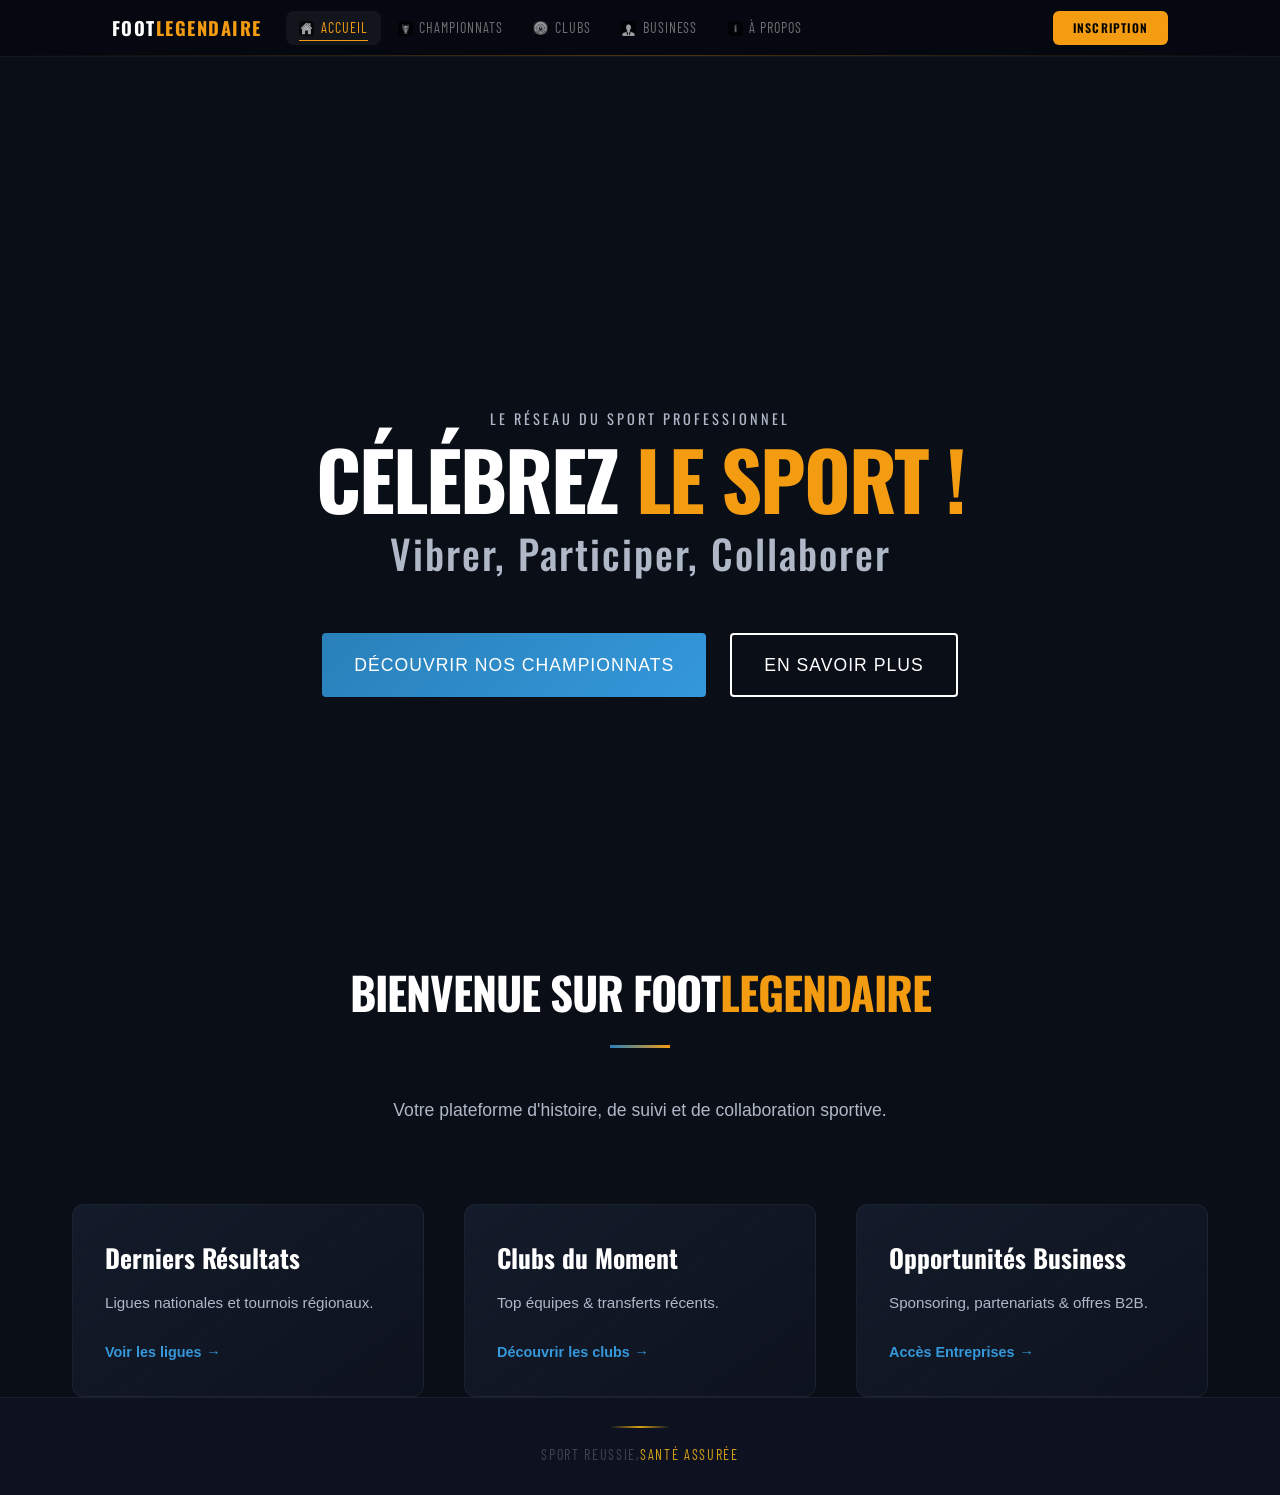
<file: index.html>
<!DOCTYPE html>
<html lang="fr">
<head>
    <meta charset="UTF-8">
    <meta name="viewport" content="width=device-width, initial-scale=1.0">
    <title>Footlegendaire-Passionant</title>
    <link rel="stylesheet" href="style.css">
    <link href="https://fonts.googleapis.com/css2?family=Oswald:wght@600;700&family=Barlow+Condensed:wght@400&display=swap" rel="stylesheet">
   
</head>
<body>
    <header>
        <div class="container">
            <div>

                <div class="logo">
                    FOOT<span class="accent">LEGENDAIRE</span> 
                </div>
                <ul class="nav-links">
                    <li>
                        <a href="index.html" class="active">
                            <img src="image/Home.jpeg" alt="" class="nav-img">
                            Accueil
                        </a>
                    </li>
                    <li>
                        <a href="championat.html">
                            <img src="image/Trophy.jpeg" alt="" class="nav-img">
                            Championnats
                        </a>
                    </li>
                    <li>
                        <a href="club.html">
                            <img src="image/club.jpeg" alt="" class="nav-img">
                            Clubs
                        </a>
                    </li>
                    <li>
                        <a href="business.html">
                            <img src="image/busness.jpeg" alt="" class="nav-img">
                            Business
                        </a>
                    </li>
                    <li>
                        <a href="apropos.html">
                            <img src="image/apropos.jpeg" alt="" class="nav-img">
                            À propos
                        </a>
                    </li>
                </ul>    
                    <a href="form.html" class="inscription">Inscription</a>
                </div>
            </div>    
        </div>
    </header>
    <main class="content-section container">
         <section class="hero-section">
        
        <div class="container hero-container">
            <div class="hero-content">
                <p class="hero-subtitle">Le Réseau du Sport Professionnel</p>
                <h1>CÉLÉBREZ <span class="accent-text">LE SPORT !</span></h1>
                <h2>Vibrer, Participer, Collaborer</h2>
                <div class="hero-btns">
                    <a href="championat.html" class="btn-primary-lg">DÉCOUVRIR NOS CHAMPIONNATS</a>
                    <a href="apropos.html" class="btn-secondary-lg">EN SAVOIR PLUS</a>
                </div>
            </div>
        </div>
    </section>
        <div class="section-title">
            <h2>Bienvenue sur <span class="logo-font">Foot<span class="accent">Legendaire</span></span></h2>
            <div class="divider"></div>
        </div>

        <p class="lead">Votre plateforme d'histoire, de suivi et de collaboration sportive.</p>

        <div class="grid-layout">

            <div class="styled-card">
                <h3>Derniers Résultats</h3>
                <p>Ligues nationales et tournois régionaux.</p>
                <a href="championat.html" class="card-link">Voir les ligues <span class="card-arrow">→</span></a>
            </div>

            <div class="styled-card">
                <h3>Clubs du Moment</h3>
                <p>Top équipes &amp; transferts récents.</p>
                <a href="club.html" class="card-link">Découvrir les clubs <span class="card-arrow">→</span></a>
            </div>

            <div class="styled-card">
                <h3>Opportunités Business</h3>
                <p>Sponsoring, partenariats &amp; offres B2B.</p>
                <a href="business.html" class="card-link">Accès Entreprises <span class="card-arrow">→</span></a>
            </div>

        </div>
    </main>
    <footer>
        <p>Sport reussie,<span>santé assurée</span></p>
    </footer>

</body>
</html>
</file>
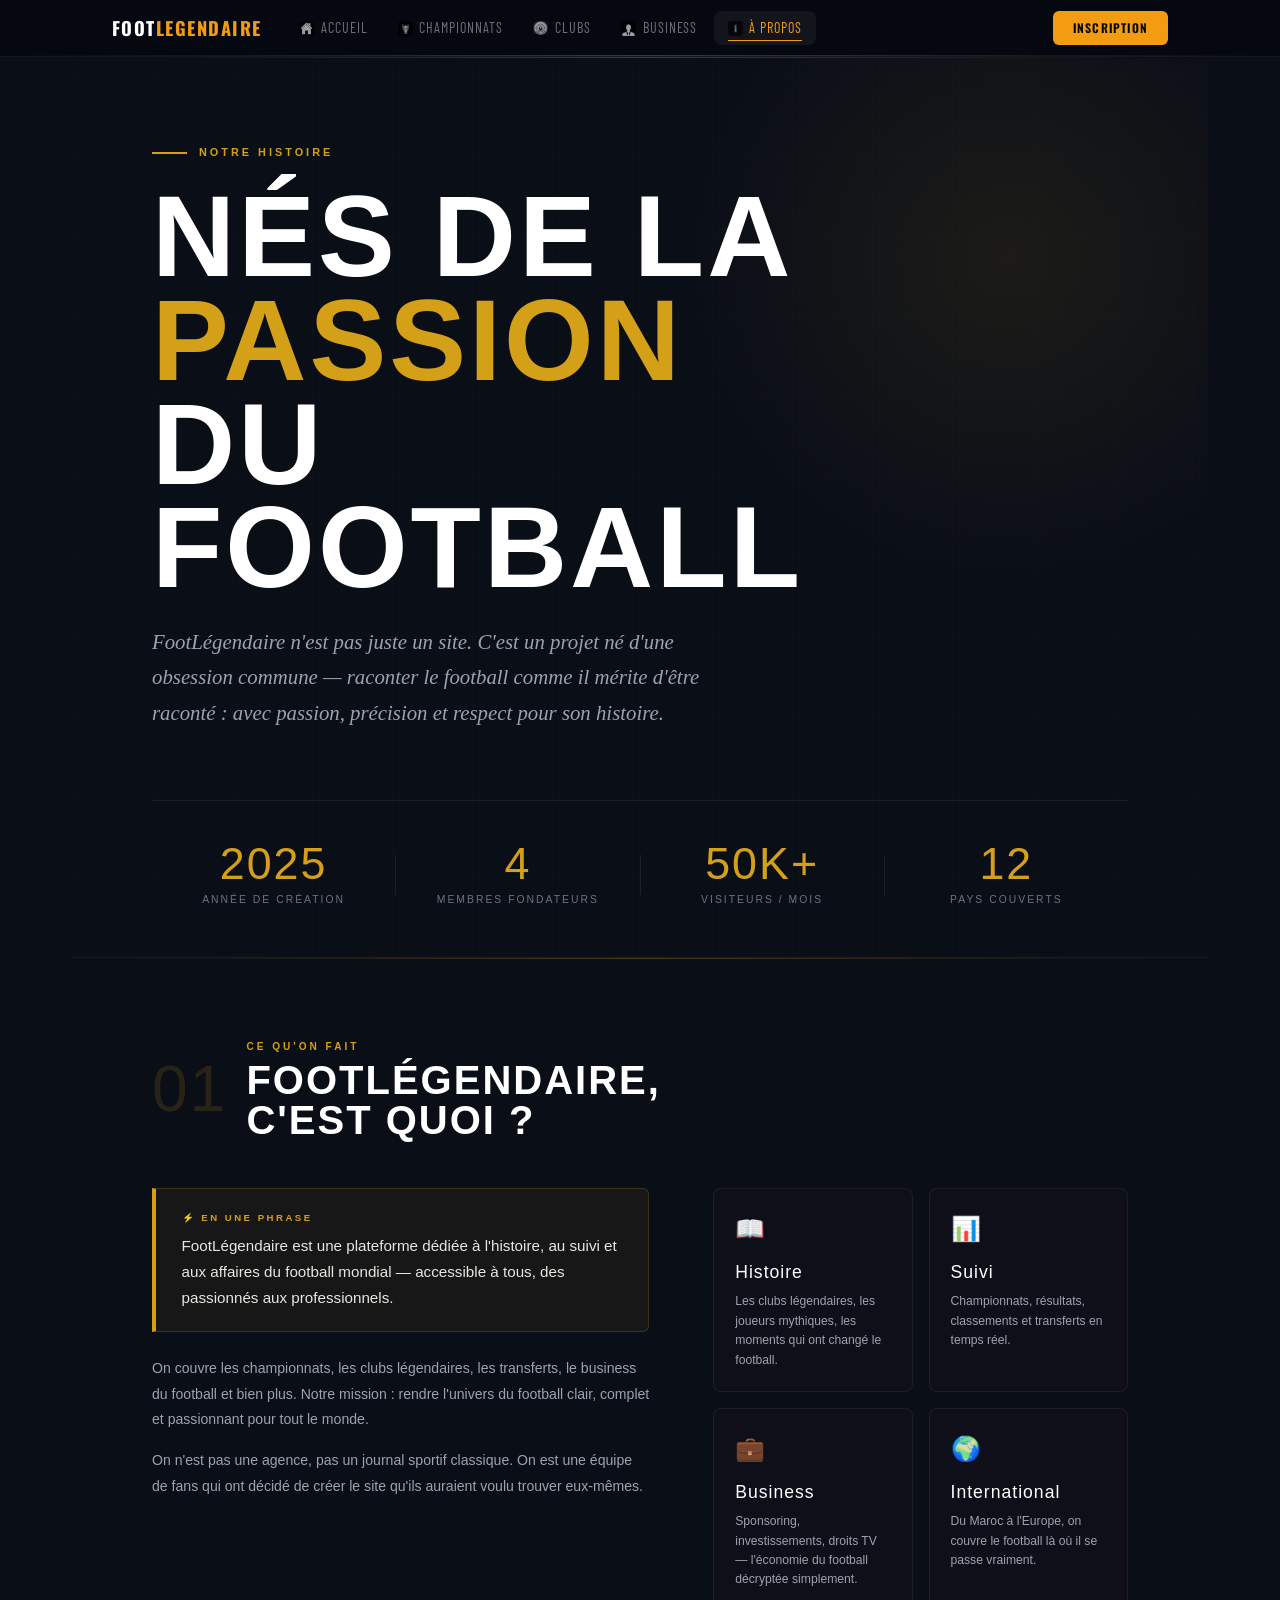
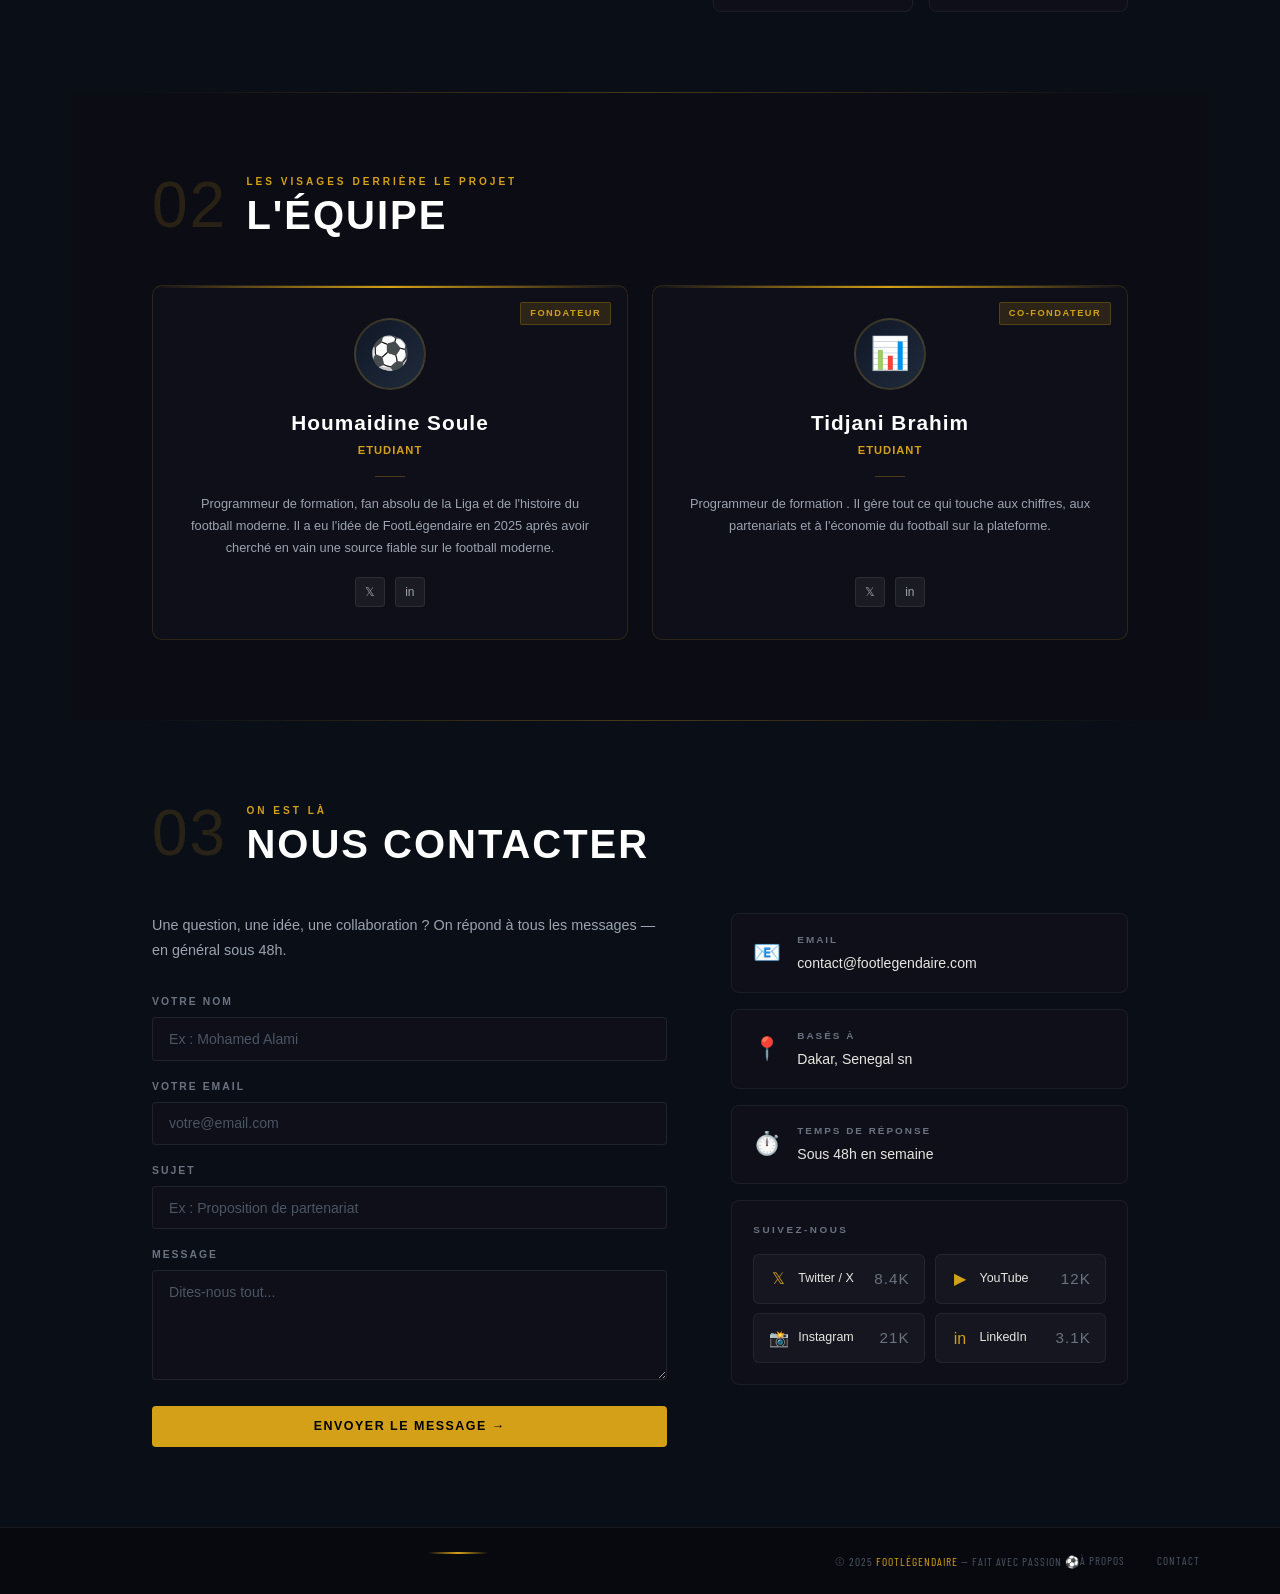
<file: apropos.html>
<!DOCTYPE html>
<html lang="fr">
<head>
    <meta charset="UTF-8">
    <meta name="viewport" content="width=device-width, initial-scale=1.0">
    <title>Footlegendaire-Passionant</title>
    <link rel="stylesheet" href="style.css">
    <link href="https://fonts.googleapis.com/css2?family=Oswald:wght@600;700&family=Barlow+Condensed:wght@400&display=swap" rel="stylesheet">
    <link rel="stylesheet" href="apropos.css">
</head>
<body>
    <header>
        <div class="container">
            <div>

                <div class="logo">
                    FOOT<span class="accent">LEGENDAIRE</span> 
                </div>
                <ul class="nav-links">
                    <li>
                        <a href="index.html">
                            <img src="image/Home.jpeg" alt="" class="nav-img">
                            Accueil
                        </a>
                    </li>
                    <li>
                        <a href="championat.html">
                            <img src="image/Trophy.jpeg" alt="" class="nav-img">
                            Championnats
                        </a>
                    </li>
                    <li>
                        <a href="club.html">
                            <img src="image/club.jpeg" alt="" class="nav-img">
                            Clubs
                        </a>
                    </li>
                    <li>
                        <a href="business.html">
                            <img src="image/busness.jpeg" alt="" class="nav-img">
                            Business
                        </a>
                    </li>
                    <li>
                        <a href="apropos.html" class="active">
                            <img src="image/apropos.jpeg" alt="" class="nav-img">
                            À propos
                        </a>
                    </li>
                </ul>    
                    <a href="form.html" class="inscription">Inscription</a>
                </div>
            </div>    
        </div>
    </header>
    <main class="content-section container">
        <div class="separateur"></div>
       <!-- ══════════════════════════════
       HERO
  ══════════════════════════════ -->
  <section class="section-hero">
    <div class="motif-hero"></div>
    <div class="lueur-hero"></div>

    <div class="contenu-hero">
      <div class="etiquette-hero">
        <div class="barre-etiquette"></div>
        <span>Notre histoire</span>
      </div>
      <h1 class="titre-hero">
        NÉS DE LA<br>
        <span class="accent-or">PASSION</span><br>
        DU FOOTBALL
      </h1>
      <p class="chapeau-hero">
        FootLégendaire n'est pas juste un site. C'est un projet né d'une obsession commune — raconter le football comme il mérite d'être raconté : avec passion, précision et respect pour son histoire.
      </p>
    </div>

    <div class="stat-hero-grille">
      <div class="stat-hero-item">
        <div class="stat-hero-valeur">2025</div>
        <div class="stat-hero-label">Année de création</div>
      </div>
      <div class="stat-hero-separateur"></div>
      <div class="stat-hero-item">
        <div class="stat-hero-valeur">4</div>
        <div class="stat-hero-label">Membres fondateurs</div>
      </div>
      <div class="stat-hero-separateur"></div>
      <div class="stat-hero-item">
        <div class="stat-hero-valeur">50K+</div>
        <div class="stat-hero-label">Visiteurs / mois</div>
      </div>
      <div class="stat-hero-separateur"></div>
      <div class="stat-hero-item">
        <div class="stat-hero-valeur">12</div>
        <div class="stat-hero-label">Pays couverts</div>
      </div>
    </div>
  </section>

  <div class="separateur"></div>

  <!-- ══════════════════════════════
       PRÉSENTATION DU SITE
  ══════════════════════════════ -->
  <section class="section-presentation">

    <div class="en-tete-section">
      <div class="numero-section">01</div>
      <div>
        <div class="sous-titre-section">Ce qu'on fait</div>
        <h2 class="titre-section">FOOTLÉGENDAIRE,<br>C'EST QUOI ?</h2>
      </div>
    </div>

    <div class="mise-en-page-presentation">

      <div class="colonne-texte">
        <div class="boite-resume">
          <div class="label-boite">⚡ En une phrase</div>
          <p class="texte-boite">FootLégendaire est une plateforme dédiée à l'histoire, au suivi et aux affaires du football mondial — accessible à tous, des passionnés aux professionnels.</p>
        </div>
        <p class="paragraphe">On couvre les championnats, les clubs légendaires, les transferts, le business du football et bien plus. Notre mission : rendre l'univers du football clair, complet et passionnant pour tout le monde.</p>
        <p class="paragraphe">On n'est pas une agence, pas un journal sportif classique. On est une équipe de fans qui ont décidé de créer le site qu'ils auraient voulu trouver eux-mêmes.</p>
      </div>

      <div class="colonne-piliers">
        <div class="carte-pilier">
          <div class="icone-pilier">📖</div>
          <div class="nom-pilier">Histoire</div>
          <div class="desc-pilier">Les clubs légendaires, les joueurs mythiques, les moments qui ont changé le football.</div>
        </div>
        <div class="carte-pilier">
          <div class="icone-pilier">📊</div>
          <div class="nom-pilier">Suivi</div>
          <div class="desc-pilier">Championnats, résultats, classements et transferts en temps réel.</div>
        </div>
        <div class="carte-pilier">
          <div class="icone-pilier">💼</div>
          <div class="nom-pilier">Business</div>
          <div class="desc-pilier">Sponsoring, investissements, droits TV — l'économie du football décryptée simplement.</div>
        </div>
        <div class="carte-pilier">
          <div class="icone-pilier">🌍</div>
          <div class="nom-pilier">International</div>
          <div class="desc-pilier">Du Maroc à l'Europe, on couvre le football là où il se passe vraiment.</div>
        </div>
      </div>

    </div>
  </section>

  <div class="separateur"></div>

  <!-- ══════════════════════════════
       ÉQUIPE
  ══════════════════════════════ -->
  <section class="section-equipe">

    <div class="en-tete-section">
      <div class="numero-section">02</div>
      <div>
        <div class="sous-titre-section">Les visages derrière le projet</div>
        <h2 class="titre-section">L'ÉQUIPE</h2>
      </div>
    </div>

    <div class="grille-equipe">

      <div class="carte-membre fondateur">
        <div class="badge-role">Fondateur</div>
        <div class="avatar-membre">⚽</div>
        <h3 class="nom-membre">Houmaidine Soule</h3>
        <p class="poste-membre">Etudiant</p>
        <div class="separateur-membre"></div>
        <p class="bio-membre">Programmeur de formation, fan absolu de la Liga et de l'histoire du football moderne. Il a eu l'idée de FootLégendaire en 2025 après avoir cherché en vain une source fiable sur le football moderne.</p>
        <div class="reseaux-membre">
          <a href="#" class="lien-reseau">𝕏</a>
          <a href="#" class="lien-reseau">in</a>
        </div>
      </div>

      <div class="carte-membre fondateur">
        <div class="badge-role">Co-fondateur</div>
        <div class="avatar-membre">📊</div>
        <h3 class="nom-membre">Tidjani Brahim</h3>
        <p class="poste-membre">Etudiant</p>
        <div class="separateur-membre"></div>
        <p class="bio-membre">Programmeur de formation . Il gère tout ce qui touche aux chiffres, aux partenariats et à l'économie du football sur la plateforme.</p>
        <div class="reseaux-membre">
          <a href="#" class="lien-reseau">𝕏</a>
          <a href="#" class="lien-reseau">in</a>
        </div>
      </div>

      

    </div>
  </section>

  <div class="separateur"></div>

  <!-- ══════════════════════════════
       CONTACT & RÉSEAUX
  ══════════════════════════════ -->
  <section class="section-contact">

    <div class="en-tete-section">
      <div class="numero-section">03</div>
      <div>
        <div class="sous-titre-section">On est là</div>
        <h2 class="titre-section">NOUS CONTACTER</h2>
      </div>
    </div>

    <div class="mise-en-page-contact">

      <!-- Formulaire -->
      <div class="bloc-formulaire">
        <p class="intro-contact">Une question, une idée, une collaboration ? On répond à tous les messages — en général sous 48h.</p>

        <div class="champ-formulaire">
          <label class="label-champ">Votre nom</label>
          <input type="text" class="input-champ" placeholder="Ex : Mohamed Alami">
        </div>
        <div class="champ-formulaire">
          <label class="label-champ">Votre email</label>
          <input type="email" class="input-champ" placeholder="votre@email.com">
        </div>
        <div class="champ-formulaire">
          <label class="label-champ">Sujet</label>
          <input type="text" class="input-champ" placeholder="Ex : Proposition de partenariat">
        </div>
        <div class="champ-formulaire">
          <label class="label-champ">Message</label>
          <textarea class="input-champ textarea-champ" placeholder="Dites-nous tout..."></textarea>
        </div>
        <button class="bouton-envoyer">Envoyer le message →</button>
      </div>

      <!-- Infos contact + réseaux -->
      <div class="bloc-infos-contact">

        <div class="carte-info-contact">
          <div class="icone-contact">📧</div>
          <div>
            <div class="titre-info-contact">Email</div>
            <div class="valeur-info-contact">contact@footlegendaire.com</div>
          </div>
        </div>

        <div class="carte-info-contact">
          <div class="icone-contact">📍</div>
          <div>
            <div class="titre-info-contact">Basés à</div>
            <div class="valeur-info-contact">Dakar, Senegal sn</div>
          </div>
        </div>

        <div class="carte-info-contact">
          <div class="icone-contact">⏱️</div>
          <div>
            <div class="titre-info-contact">Temps de réponse</div>
            <div class="valeur-info-contact">Sous 48h en semaine</div>
          </div>
        </div>

        <div class="bloc-reseaux">
          <p class="titre-reseaux">Suivez-nous</p>
          <div class="grille-reseaux">
            <a href="#" class="carte-reseau">
              <span class="icone-reseau">𝕏</span>
              <span class="nom-reseau">Twitter / X</span>
              <span class="abonnes-reseau">8.4K</span>
            </a>
            <a href="" class="carte-reseau">
              <span class="icone-reseau">▶</span>
              <span class="nom-reseau">YouTube</span>
              <span class="abonnes-reseau">12K</span>
            </a>
            <a href="#" class="carte-reseau">
              <span class="icone-reseau">📸</span>
              <span class="nom-reseau">Instagram</span>
              <span class="abonnes-reseau">21K</span>
            </a>
            <a href="#" class="carte-reseau">
              <span class="icone-reseau">in</span>
              <span class="nom-reseau">LinkedIn</span>
              <span class="abonnes-reseau">3.1K</span>
            </a>
          </div>
        </div>

      </div>
    </div>
  </section>
    </main>
  <footer class="pied-de-page">
    <p class="copyright-pied">© 2025 <span class="texte-or">FootLégendaire</span> — Fait avec passion ⚽</p>
    <div class="liens-pied">
      <a href="#">À propos</a>
      <a href="tel:+227 84 77 81 00">Contact</a>
    </div>
  </footer>

</html>
</file>
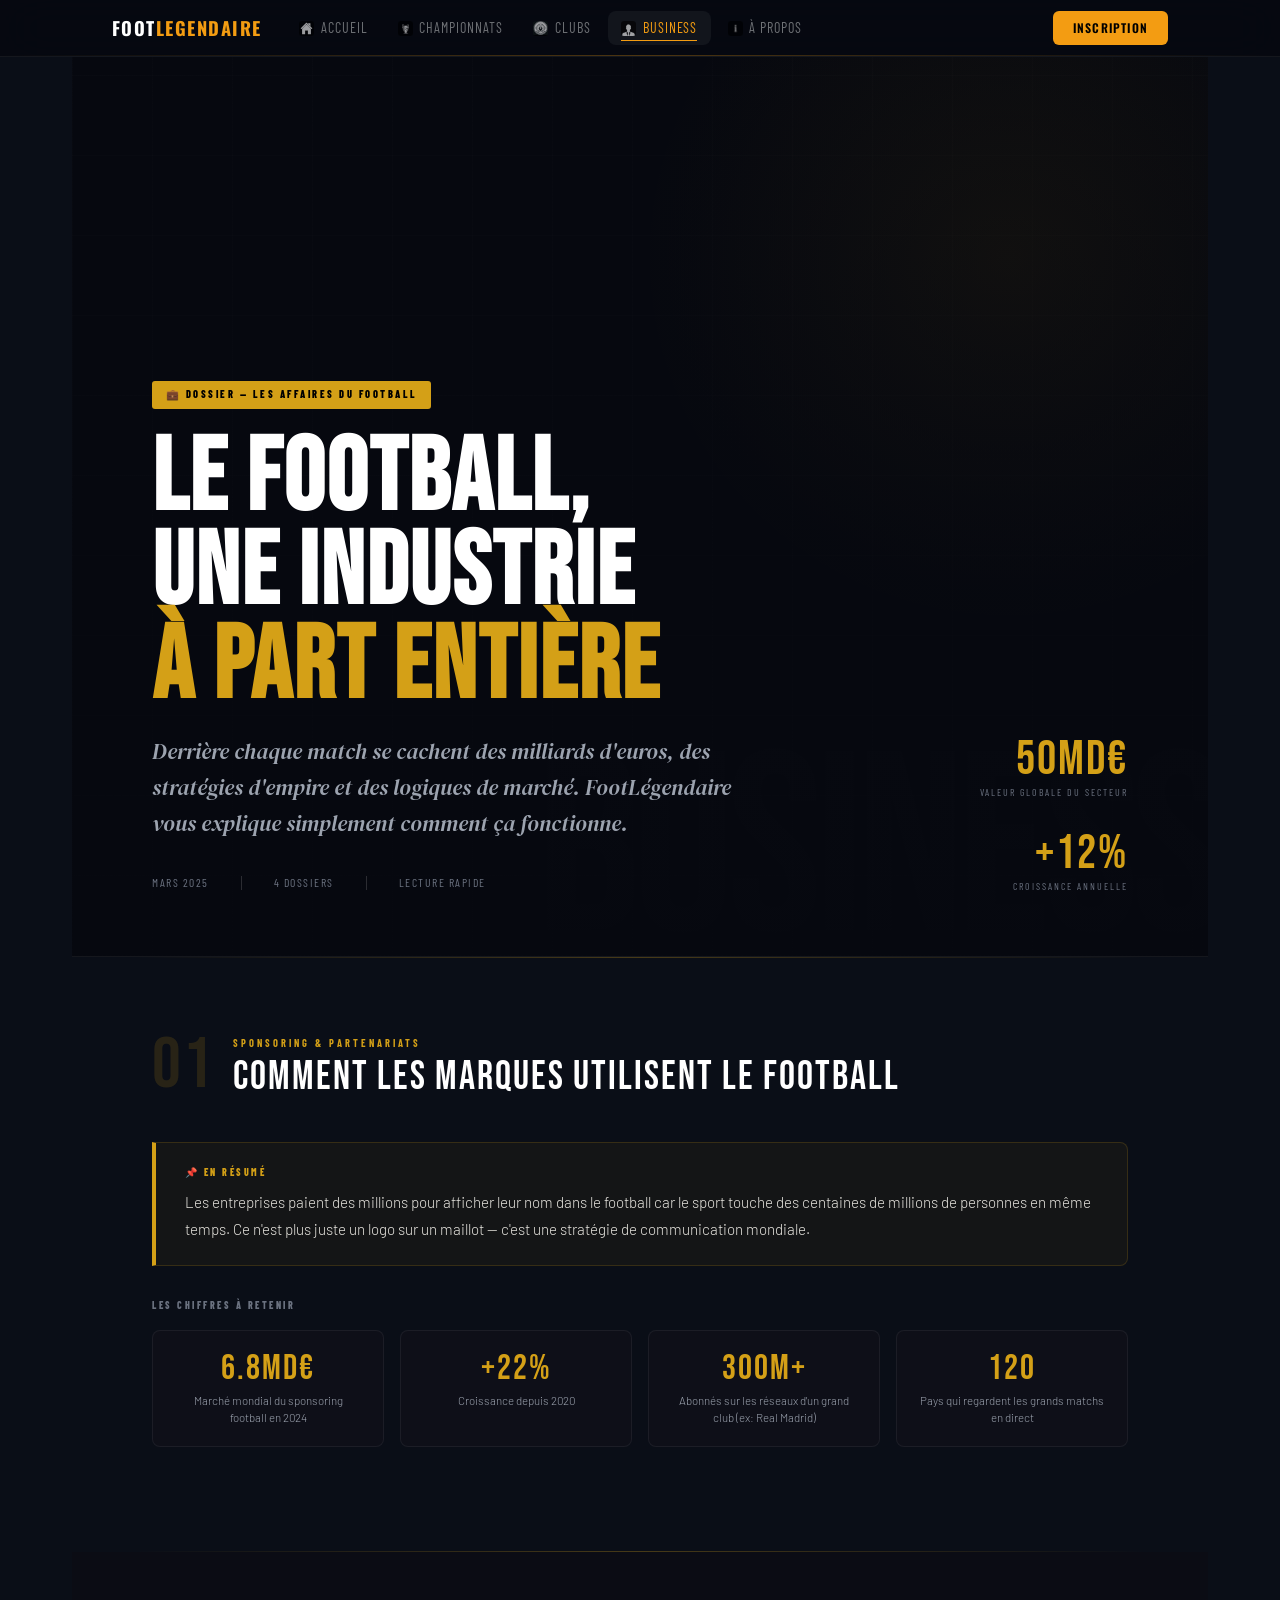
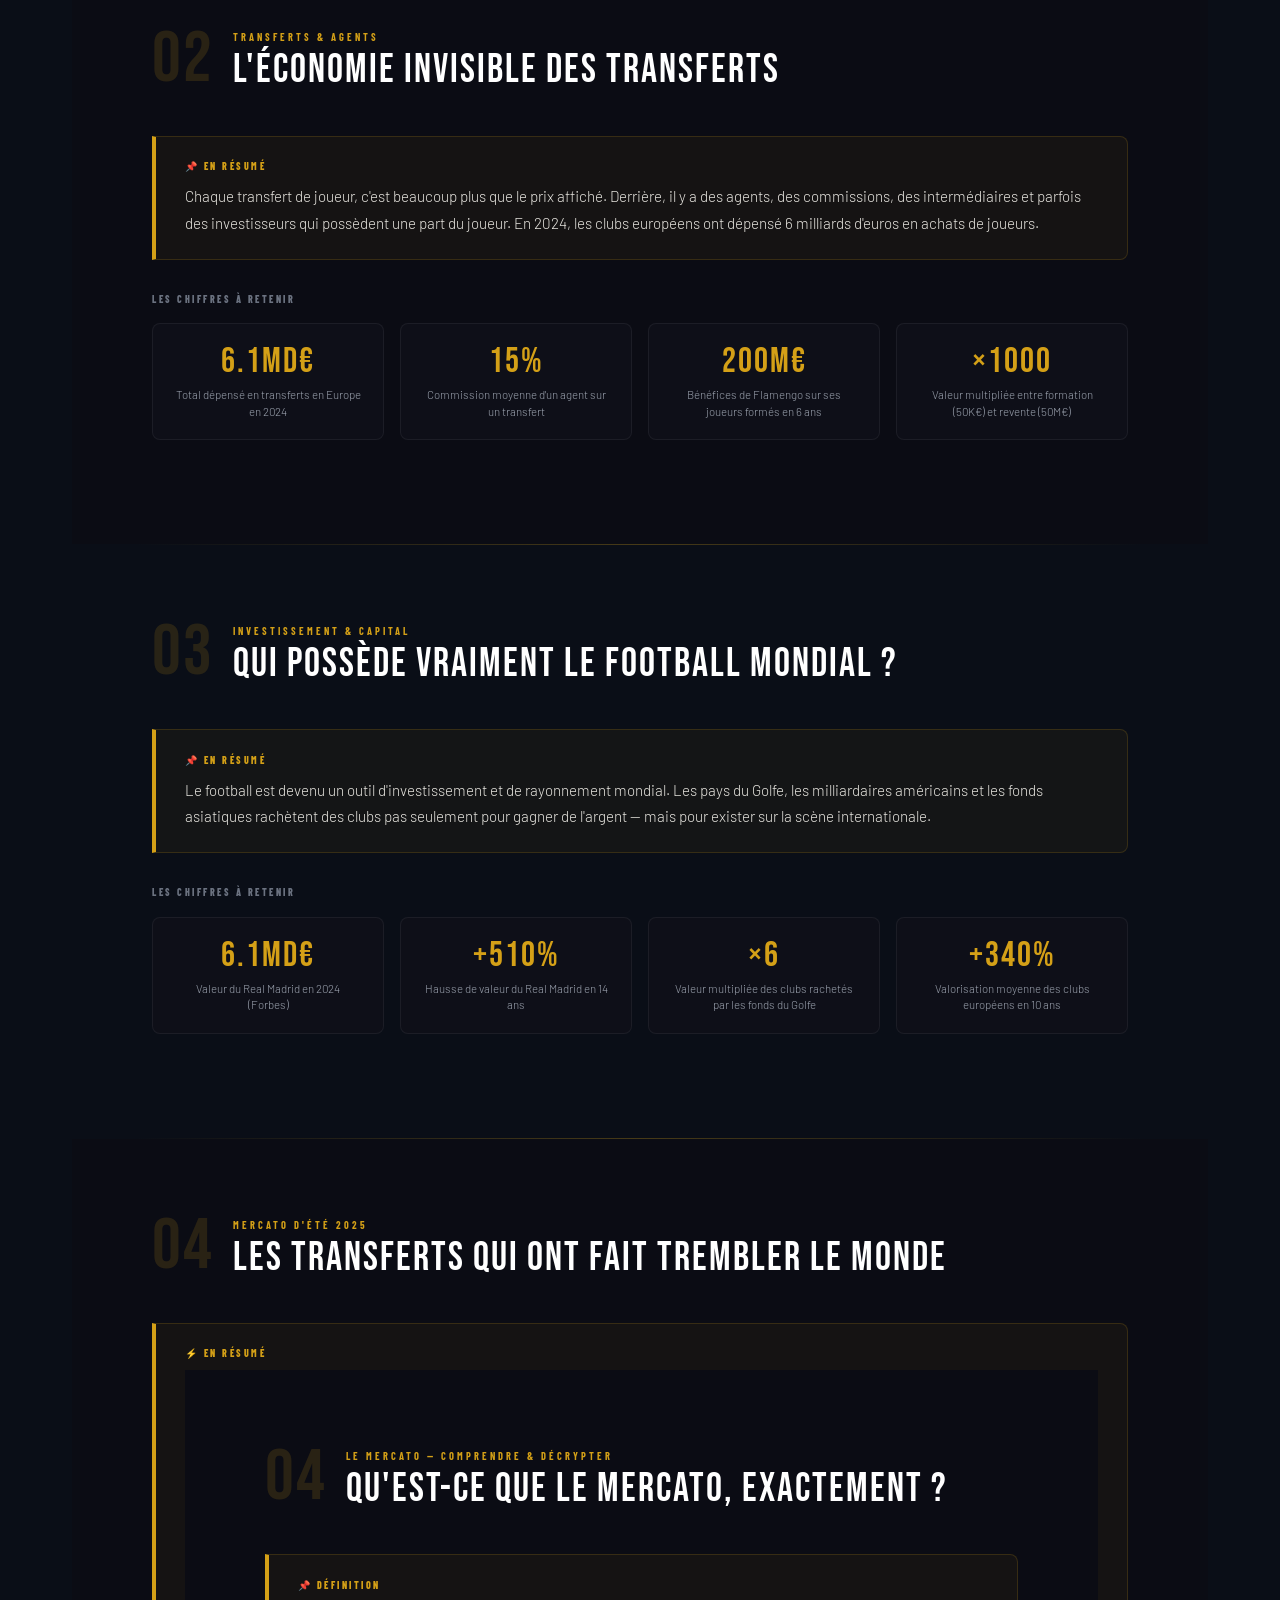
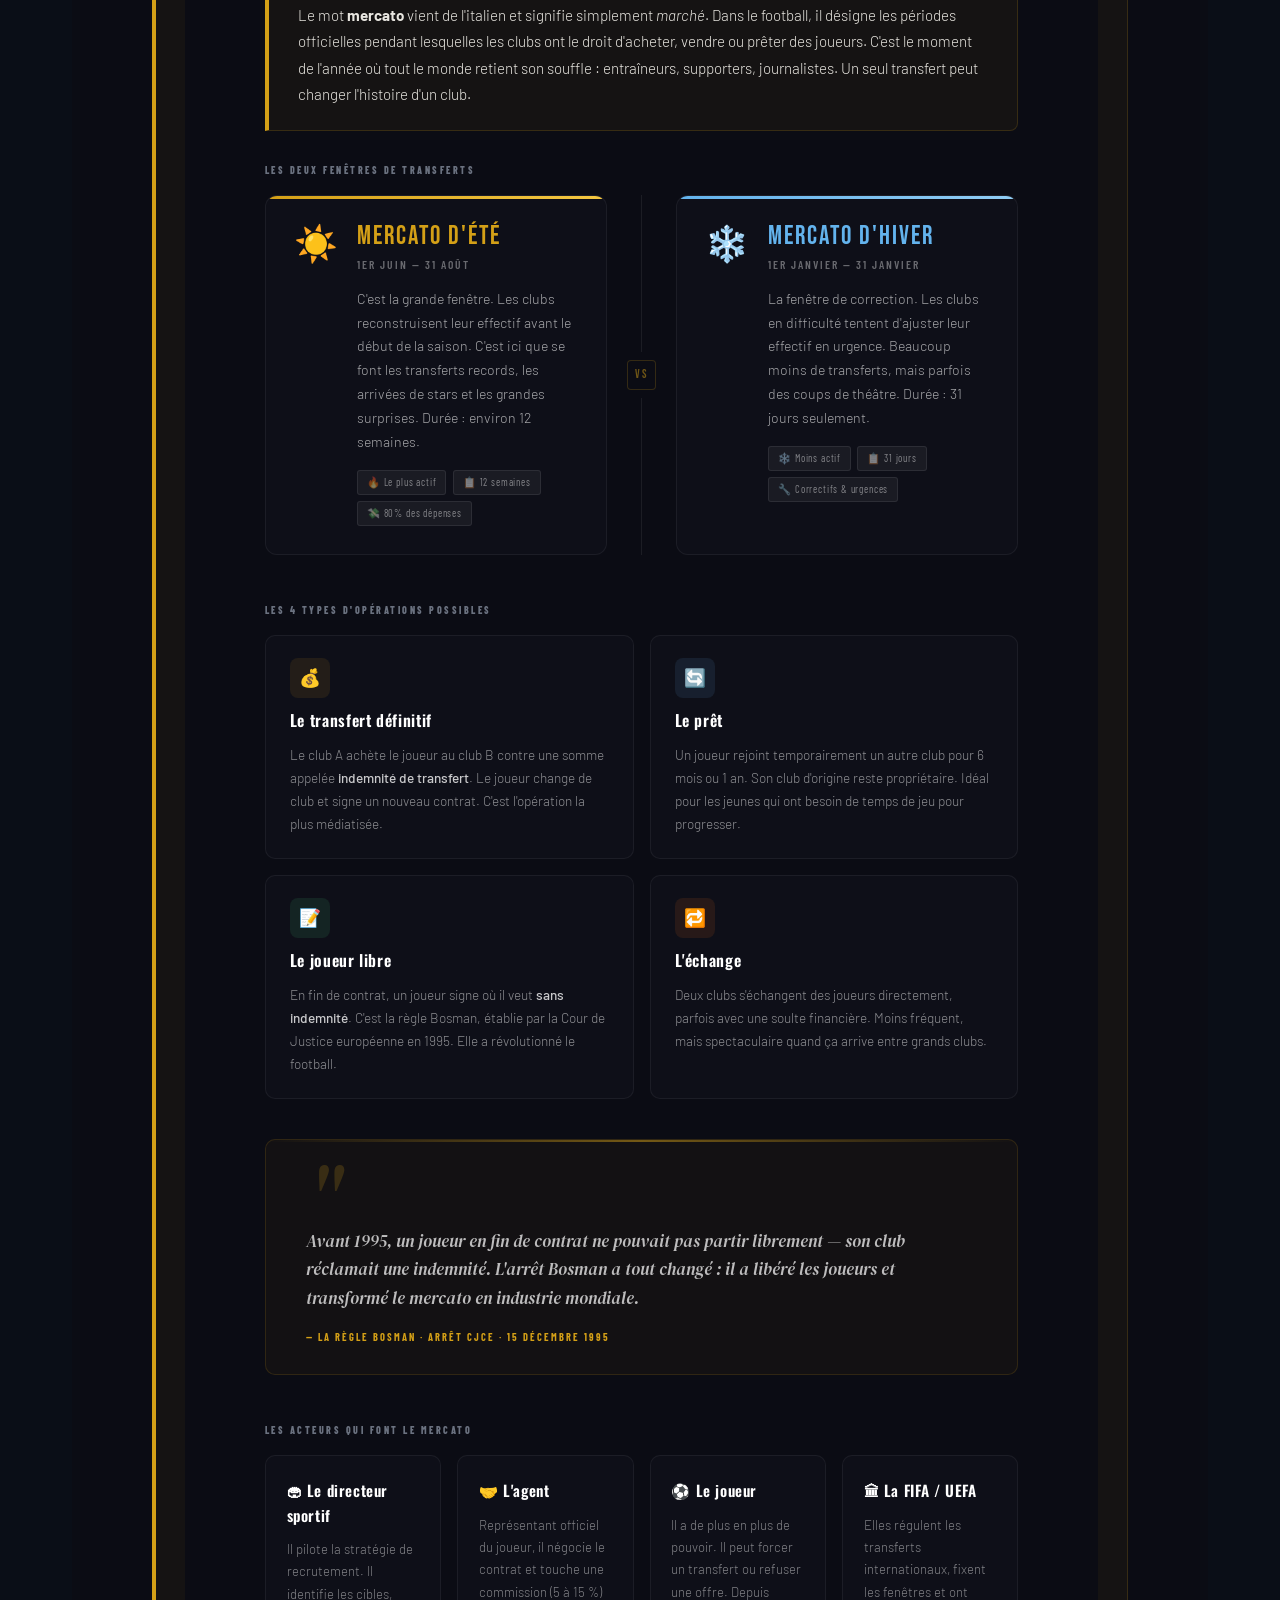
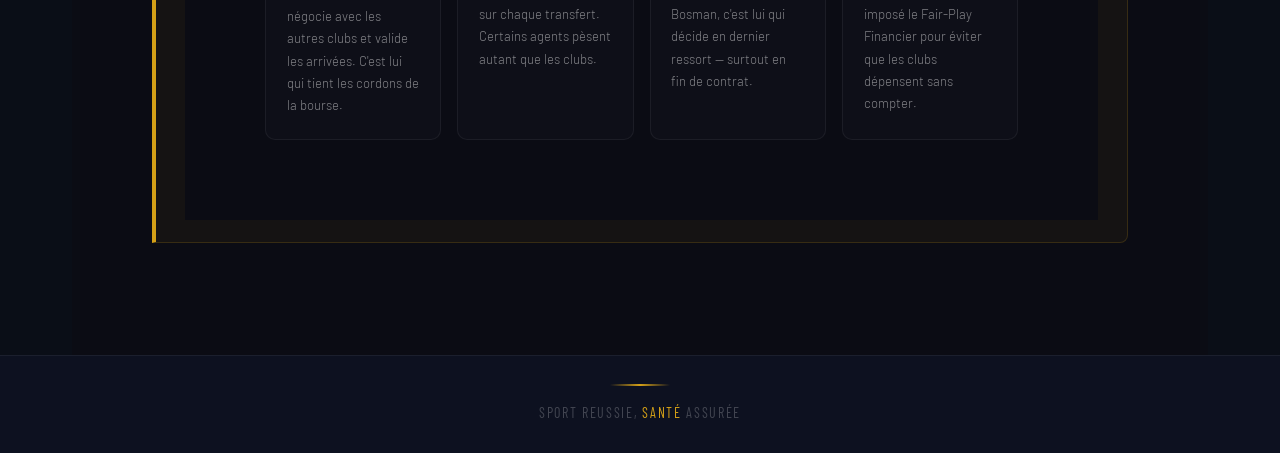
<file: business.html>
<!DOCTYPE html>
<html lang="fr">
<head>
    <meta charset="UTF-8">
    <meta name="viewport" content="width=device-width, initial-scale=1.0">
    <title>FootLégendaire – Business</title>
    <link rel="preconnect" href="https://fonts.googleapis.com">
    <link rel="preconnect" href="https://fonts.gstatic.com" crossorigin>
    <link href="https://fonts.googleapis.com/css2?family=Oswald:wght@300;400;500;600;700&family=Barlow+Condensed:ital,wght@0,300;0,400;0,600;1,300&family=Barlow:wght@300;400&family=Bebas+Neue&family=DM+Serif+Display:ital@1&display=swap" rel="stylesheet">
    <link rel="stylesheet" href="style.css">
    <link rel="stylesheet" href="business.css">
</head>
<body>

    <!-- ══ HEADER ══ -->
    <header>
        <div class="container">
            <div>
                <div class="logo">FOOT<span class="accent">LEGENDAIRE</span></div>
                <ul class="nav-links">
                    <li><a href="index.html"><img src="image/Home.jpeg" alt="" class="nav-img">Accueil</a></li>
                    <li><a href="championat.html"><img src="image/Trophy.jpeg" alt="" class="nav-img">Championnats</a></li>
                    <li><a href="club.html"><img src="image/club.jpeg" alt="" class="nav-img">Clubs</a></li>
                    <li><a href="business.html" class="active"><img src="image/busness.jpeg" alt="" class="nav-img">Business</a></li>
                    <li><a href="apropos.html"><img src="image/apropos.jpeg" alt="" class="nav-img">À propos</a></li>
                </ul>
                <a href="form.html" class="inscription">Inscription</a>
            </div>
        </div>
    </header>

    <main  class="content-section container">

        <!-- ══════════════════════
             HÉRO
        ══════════════════════ -->
        <section class="section-heros">
            <div class="heros-grille-fond"></div>
            <div class="heros-lueur-ronde"></div>
            <div class="heros-contenu">
                <div class="heros-etiquette">💼 Dossier — Les affaires du Football</div>
                <h1 class="heros-titre">
                    LE FOOTBALL,<br>
                    UNE INDUSTRIE<br>
                    <span class="heros-titre-or">À PART ENTIÈRE</span>
                </h1>
                <p class="heros-chapeau">Derrière chaque match se cachent des milliards d'euros, des stratégies d'empire et des logiques de marché. FootLégendaire vous explique simplement comment ça fonctionne.</p>
                <div class="heros-meta">
                    <span>Mars 2025</span>
                    <div class="heros-meta-trait"></div>
                    <span>4 dossiers</span>
                    <div class="heros-meta-trait"></div>
                    <span>Lecture rapide</span>
                </div>
            </div>
            <div class="heros-chiffres">
                <div class="heros-chiffre-bloc">
                    <div class="heros-chiffre-valeur">50Md€</div>
                    <div class="heros-chiffre-libelle">Valeur globale du secteur</div>
                </div>
                <div class="heros-chiffre-bloc">
                    <div class="heros-chiffre-valeur">+12%</div>
                    <div class="heros-chiffre-libelle">Croissance annuelle</div>
                </div>
            </div>
        </section>

        <div class="ligne-separation"></div>

        <!-- ══════════════════════
             DOSSIER 01 — SPONSORING
        ══════════════════════ -->
        <section class="section-dossier">
            <div class="dossier-entete">
                <div class="dossier-numero">01</div>
                <div>
                    <div class="dossier-categorie">Sponsoring & Partenariats</div>
                    <div class="dossier-titre">Comment les marques utilisent le football</div>
                </div>
            </div>
            <div class="dossier-encadre">
                <div class="dossier-encadre-label">📌 En résumé</div>
                <div class="dossier-encadre-texte">Les entreprises paient des millions pour afficher leur nom dans le football car le sport touche des centaines de millions de personnes en même temps. Ce n'est plus juste un logo sur un maillot — c'est une stratégie de communication mondiale.</div>
            </div>
            <p class="dossier-sous-titre">Les chiffres à retenir</p>
            <div class="dossier-chiffres">
                <div class="chiffre-vignette">
                    <div class="chiffre-vignette-valeur">6.8Md€</div>
                    <div class="chiffre-vignette-libelle">Marché mondial du sponsoring football en 2024</div>
                </div>
                <div class="chiffre-vignette">
                    <div class="chiffre-vignette-valeur">+22%</div>
                    <div class="chiffre-vignette-libelle">Croissance depuis 2020</div>
                </div>
                <div class="chiffre-vignette">
                    <div class="chiffre-vignette-valeur">300M+</div>
                    <div class="chiffre-vignette-libelle">Abonnés sur les réseaux d'un grand club (ex: Real Madrid)</div>
                </div>
                <div class="chiffre-vignette">
                    <div class="chiffre-vignette-valeur">120</div>
                    <div class="chiffre-vignette-libelle">Pays qui regardent les grands matchs en direct</div>
                </div>
            </div>
        </section>

        <div class="ligne-separation"></div>

        <!-- ══════════════════════
             DOSSIER 02 — TRANSFERTS
        ══════════════════════ -->
        <section class="section-dossier section-fond-fonce">
            <div class="dossier-entete">
                <div class="dossier-numero">02</div>
                <div>
                    <div class="dossier-categorie">Transferts & Agents</div>
                    <div class="dossier-titre">L'économie invisible des transferts</div>
                </div>
            </div>
            <div class="dossier-encadre">
                <div class="dossier-encadre-label">📌 En résumé</div>
                <div class="dossier-encadre-texte">Chaque transfert de joueur, c'est beaucoup plus que le prix affiché. Derrière, il y a des agents, des commissions, des intermédiaires et parfois des investisseurs qui possèdent une part du joueur. En 2024, les clubs européens ont dépensé 6 milliards d'euros en achats de joueurs.</div>
            </div>
            <p class="dossier-sous-titre">Les chiffres à retenir</p>
            <div class="dossier-chiffres">
                <div class="chiffre-vignette">
                    <div class="chiffre-vignette-valeur">6.1Md€</div>
                    <div class="chiffre-vignette-libelle">Total dépensé en transferts en Europe en 2024</div>
                </div>
                <div class="chiffre-vignette">
                    <div class="chiffre-vignette-valeur">15%</div>
                    <div class="chiffre-vignette-libelle">Commission moyenne d'un agent sur un transfert</div>
                </div>
                <div class="chiffre-vignette">
                    <div class="chiffre-vignette-valeur">200M€</div>
                    <div class="chiffre-vignette-libelle">Bénéfices de Flamengo sur ses joueurs formés en 6 ans</div>
                </div>
                <div class="chiffre-vignette">
                    <div class="chiffre-vignette-valeur">×1000</div>
                    <div class="chiffre-vignette-libelle">Valeur multipliée entre formation (50K€) et revente (50M€)</div>
                </div>
            </div>
        </section>

        <div class="ligne-separation"></div>

        <!-- ══════════════════════
             DOSSIER 03 — INVESTISSEMENT
        ══════════════════════ -->
        <section class="section-dossier">
            <div class="dossier-entete">
                <div class="dossier-numero">03</div>
                <div>
                    <div class="dossier-categorie">Investissement & Capital</div>
                    <div class="dossier-titre">Qui possède vraiment le football mondial ?</div>
                </div>
            </div>
            <div class="dossier-encadre">
                <div class="dossier-encadre-label">📌 En résumé</div>
                <div class="dossier-encadre-texte">Le football est devenu un outil d'investissement et de rayonnement mondial. Les pays du Golfe, les milliardaires américains et les fonds asiatiques rachètent des clubs pas seulement pour gagner de l'argent — mais pour exister sur la scène internationale.</div>
            </div>
            <p class="dossier-sous-titre">Les chiffres à retenir</p>
            <div class="dossier-chiffres">
                <div class="chiffre-vignette">
                    <div class="chiffre-vignette-valeur">6.1Md€</div>
                    <div class="chiffre-vignette-libelle">Valeur du Real Madrid en 2024 (Forbes)</div>
                </div>
                <div class="chiffre-vignette">
                    <div class="chiffre-vignette-valeur">+510%</div>
                    <div class="chiffre-vignette-libelle">Hausse de valeur du Real Madrid en 14 ans</div>
                </div>
                <div class="chiffre-vignette">
                    <div class="chiffre-vignette-valeur">×6</div>
                    <div class="chiffre-vignette-libelle">Valeur multipliée des clubs rachetés par les fonds du Golfe</div>
                </div>
                <div class="chiffre-vignette">
                    <div class="chiffre-vignette-valeur">+340%</div>
                    <div class="chiffre-vignette-libelle">Valorisation moyenne des clubs européens en 10 ans</div>
                </div>
            </div>
        </section>

        <div class="ligne-separation"></div>

        <!-- ══════════════════════
             DOSSIER 04 — MERCATO
        ══════════════════════ -->
        <section class="section-dossier section-fond-fonce section-mercato">

            <div class="dossier-entete">
                <div class="dossier-numero">04</div>
                <div>
                    <div class="dossier-categorie">Mercato d'été 2025</div>
                    <div class="dossier-titre">Les transferts qui ont fait trembler le monde</div>
                </div>
            </div>

            <div class="dossier-encadre">
                <div class="dossier-encadre-label">⚡ En résumé</div>
        <!-- ══════════════════════
             DOSSIER 04 — MERCATO
        ══════════════════════ -->
        <section class="section-dossier section-fond-fonce section-mercato">

            <div class="dossier-entete">
                <div class="dossier-numero">04</div>
                <div>
                    <div class="dossier-categorie">Le Mercato — Comprendre & Décrypter</div>
                    <div class="dossier-titre">Qu'est-ce que le mercato, exactement ?</div>
                </div>
            </div>

            <div class="dossier-encadre">
                <div class="dossier-encadre-label">📌 Définition</div>
                <div class="dossier-encadre-texte">Le mot <strong>mercato</strong> vient de l'italien et signifie simplement <em>marché</em>. Dans le football, il désigne les périodes officielles pendant lesquelles les clubs ont le droit d'acheter, vendre ou prêter des joueurs. C'est le moment de l'année où tout le monde retient son souffle : entraîneurs, supporters, journalistes. Un seul transfert peut changer l'histoire d'un club.</div>
            </div>

            <!-- Deux fenêtres -->
            <p class="dossier-sous-titre">Les deux fenêtres de transferts</p>
            <div class="mercato-frise">

                <div class="mercato-fenetre mercato-fenetre-ete">
                    <div class="mercato-fenetre-icone">☀️</div>
                    <div class="mercato-fenetre-corps">
                        <div class="mercato-fenetre-nom">Mercato d'été</div>
                        <div class="mercato-fenetre-periode">1er juin — 31 août</div>
                        <div class="mercato-fenetre-description">C'est la grande fenêtre. Les clubs reconstruisent leur effectif avant le début de la saison. C'est ici que se font les transferts records, les arrivées de stars et les grandes surprises. Durée : environ 12 semaines.</div>
                        <div class="mercato-fenetre-tags">
                            <span class="mercato-tag">🔥 Le plus actif</span>
                            <span class="mercato-tag">📋 12 semaines</span>
                            <span class="mercato-tag">💸 80% des dépenses</span>
                        </div>
                    </div>
                </div>

                <div class="mercato-frise-separateur">
                    <div class="mercato-frise-ligne"></div>
                    <div class="mercato-frise-point">VS</div>
                    <div class="mercato-frise-ligne"></div>
                </div>

                <div class="mercato-fenetre mercato-fenetre-hiver">
                    <div class="mercato-fenetre-icone">❄️</div>
                    <div class="mercato-fenetre-corps">
                        <div class="mercato-fenetre-nom">Mercato d'hiver</div>
                        <div class="mercato-fenetre-periode">1er janvier — 31 janvier</div>
                        <div class="mercato-fenetre-description">La fenêtre de correction. Les clubs en difficulté tentent d'ajuster leur effectif en urgence. Beaucoup moins de transferts, mais parfois des coups de théâtre. Durée : 31 jours seulement.</div>
                        <div class="mercato-fenetre-tags">
                            <span class="mercato-tag">❄️ Moins actif</span>
                            <span class="mercato-tag">📋 31 jours</span>
                            <span class="mercato-tag">🔧 Correctifs & urgences</span>
                        </div>
                    </div>
                </div>

            </div>

            <!-- 4 opérations -->
            <p class="dossier-sous-titre" style="margin-top:3rem;">Les 4 types d'opérations possibles</p>
            <div class="mercato-operations">

                <div class="mercato-operation">
                    <div class="mercato-operation-icone" style="color:#d4a017;background:rgba(212,160,23,0.1);">💰</div>
                    <div class="mercato-operation-nom">Le transfert définitif</div>
                    <div class="mercato-operation-texte">Le club A achète le joueur au club B contre une somme appelée <strong>indemnité de transfert</strong>. Le joueur change de club et signe un nouveau contrat. C'est l'opération la plus médiatisée.</div>
                </div>

                <div class="mercato-operation">
                    <div class="mercato-operation-icone" style="color:#63b3ed;background:rgba(99,179,237,0.1);">🔄</div>
                    <div class="mercato-operation-nom">Le prêt</div>
                    <div class="mercato-operation-texte">Un joueur rejoint temporairement un autre club pour 6 mois ou 1 an. Son club d'origine reste propriétaire. Idéal pour les jeunes qui ont besoin de temps de jeu pour progresser.</div>
                </div>

                <div class="mercato-operation">
                    <div class="mercato-operation-icone" style="color:#4ade80;background:rgba(74,222,128,0.1);">📝</div>
                    <div class="mercato-operation-nom">Le joueur libre</div>
                    <div class="mercato-operation-texte">En fin de contrat, un joueur signe où il veut <strong>sans indemnité</strong>. C'est la règle Bosman, établie par la Cour de Justice européenne en 1995. Elle a révolutionné le football.</div>
                </div>

                <div class="mercato-operation">
                    <div class="mercato-operation-icone" style="color:#f97316;background:rgba(249,115,22,0.1);">🔁</div>
                    <div class="mercato-operation-nom">L'échange</div>
                    <div class="mercato-operation-texte">Deux clubs s'échangent des joueurs directement, parfois avec une soulte financière. Moins fréquent, mais spectaculaire quand ça arrive entre grands clubs.</div>
                </div>

            </div>

            <!-- Citation Bosman -->
            <div class="mercato-citation">
                <div class="mercato-citation-guillemet">"</div>
                <div class="mercato-citation-texte">Avant 1995, un joueur en fin de contrat ne pouvait pas partir librement — son club réclamait une indemnité. L'arrêt Bosman a tout changé : il a libéré les joueurs et transformé le mercato en industrie mondiale.</div>
                <div class="mercato-citation-source">— La règle Bosman · Arrêt CJCE · 15 décembre 1995</div>
            </div>

            <!-- Acteurs -->
            <p class="dossier-sous-titre" style="margin-top:3rem;">Les acteurs qui font le mercato</p>
            <div class="mercato-acteurs">

                <div class="mercato-acteur">
                    <div class="mercato-acteur-titre">🏟 Le directeur sportif</div>
                    <div class="mercato-acteur-role">Il pilote la stratégie de recrutement. Il identifie les cibles, négocie avec les autres clubs et valide les arrivées. C'est lui qui tient les cordons de la bourse.</div>
                </div>

                <div class="mercato-acteur">
                    <div class="mercato-acteur-titre">🤝 L'agent</div>
                    <div class="mercato-acteur-role">Représentant officiel du joueur, il négocie le contrat et touche une commission (5 à 15 %) sur chaque transfert. Certains agents pèsent autant que les clubs.</div>
                </div>

                <div class="mercato-acteur">
                    <div class="mercato-acteur-titre">⚽ Le joueur</div>
                    <div class="mercato-acteur-role">Il a de plus en plus de pouvoir. Il peut forcer un transfert ou refuser une offre. Depuis Bosman, c'est lui qui décide en dernier ressort — surtout en fin de contrat.</div>
                </div>

                <div class="mercato-acteur">
                    <div class="mercato-acteur-titre">🏛 La FIFA / UEFA</div>
                    <div class="mercato-acteur-role">Elles régulent les transferts internationaux, fixent les fenêtres et ont imposé le Fair-Play Financier pour éviter que les clubs dépensent sans compter.</div>
                </div>

            </div>

        </section>
 

    </main>
    </main>

    <footer>
        <p>Sport reussie, <span>santé</span> assurée</p>
    </footer>

</body>
</html>
</file>
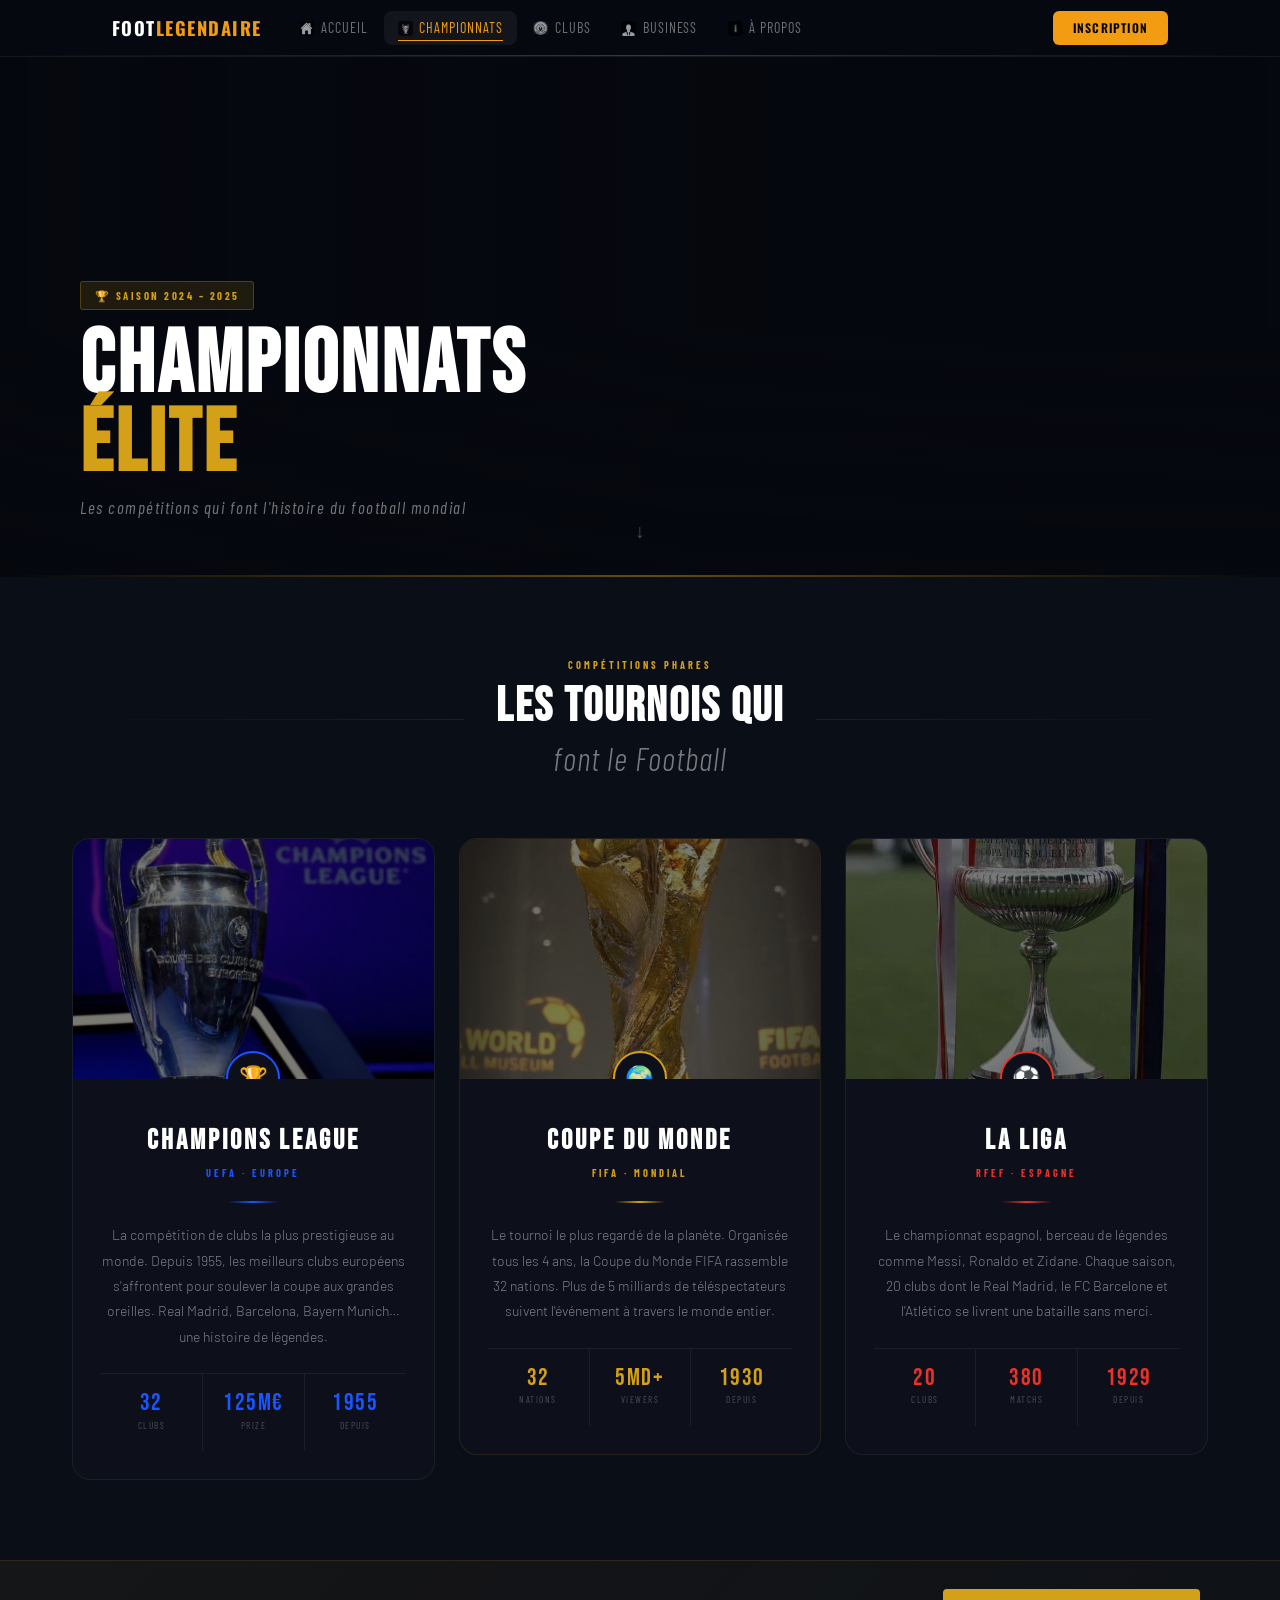
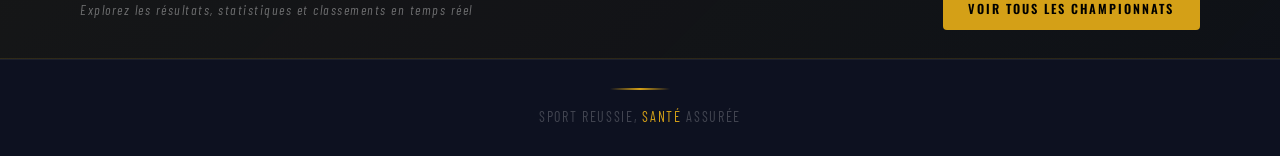
<file: championat.html>
<!DOCTYPE html>
<html lang="fr">
<head>
    <meta charset="UTF-8">
    <meta name="viewport" content="width=device-width, initial-scale=1.0">
    <title>FootLégendaire – Championnats</title>
    <link rel="preconnect" href="https://fonts.googleapis.com">
    <link rel="preconnect" href="https://fonts.gstatic.com" crossorigin>
    <link href="https://fonts.googleapis.com/css2?family=Oswald:wght@300;400;500;600;700&family=Barlow+Condensed:ital,wght@0,300;0,400;0,600;1,300&family=Barlow:wght@300;400&family=Bebas+Neue&display=swap" rel="stylesheet">
    <link rel="stylesheet" href="style.css">
    <link rel="stylesheet" href="championat.css">
</head>
<body>

    <!-- ══ HEADER ══ -->
    <header>
        <div class="container">
            <div>
                <div class="logo">FOOT<span class="accent">LEGENDAIRE</span></div>
                <ul class="nav-links">
                    <li><a href="index.html"><img src="image/Home.jpeg" alt="" class="nav-img">Accueil</a></li>
                    <li><a href="championat.html" class="active"><img src="image/Trophy.jpeg" alt="" class="nav-img">Championnats</a></li>
                    <li><a href="club.html"><img src="image/club.jpeg" alt="" class="nav-img">Clubs</a></li>
                    <li><a href="business.html"><img src="image/busness.jpeg" alt="" class="nav-img">Business</a></li>
                    <li><a href="apropos.html"><img src="image/apropos.jpeg" alt="" class="nav-img">À propos</a></li>
                </ul>
                <a href="form.html" class="inscription">Inscription</a>
            </div>
        </div>
    </header>

    <main>

        <!-- ══ VIDÉO HÉRO ══ -->
        <section class="section-video">
            <div class="video-enveloppe">
                <video src="image/video.mp4" width="100%" height="100%" loop autoplay muted playsinline></video>
                <div class="video-voile"></div>
                <div class="video-contenu">
                    <div class="video-etiquette">🏆 Saison 2024 – 2025</div>
                    <h1 class="video-titre">CHAMPIONNATS<br><span class="video-titre-or">ÉLITE</span></h1>
                    <p class="video-sous-titre">Les compétitions qui font l'histoire du football mondial</p>
                </div>
                <div class="video-defilement">
                    <span>↓</span>
                </div>
            </div>
        </section>

        <!-- ══ TITRE SECTION ══ -->
        <div class="container">
            <div class="entete-section">
                <div class="entete-section-trait"></div>
                <div class="entete-section-texte">
                    <span class="entete-section-label">Compétitions phares</span>
                    <h2 class="entete-section-titre">Les Tournois qui<br><em>font le Football</em></h2>
                </div>
                <div class="entete-section-trait"></div>
            </div>
        </div>

        <!-- ══ GRILLE CHAMPIONNATS ══ -->
        <div class="container">
            <div class="grille-championnats">

                <!-- CHAMPIONS LEAGUE -->
                <article class="carte-championnat" style="--couleur-accent:#1a56ff;--couleur-accent-clair:rgba(26,86,255,0.15);">
                    <div class="carte-image-zone">
                        <a href="https://fr.uefa.com/uefachampionsleague/" target="_blank" rel="noopener">
                            <img src="image/league.jpeg" alt="UEFA Champions League" class="carte-image">
                        </a>
                        <div class="carte-image-voile"></div>
                        <div class="carte-medaillon">🏆</div>
                        <div class="carte-rang">01</div>
                        <div class="carte-lien-externe">
                            <span class="carte-lien-icone">↗</span>
                            <span>Site officiel</span>
                        </div>
                    </div>
                    <div class="carte-corps">
                        <div class="carte-en-tete">
                            <h2 class="carte-titre">Champions League</h2>
                            <span class="carte-organisme">UEFA · Europe</span>
                        </div>
                        <div class="carte-separateur"></div>
                        <p class="carte-description">La compétition de clubs la plus prestigieuse au monde. Depuis 1955, les meilleurs clubs européens s'affrontent pour soulever la coupe aux grandes oreilles. Real Madrid, Barcelona, Bayern Munich… une histoire de légendes.</p>
                        <div class="carte-statistiques">
                            <div class="carte-stat">
                                <span class="carte-stat-valeur">32</span>
                                <span class="carte-stat-libelle">Clubs</span>
                            </div>
                            <div class="carte-stat-trait"></div>
                            <div class="carte-stat">
                                <span class="carte-stat-valeur">125M€</span>
                                <span class="carte-stat-libelle">Prize</span>
                            </div>
                            <div class="carte-stat-trait"></div>
                            <div class="carte-stat">
                                <span class="carte-stat-valeur">1955</span>
                                <span class="carte-stat-libelle">Depuis</span>
                            </div>
                        </div>
                    </div>
                </article>

                <!-- COUPE DU MONDE -->
                <article class="carte-championnat carte-mise-en-avant" style="--couleur-accent:#d4a017;--couleur-accent-clair:rgba(212,160,23,0.15);">
                    <div class="carte-image-zone">
                        <a href="https://www.fifa.com/fr/tournaments/mens/worldcup" target="_blank" rel="noopener">
                            <img src="image/monde.jpeg" alt="Coupe du Monde FIFA" class="carte-image">
                        </a>
                        <div class="carte-image-voile"></div>
                        <div class="carte-medaillon">🌍</div>
                        <div class="carte-rang">02</div>
                        <div class="carte-badge-vedette">⭐ Événement Mondial</div>
                        <div class="carte-lien-externe">
                            <span class="carte-lien-icone">↗</span>
                            <span>Site officiel</span>
                        </div>
                    </div>
                    <div class="carte-corps">
                        <div class="carte-en-tete">
                            <h2 class="carte-titre">Coupe du Monde</h2>
                            <span class="carte-organisme">FIFA · Mondial</span>
                        </div>
                        <div class="carte-separateur"></div>
                        <p class="carte-description">Le tournoi le plus regardé de la planète. Organisée tous les 4 ans, la Coupe du Monde FIFA rassemble 32 nations. Plus de 5 milliards de téléspectateurs suivent l'événement à travers le monde entier.</p>
                        <div class="carte-statistiques">
                            <div class="carte-stat">
                                <span class="carte-stat-valeur">32</span>
                                <span class="carte-stat-libelle">Nations</span>
                            </div>
                            <div class="carte-stat-trait"></div>
                            <div class="carte-stat">
                                <span class="carte-stat-valeur">5Md+</span>
                                <span class="carte-stat-libelle">Viewers</span>
                            </div>
                            <div class="carte-stat-trait"></div>
                            <div class="carte-stat">
                                <span class="carte-stat-valeur">1930</span>
                                <span class="carte-stat-libelle">Depuis</span>
                            </div>
                        </div>
                    </div>
                </article>

                <!-- LA LIGA -->
                <article class="carte-championnat" style="--couleur-accent:#e8322a;--couleur-accent-clair:rgba(232,50,42,0.15);">
                    <div class="carte-image-zone">
                        <a href="https://www.laliga.com/en-GB" target="_blank" rel="noopener">
                            <img src="image/liga.jpeg" alt="La Liga" class="carte-image">
                        </a>
                        <div class="carte-image-voile"></div>
                        <div class="carte-medaillon">⚽</div>
                        <div class="carte-rang">03</div>
                        <div class="carte-lien-externe">
                            <span class="carte-lien-icone">↗</span>
                            <span>Site officiel</span>
                        </div>
                    </div>
                    <div class="carte-corps">
                        <div class="carte-en-tete">
                            <h2 class="carte-titre">La Liga</h2>
                            <span class="carte-organisme">RFEF · Espagne</span>
                        </div>
                        <div class="carte-separateur"></div>
                        <p class="carte-description">Le championnat espagnol, berceau de légendes comme Messi, Ronaldo et Zidane. Chaque saison, 20 clubs dont le Real Madrid, le FC Barcelone et l'Atlético se livrent une bataille sans merci.</p>
                        <div class="carte-statistiques">
                            <div class="carte-stat">
                                <span class="carte-stat-valeur">20</span>
                                <span class="carte-stat-libelle">Clubs</span>
                            </div>
                            <div class="carte-stat-trait"></div>
                            <div class="carte-stat">
                                <span class="carte-stat-valeur">380</span>
                                <span class="carte-stat-libelle">Matchs</span>
                            </div>
                            <div class="carte-stat-trait"></div>
                            <div class="carte-stat">
                                <span class="carte-stat-valeur">1929</span>
                                <span class="carte-stat-libelle">Depuis</span>
                            </div>
                        </div>
                    </div>
                </article>

            </div>
        </div>

        <!-- ══ BANDEAU BAS ══ -->
        <div class="bandeau-bas">
            <div class="bandeau-bas-texte">Explorez les résultats, statistiques et classements en temps réel</div>
            <a href="https://www.fifa.com/fr/tournaments/mens/worldcup%C2%A0" class="bandeau-bas-bouton">Voir tous les championnats</a>
        </div>

    </main>

    <footer>
        <p>Sport reussie, <span>santé</span> assurée</p>
    </footer>

</body>
</html>
</file>
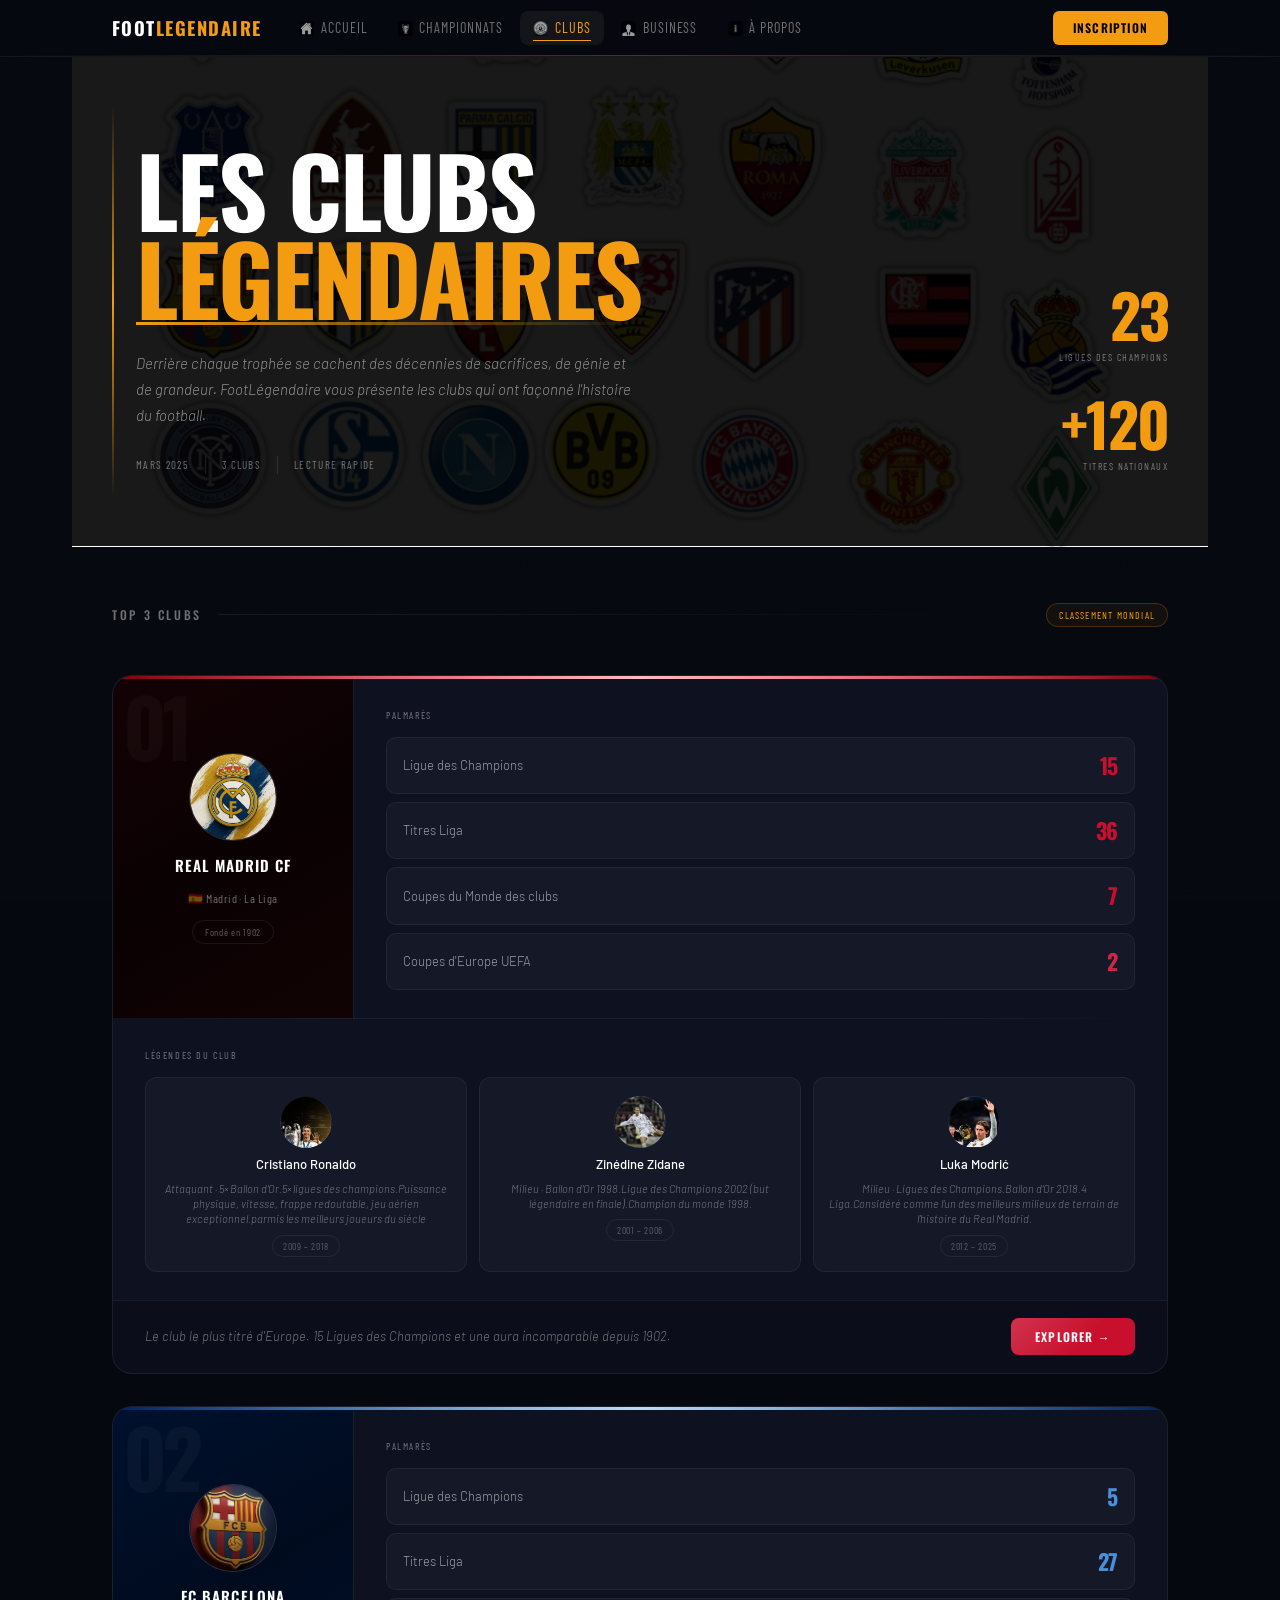
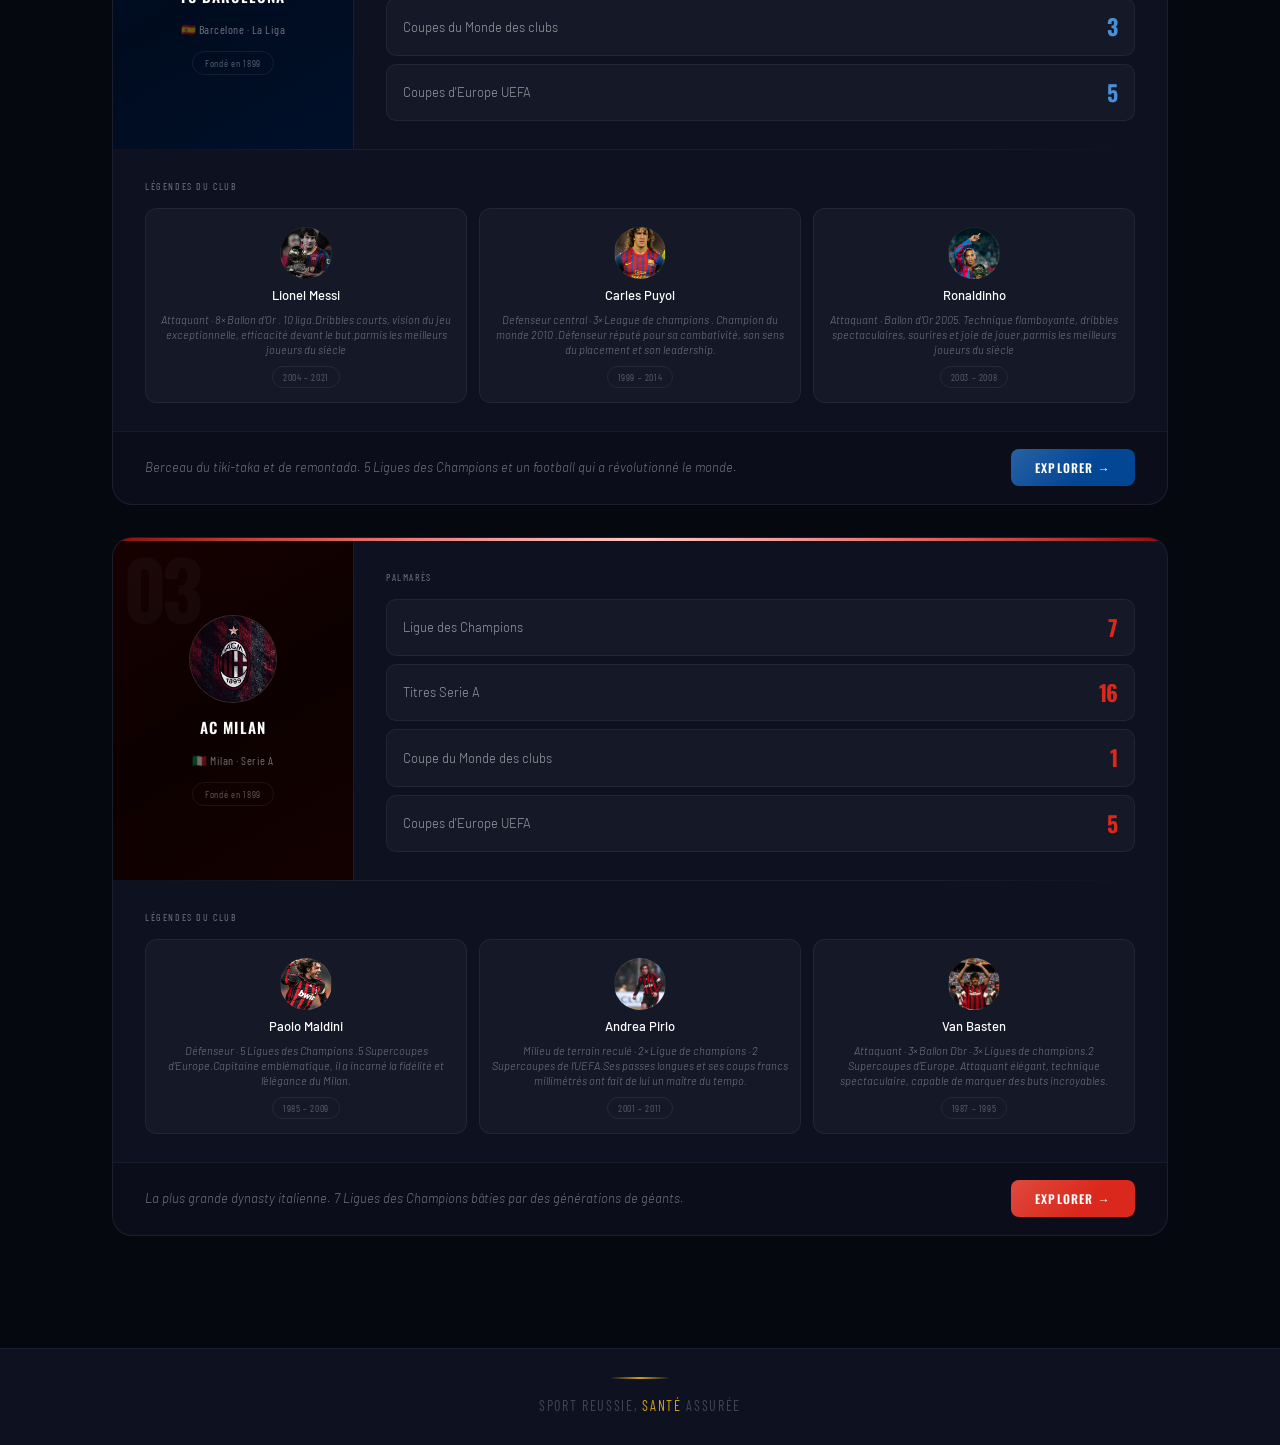
<file: club.html>
<!DOCTYPE html>
<html lang="fr">
<head>
    <meta charset="UTF-8">
    <meta name="viewport" content="width=device-width, initial-scale=1.0">
    <title>FootLégendaire – Clubs</title>
    <link rel="preconnect" href="https://fonts.googleapis.com">
    <link rel="preconnect" href="https://fonts.gstatic.com" crossorigin>
    <link href="https://fonts.googleapis.com/css2?family=Oswald:wght@300;400;500;600;700&family=Barlow+Condensed:ital,wght@0,300;0,400;0,600;1,300;1,400&family=Barlow:ital,wght@0,300;0,400;1,300&display=swap" rel="stylesheet">
     <link rel="stylesheet" href="style.css">
     <link rel="stylesheet" href="club.css">
    <style>

    </style>
</head>
<body>
    <header>
        <div class="container">
            <div>
                <div class="logo">FOOT<span class="accent">LEGENDAIRE</span></div>
                <ul class="nav-links">
                    <li>
                        <a href="index.html">
                            <img src="image/Home.jpeg" alt="" class="nav-img">
                            Accueil
                        </a>
                    </li>
                    <li>
                        <a href="championat.html">
                            <img src="image/Trophy.jpeg" alt="" class="nav-img">
                            Championnats
                        </a>
                    </li>
                    <li>
                        <a href="club.html" class="active">
                            <img src="image/club.jpeg" alt="" class="nav-img">
                            Clubs
                        </a>
                    </li>
                    <li>
                        <a href="business.html">
                            <img src="image/busness.jpeg" alt="" class="nav-img">
                            Business
                        </a>
                    </li>
                    <li>
                        <a href="apropos.html">
                            <img src="image/apropos.jpeg" alt="" class="nav-img">
                            À propos
                        </a>
                    </li>
                </ul>
                <a href="form.html" class="inscription">Inscription</a>
            </div>
        </div>
    </header>
     <main class="content-section container">

        <!-- ══ HERO ══ -->
        <section class="hero">
            <div>
                <h1 class="hero-titre">Les clubs<br><em>légendaires</em></h1>
                <p class="hero-sub">Derrière chaque trophée se cachent des décennies de sacrifices, de génie et de grandeur. FootLégendaire vous présente les clubs qui ont façonné l'histoire du football.</p>
                <div class="hero-meta">
                    <span>Mars 2025</span>
                    <span>3 clubs</span>
                    <span>Lecture rapide</span>
                </div>
            </div>
            <div class="hero-stats">
                <div>
                    <div class="hero-stat-val">23</div>
                    <div class="hero-stat-etiq">Ligues des Champions</div>
                </div>
                <div>
                    <div class="hero-stat-val">+120</div>
                    <div class="hero-stat-etiq">Titres nationaux</div>
                </div>
            </div>
        </section>

        <!-- ══ CLUBS ══ -->
        <section class="section">
            <div class="entete-section">
                <h2>Top 3 Clubs</h2>
                <div class="ligne-separateur"></div>
                <div class="etiquette-section">Classement mondial</div>
            </div>

            <!-- ── REAL MADRID ── -->
            <article class="carte-club" style="--couleur-halo: rgba(200,16,46,0.18);">
                <div class="bande-accent" style="background: linear-gradient(90deg,#7a000e,#c8102e,#ff3355,#c8102e,#7a000e);"></div>
                <div class="carte-haut">
                    <div class="carte-identite" style="background:linear-gradient(150deg,#140205,#0a0102,#110304);">
                        <div class="numero-carte">01</div>
                        <div class="enveloppe-logo">
                            <div class="logo-placeholder">
                                <svg class="icone-logo" viewBox="0 0 24 24" fill="none" stroke="currentColor" stroke-width="1.5"><rect x="3" y="3" width="18" height="18" rx="4"/><circle cx="8.5" cy="8.5" r="1.5"/><polyline points="21 15 16 10 5 21"/></svg>
                                <span class="texte-logo"><img src="imagemadride/logo.jpeg" alt="" height="20px"></span>
                            </div>
                        </div>
                        <div class="nom-club">Real Madrid CF</div>
                        <div class="sous-club">🇪🇸 Madrid · La Liga</div>
                        <div class="badge-fondation">Fondé en 1902</div>
                    </div>
                    <div class="carte-stats">
                        <div class="etiquette-stats">Palmarès</div>
                        <div class="ligne-stat" style="--couleur-stat:#c8102e">
                            <span class="nom-stat">Ligue des Champions</span>
                            <span class="chiffre-stat" style="color:#c8102e">15</span>
                        </div>
                        <div class="ligne-stat" style="--couleur-stat:#c8102e">
                            <span class="nom-stat">Titres Liga</span>
                            <span class="chiffre-stat" style="color:#c8102e">36</span>
                        </div>
                        <div class="ligne-stat" style="--couleur-stat:#c8102e">
                            <span class="nom-stat">Coupes du Monde des clubs</span>
                            <span class="chiffre-stat" style="color:#c8102e">7</span>
                        </div>
                        <div class="ligne-stat" style="--couleur-stat:#c8102e">
                            <span class="nom-stat">Coupes d'Europe UEFA</span>
                            <span class="chiffre-stat" style="color:#d12548">2</span>
                        </div>
                    </div>
                </div>
                <div class="separateur-carte"></div>
                <div class="carte-bas">
                    <div class="etiquette-joueurs">Légendes du club</div>
                    <div class="grille-joueurs">
                        <div class="tuile-joueur" style="--couleur-tuile:rgba(200,16,46,0.55);">
                            <div class="avatar-joueur" id="ronaldo"></div>
                            <div class="nom-joueur">Cristiano Ronaldo</div>
                            <div class="role-joueur">Attaquant · 5× Ballon d'Or.5× ligues des champions.Puissance physique, vitesse, frappe redoutable, jeu aérien exceptionnel.parmis les meilleurs joueurs du siécle</div>
                            <div class="ere-joueur">2009 – 2018</div>
                        </div>
                        <div class="tuile-joueur" style="--couleur-tuile:rgba(200,16,46,0.55);">
                            <div class="avatar-joueur" id="zidane"></div>
                            <div class="nom-joueur">Zinédine Zidane</div>
                            <div class="role-joueur">Milieu · Ballon d'Or 1998.Ligue des Champions 2002 (but légendaire en finale).Champion du monde 1998.</div>
                            <div class="ere-joueur">2001 – 2006</div>
                        </div>
                        <div class="tuile-joueur" style="--couleur-tuile:rgba(200,16,46,0.55);">
                            <div class="avatar-joueur" id="modric" ></div>
                            <div class="nom-joueur">Luka Modrić</div>
                            <div class="role-joueur">Milieu · Ligues des Champions.Ballon d’Or 2018.4 Liga.Considéré comme l’un des meilleurs milieux de terrain de l’histoire du Real Madrid.</div>
                            <div class="ere-joueur">2012 – 2025</div>
                        </div>
                    </div>
                </div>
                <div class="pied-carte">
                    <p class="description-pied">Le club le plus titré d'Europe. 15 Ligues des Champions et une aura incomparable depuis 1902.</p>
                 <a href="https://www.realmadrid.com/fr-FR"><button class="bouton-explorer" style="background:#c8102e;color:#fff">Explorer →</button></a>
                </div>
            </article>

            <!-- ── FC BARCELONA ── -->
            <article class="carte-club" style="--couleur-halo: rgba(3,70,148,0.2);">
                <div class="bande-accent" style="background: linear-gradient(90deg,#012260,#034694,#4a90d9,#034694,#012260);"></div>
                <div class="carte-haut">
                    <div class="carte-identite" style="background:linear-gradient(150deg,#00112e,#000b1e,#00102a);">
                        <div class="numero-carte">02</div>
                        <div class="enveloppe-logo">
                            <div class="logo-placeholder">
                                <svg class="icone-logo" viewBox="0 0 24 24" fill="none" stroke="currentColor" stroke-width="1.5"><rect x="3" y="3" width="18" height="18" rx="4"/><circle cx="8.5" cy="8.5" r="1.5"/><polyline points="21 15 16 10 5 21"/></svg>
                                <span class="texte-logo"><img src="imagebarca/logo.jpeg" alt=""></span>
                            </div>
                        </div>
                        <div class="nom-club">FC Barcelona</div>
                        <div class="sous-club">🇪🇸 Barcelone · La Liga</div>
                        <div class="badge-fondation">Fondé en 1899</div>
                    </div>
                    <div class="carte-stats">
                        <div class="etiquette-stats">Palmarès</div>
                        <div class="ligne-stat" style="--couleur-stat:#4a90d9">
                            <span class="nom-stat">Ligue des Champions</span>
                            <span class="chiffre-stat" style="color:#4a90d9">5</span>
                        </div>
                        <div class="ligne-stat" style="--couleur-stat:#4a90d9">
                            <span class="nom-stat">Titres Liga</span>
                            <span class="chiffre-stat" style="color:#4a90d9">27</span>
                        </div>
                        <div class="ligne-stat" style="--couleur-stat:#4a90d9">
                            <span class="nom-stat">Coupes du Monde des clubs</span>
                            <span class="chiffre-stat" style="color:#4a90d9">3</span>
                        </div>
                        <div class="ligne-stat" style="--couleur-stat:#4a90d9">
                            <span class="nom-stat">Coupes d'Europe UEFA</span>
                            <span class="chiffre-stat" style="color:#4a90d9">5</span>
                        </div>
                    </div>
                </div>
                <div class="separateur-carte"></div>
                <div class="carte-bas">
                    <div class="etiquette-joueurs">Légendes du club</div>
                    <div class="grille-joueurs">
                        <div class="tuile-joueur" style="--couleur-tuile:rgba(74,144,217,0.55);">
                            <div class="avatar-joueur"  id="messi"></div>
                            <div class="nom-joueur">Lionel Messi</div>
                            <div class="role-joueur">Attaquant · 8× Ballon d'Or . 10 liga.Dribbles courts, vision du jeu exceptionnelle, efficacité devant le but.parmis les meilleurs joueurs du siécle</div>
                            <div class="ere-joueur">2004 – 2021</div>
                        </div>
                        <div class="tuile-joueur" style="--couleur-tuile:rgba(74,144,217,0.55);">
                            <div class="avatar-joueur"  id="puyol"></div>
                            <div class="nom-joueur">Carles Puyol</div>
                            <div class="role-joueur">Defenseur central · 3× League de champions . Champion du monde 2010 .Défenseur réputé pour sa combativité, son sens du placement et son leadership.</div>
                            <div class="ere-joueur">1999 – 2014</div>
                        </div>
                        <div class="tuile-joueur" style="--couleur-tuile:rgba(74,144,217,0.55);">
                            <div class="avatar-joueur" id="ronaldinho"></div>
                            <div class="nom-joueur">Ronaldinho</div>
                            <div class="role-joueur">Attaquant · Ballon d'Or 2005. Technique flamboyante, dribbles spectaculaires, sourires et joie de jouer.parmis les meilleurs joueurs du siécle</div>
                            <div class="ere-joueur">2003 – 2008</div>
                        </div>
                    </div>
                </div>
                <div class="pied-carte">
                    <p class="description-pied">Berceau du tiki-taka et de remontada. 5 Ligues des Champions et un football qui a révolutionné le monde.</p>
                    <a href="https://www.fcbarcelona.com/en/"><button class="bouton-explorer" style="background:#034694;color:#fff">Explorer →</button></a>
                </div>
            </article>

            <!-- ── AC MILAN ── -->
            <article class="carte-club" style="--couleur-halo: rgba(218,41,28,0.18);">
                <div class="bande-accent" style="background: linear-gradient(90deg,#8a0e08,#DA291C,#ff5e54,#DA291C,#8a0e08);"></div>
                <div class="carte-haut">
                    <div class="carte-identite" style="background:linear-gradient(150deg,#160100,#0c0100,#130100);">
                        <div class="numero-carte">03</div>
                        <div class="enveloppe-logo">
                            <div class="logo-placeholder">
                                <svg class="icone-logo" viewBox="0 0 24 24" fill="none" stroke="currentColor" stroke-width="1.5"><rect x="3" y="3" width="18" height="18" rx="4"/><circle cx="8.5" cy="8.5" r="1.5"/><polyline points="21 15 16 10 5 21"/></svg>
                                <span class="texte-logo"><img src="imagemilan/logo.jpeg" alt=""></span>
                            </div>
                        </div>
                        <div class="nom-club">AC Milan</div>
                        <div class="sous-club">🇮🇹 Milan · Serie A</div>
                        <div class="badge-fondation">Fondé en 1899</div>
                    </div>
                    <div class="carte-stats">
                        <div class="etiquette-stats">Palmarès</div>
                        <div class="ligne-stat" style="--couleur-stat:#DA291C">
                            <span class="nom-stat">Ligue des Champions</span>
                            <span class="chiffre-stat" style="color:#DA291C">7</span>
                        </div>
                        <div class="ligne-stat" style="--couleur-stat:#DA291C">
                            <span class="nom-stat">Titres Serie A</span>
                            <span class="chiffre-stat" style="color:#DA291C">16</span>
                        </div>
                        <div class="ligne-stat" style="--couleur-stat:#DA291C">
                            <span class="nom-stat">Coupe du Monde des clubs</span>
                            <span class="chiffre-stat" style="color:#DA291C">1</span>
                        </div>
                        <div class="ligne-stat" style="--couleur-stat:#DA291C">
                            <span class="nom-stat">Coupes d'Europe UEFA</span>
                            <span class="chiffre-stat" style="color:#DA291C">5</span>
                        </div>
                    </div>
                </div>
                <div class="separateur-carte"></div>
                <div class="carte-bas">
                    <div class="etiquette-joueurs">Légendes du club</div>
                    <div class="grille-joueurs">
                        <div class="tuile-joueur" style="--couleur-tuile:rgba(218,41,28,0.55);">
                            <div class="avatar-joueur" id="maldini"></div>
                            <div class="nom-joueur">Paolo Maldini</div>
                            <div class="role-joueur">Défenseur · 5 Ligues des Champions .5 Supercoupes d’Europe.Capitaine emblématique, il a incarné la fidélité et l’élégance du Milan.</div>
                            <div class="ere-joueur">1985 – 2009</div>
                        </div>
                        <div class="tuile-joueur" style="--couleur-tuile:rgba(218,41,28,0.55);">
                            <div class="avatar-joueur" id="pirlo"></div>
                            <div class="nom-joueur">Andrea Pirlo</div>
                            <div class="role-joueur">Milieu de terrain reculé · 2× Ligue de champions · 2 Supercoupes de l’UEFA.Ses passes longues et ses coups francs millimétrés ont fait de lui un maître du tempo.</div>
                            <div class="ere-joueur">2001 – 2011</div>
                        </div>
                        <div class="tuile-joueur" style="--couleur-tuile:rgba(218,41,28,0.55);">
                            <div class="avatar-joueur" id="basten"></div>
                            <div class="nom-joueur">Van Basten</div>
                            <div class="role-joueur">Attaquant · 3× Ballon D'or · 3× Ligues de champions.2 Supercoupes d’Europe. Attaquant élégant, technique spectaculaire, capable de marquer des buts incroyables.</div>
                            <div class="ere-joueur">1987 – 1995</div>
                        </div>
                    </div>
                </div>
                <div class="pied-carte">
                    <p class="description-pied">La plus grande dynasty italienne. 7 Ligues des Champions bâties par des générations de géants.</p>
                    <a href="https://www.acmilan.com/en"><button class="bouton-explorer" style="background:#DA291C;color:#fff">Explorer →</button></a>
                </div>
            </article>

        </section>
    </main>

    <footer>
        <p>Sport reussie, <span>santé</span> assurée</p>
    </footer>
</body>
</html>
</file>
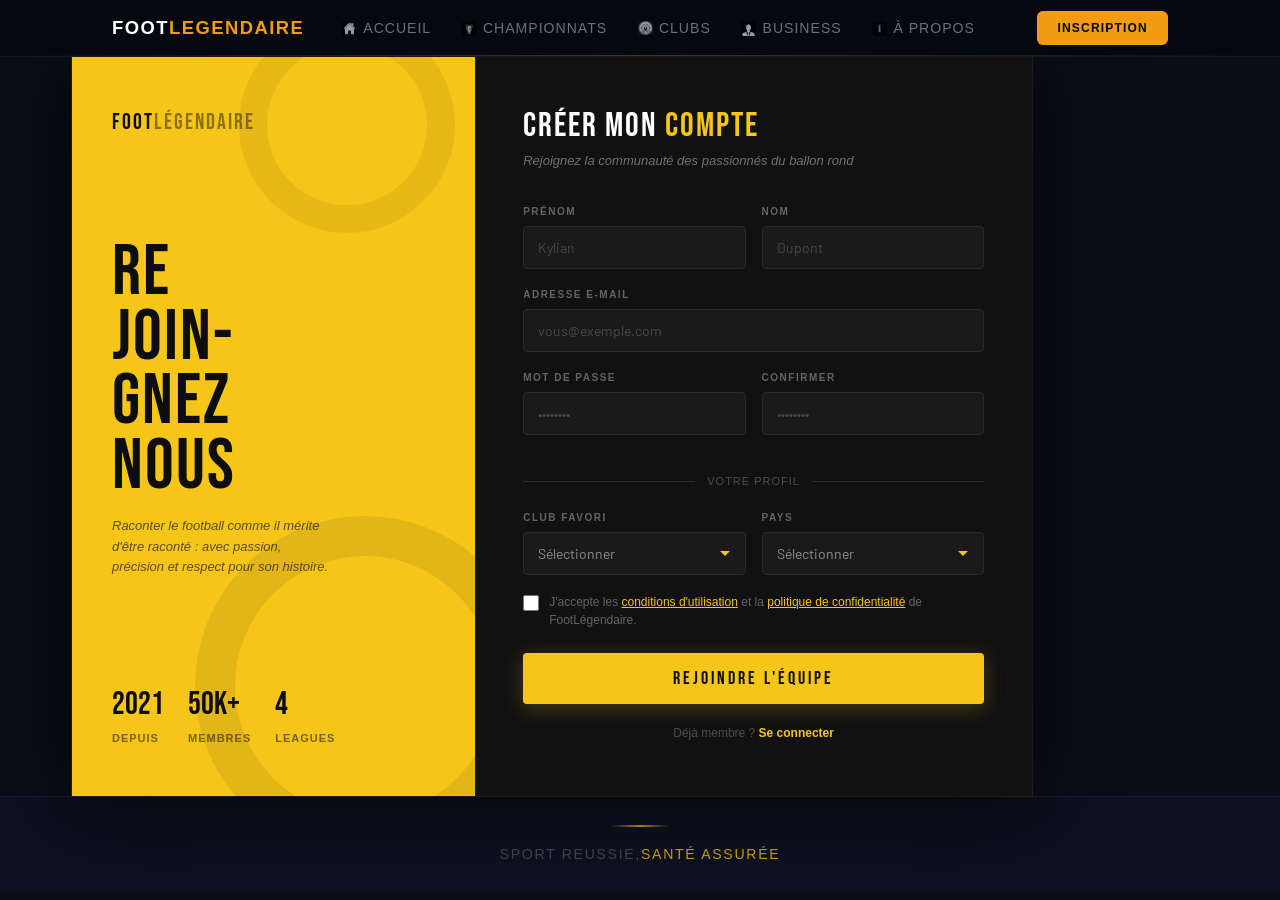
<file: form.html>
<!DOCTYPE html>
<html lang="fr">
<head>
<meta charset="UTF-8">
<meta name="viewport" content="width=device-width, initial-scale=1.0">
<title>FootLégendaire — Inscription</title>
<link href="https://fonts.googleapis.com/css2?family=Bebas+Neue&family=Barlow:ital,wght@0,400;0,600;0,700;1,400&display=swap" rel="stylesheet">
<link rel="stylesheet" href="style.css">
<link rel="stylesheet" href="form.css">
</head>
<body>

  
  <header>
        <div class="container">
            <div>

                <div class="logo">
                    FOOT<span class="accent">LEGENDAIRE</span> 
                </div>
                <ul class="nav-links">
                    <li>
                        <a href="index.html" >
                            <img src="image/Home.jpeg" alt="" class="nav-img">
                            Accueil
                        </a>
                    </li>
                    <li>
                        <a href="championat.html">
                            <img src="image/Trophy.jpeg" alt="" class="nav-img">
                            Championnats
                        </a>
                    </li>
                    <li>
                        <a href="club.html">
                            <img src="image/club.jpeg" alt="" class="nav-img">
                            Clubs
                        </a>
                    </li>
                    <li>
                        <a href="business.html">
                            <img src="image/busness.jpeg" alt="" class="nav-img">
                            Business
                        </a>
                    </li>
                    <li>
                        <a href="apropos.html">
                            <img src="image/apropos.jpeg" alt="" class="nav-img">
                            À propos
                        </a>
                    </li>
                </ul>    
                    <a href="#" class="inscription" class="active">Inscription</a>
                </div>
            </div>    
        </div>
    </header>
    <main class="content-section container">
        <div class="conteneur-principal">

    <!-- ── Panneau gauche ── -->
    <div class="panneau-gauche">

      <div class="logo-texte">
        FOOT<span class="accent-logo">LÉGENDAIRE</span>
      </div>

      <div class="titre-gauche">
        <div class="grand-titre">RE<br>JOIN-<br>GNEZ<br>NOUS</div>
        <p class="sous-titre-gauche">
          Raconter le football comme il mérite d'être raconté : avec passion, précision et respect pour son histoire.
        </p>
      </div>

      <div class="stats-rangee">
        <div class="bloc-stat">
          <span class="chiffre-stat">2021</span>
          <span class="libelle-stat">Depuis</span>
        </div>
        <div class="bloc-stat">
          <span class="chiffre-stat">50K+</span>
          <span class="libelle-stat">Membres</span>
        </div>
        <div class="bloc-stat">
          <span class="chiffre-stat">4</span>
          <span class="libelle-stat">Leagues</span>
        </div>
      </div>

    </div>

    <!-- ── Panneau droit ── -->
    <div class="panneau-droite">

      <div class="en-tete-formulaire">
        <div class="titre-formulaire">CRÉER MON <span class="accent-jaune">COMPTE</span></div>
        <p class="description-formulaire">Rejoignez la communauté des passionnés du ballon rond</p>
      </div>

      <div class="rangee-champs">
        <div class="groupe-champ">
          <label class="etiquette" for="prenom">Prénom</label>
          <input class="champ-saisie" type="text" id="prenom" name="prenom" placeholder="Kylian">
        </div>
        <div class="groupe-champ">
          <label class="etiquette" for="nom">Nom</label>
          <input class="champ-saisie" type="text" id="nom" name="nom" placeholder="Dupont">
        </div>
      </div>

      <div class="groupe-champ-plein">
        <label class="etiquette" for="email">Adresse e-mail</label>
        <input class="champ-saisie" type="email" id="email" name="email" placeholder="vous@exemple.com">
      </div>

      <div class="rangee-champs">
        <div class="groupe-champ">
          <label class="etiquette" for="mot-de-passe">Mot de passe</label>
          <input class="champ-saisie" type="password" id="mot-de-passe" name="mot-de-passe" placeholder="••••••••">
        </div>
        <div class="groupe-champ">
          <label class="etiquette" for="confirmation">Confirmer</label>
          <input class="champ-saisie" type="password" id="confirmation" name="confirmation" placeholder="••••••••">
        </div>
      </div>

      <div class="ligne-separatrice">
        <div class="trait"></div>
        <span class="texte-ou">Votre profil</span>
        <div class="trait"></div>
      </div>

      <div class="rangee-champs">
        <div class="groupe-champ">
          <label class="etiquette" for="club">Club favori</label>
          <select class="liste-deroulante" id="club" name="club">
            <option value="" disabled selected>Sélectionner</option>
            <option value="psg">Paris Saint-Germain</option>
            <option value="om">Olympique de Marseille</option>
            <option value="ol">Olympique Lyonnais</option>
            <option value="asm">AS Monaco</option>
            <option value="real">Real Madrid</option>
            <option value="barca">FC Barcelone</option>
            <option value="city">Manchester City</option>
            <option value="liverpool">Liverpool FC</option>
            <option value="autre">Autre</option>
          </select>
        </div>
        <div class="groupe-champ">
          <label class="etiquette" for="pays">Pays</label>
          <select class="liste-deroulante" id="pays" name="pays">
            <option value="" disabled selected>Sélectionner</option>
            <option value="fr">France</option>
            <option value="sn">Sénégal</option>
            <option value="ci">Côte d'Ivoire</option>
            <option value="ma">Maroc</option>
            <option value="dz">Algérie</option>
            <option value="es">Espagne</option>
            <option value="autre">Autre</option>
          </select>
        </div>
      </div>

      <label class="case-accord">
        <input type="checkbox" class="coche" name="accord" id="accord">
        <span class="texte-accord">
          J'accepte les <a class="lien-jaune">conditions d'utilisation</a> et la
          <a class="lien-jaune">politique de confidentialité</a> de FootLégendaire.
        </span>
      </label>

      <button class="bouton-inscription" type="submit">REJOINDRE L'ÉQUIPE</button>

      <p class="pied-formulaire">
        Déjà membre ? <a href="#" class="lien-connexion">Se connecter</a>
      </p>

    </div>

  </div>
    </main>
    <footer>
        <p>Sport reussie,<span>santé assurée</span></p>
    </footer>
</body>
</html>
</file>
<file: style.css>
* {
    margin: 0;
    padding: 0;
    box-sizing: border-box;
}

body {
    background-color: #0a0e17;
    color: #ffffff;
    font-family: 'Montserrat', sans-serif;
    line-height: 1.6;
    overflow-x: hidden;
}

/* ══════════════════════════════════════════════
   HEADER
══════════════════════════════════════════════ */
header {
    position: sticky;
    top: 0;
    z-index: 100;
    background: rgba(6,8,15,0.88);
    backdrop-filter: blur(24px) saturate(180%);
    -webkit-backdrop-filter: blur(24px) saturate(180%);
    border-bottom: 1px solid rgba(255,255,255,0.06);
}

header::after {
    content: '';
    position: absolute;
    bottom: 0; left: 0; right: 0;
    height: 1px;
    background: linear-gradient(90deg, transparent, rgba(243,156,18,0.3), transparent);
    animation: lueur-ligne 4s ease-in-out infinite;
}

@keyframes lueur-ligne {
    0%, 100% { opacity: .4; }
    50%       { opacity: 1; }
}

header > .container > div {
    display: flex;
    align-items: center;
    gap: 1.5rem;
    padding: 0 2.5rem;
    height: 56px;
    min-width: 0;
}

/* ── Logo ── */
.logo {
    font-family: 'Oswald', sans-serif;
    font-weight: 700;
    font-size: 1.15rem;
    letter-spacing: .08em;
    text-transform: uppercase;
    color: #ffffff;
    flex-shrink: 0;
    white-space: nowrap;
}

.accent { color: #f39c12; }

/* ── Navigation ── */
.nav-links {
    display: flex;
    list-style: none;
    gap: .2rem;
    flex: 1;
    min-width: 0;
    flex-wrap: nowrap;
    overflow: hidden;
}

.nav-links a {
    display: flex;
    align-items: center;
    gap: .4rem;
    padding: 0 .85rem;
    height: 34px;
    border-radius: 8px;
    font-family: 'Barlow Condensed', sans-serif;
    font-size: .88rem;
    letter-spacing: .07em;
    text-transform: uppercase;
    color: rgba(255,255,255,0.42);
    text-decoration: none;
    position: relative;
    white-space: nowrap;
    flex-shrink: 0;
    transition: color .25s, background .25s;
}

.nav-links a::after {
    content: '';
    position: absolute;
    bottom: 4px;
    left: 50%; right: 50%;
    height: 1px;
    background: #f39c12;
    transition: left .25s, right .25s;
}

.nav-links a:hover,
.nav-links a.active {
    color: #ffffff;
    background: rgba(255,255,255,0.05);
}

.nav-links a.active        { color: #f39c12; }
.nav-links a.active::after,
.nav-links a:hover::after  { left: .85rem; right: .85rem; }

.nav-img {
    width: 15px; height: 15px;
    object-fit: cover;
    border-radius: 3px;
    opacity: .6;
    flex-shrink: 0;
    display: block;
}

/* ── Bouton Inscription ── */
.inscription {
    font-family: 'Oswald', sans-serif;
    font-weight: 600;
    font-size: .75rem;
    letter-spacing: .1em;
    text-transform: uppercase;
    text-decoration: none;
    background: #f39c12;
    color: #000;
    padding: 0 1.25rem;
    height: 34px;
    line-height: 34px;
    border-radius: 6px;
    margin-left: auto;
    flex-shrink: 0;
    white-space: nowrap;
    position: relative;
    overflow: hidden;
    display: inline-block;
    transition: transform .25s, box-shadow .25s, background .25s;
}

.inscription::before {
    content: '';
    position: absolute;
    top: 0; left: -100%;
    width: 60%; height: 100%;
    background: linear-gradient(105deg, transparent, rgba(255,255,255,0.38), transparent);
    transform: skewX(-20deg);
    animation: shimmer-inscription 3.5s ease-in-out infinite;
}

@keyframes shimmer-inscription {
    0%   { left: -100%; }
    45%  { left: 160%; }
    100% { left: 160%; }
}

.inscription:hover {
    transform: translateY(-2px);
    box-shadow: 0 8px 28px rgba(243,156,18,0.4);
    background: #f5c040;
}

/* ── Burger (mobile) ── */
.burger-btn {
    display: none;
    flex-direction: column;
    justify-content: space-between;
    width: 24px; height: 18px;
    cursor: pointer; background: none; border: none; padding: 0;
    margin-left: auto;
}
.burger-btn span {
    display: block; width: 100%; height: 2px;
    background: #fff; transition: all 0.3s ease;
}

/* Menu mobile overlay */
.nav-mobile-open {
    display: flex !important;
    flex-direction: column;
    position: fixed;
    top: 56px; left: 0; right: 0;
    background: rgba(6,8,15,0.97);
    backdrop-filter: blur(20px);
    padding: 1.5rem 1.25rem 2rem;
    gap: 0.25rem;
    z-index: 99;
    border-bottom: 1px solid rgba(255,255,255,0.08);
}

/* ══════════════════════════════════════════════
   HERO
══════════════════════════════════════════════ */
.btn-primary-lg {
    background: linear-gradient(135deg, #2980b9, #3498db);
    color: #fff;
    padding: 1rem 2rem;
    font-size: 1.1rem;
    display: inline-flex;
    align-items: center;
    gap: 0.5rem;
    letter-spacing: 1px;
    text-decoration: none;
    border-radius: 4px;
    transition: transform .3s, box-shadow .3s;
    text-align: center;
}

.btn-primary-lg:hover {
    transform: translateY(-3px);
    box-shadow: 0 10px 20px rgba(52, 152, 219, 0.4);
}

.btn-secondary-lg {
    background: transparent;
    color: #fff;
    border: 2px solid #fff;
    padding: 1rem 2rem;
    font-size: 1.1rem;
    display: inline-flex;
    align-items: center;
    gap: 0.5rem;
    letter-spacing: 1px;
    text-decoration: none;
    border-radius: 4px;
    transition: background .3s, color .3s;
    text-align: center;
}

.btn-secondary-lg:hover {
    background: #fff;
    color: #000;
}

.hero-section {
    height: 100vh;
    min-height: 500px;
    background: url('https://images.unsplash.com/photo-1540747913346-19e32dc3e97e?q=80&w=2000') center/cover no-repeat;
    position: relative;
    display: flex;
    align-items: center;
}

.overlay {
    position: absolute;
    inset: 0;
    background: linear-gradient(180deg, rgba(10,14,23,0.3) 0%, rgba(10,14,23,1) 95%);
    z-index: 1;
}

.hero-container { position: relative; z-index: 2; text-align: center; width: 100%; }

.hero-content { max-width: 900px; margin: 10vh auto 0; padding: 0 1.5rem; }

.hero-subtitle {
    font-family: 'Oswald', sans-serif;
    color: #b0b8c8;
    letter-spacing: 3px;
    text-transform: uppercase;
    font-size: 0.9rem;
    margin-bottom: 0.5rem;
}

.hero-content h1 {
    font-family: 'Oswald', sans-serif;
    font-size: 5rem;
    font-weight: 800;
    text-transform: uppercase;
    line-height: 1;
    letter-spacing: -2px;
    margin-bottom: 0.2rem;
}

.accent-text { color: #f39c12; }

.hero-content h2 {
    font-family: 'Oswald', sans-serif;
    font-size: 2.5rem;
    font-weight: 500;
    letter-spacing: 2px;
    color: #b0b8c8;
    margin-bottom: 3rem;
}

.hero-btns {
    display: flex;
    justify-content: center;
    gap: 1.5rem;
    flex-wrap: wrap;
}

/* ══════════════════════════════════════════════
   CONTENU PRINCIPAL
══════════════════════════════════════════════ */
.content-section {
    padding: 100px 0;
    position: relative;
    z-index: 3;
}

.container {
    max-width: 1200px;
    margin: 0 auto;
    padding: 0 2rem;
}

.section-title {
    text-align: center;
    margin-bottom: 3rem;
}

.section-title h2 {
    font-size: 2.8rem;
    text-transform: uppercase;
    letter-spacing: -1px;
    font-family: 'Oswald', sans-serif;
}

.logo-font { font-family: 'Oswald', sans-serif; }

.divider {
    width: 60px;
    height: 3px;
    background: linear-gradient(90deg, #2980b9, #f39c12);
    margin: 1rem auto;
}

.lead {
    text-align: center;
    max-width: 700px;
    margin: 0 auto 5rem;
    color: #b0b8c8;
    font-size: 1.1rem;
}

.grid-layout {
    display: grid;
    grid-template-columns: repeat(auto-fit, minmax(320px, 1fr));
    gap: 2.5rem;
}

/* ── Cartes ── */
.styled-card {
    background: linear-gradient(145deg, #141b2a, rgba(20,27,42,0.4));
    border: 1px solid rgba(255,255,255,0.05);
    border-radius: 12px;
    padding: 2rem;
    position: relative;
    overflow: hidden;
    transition: all 0.3s ease;
}

.styled-card::before {
    content: '';
    position: absolute;
    top: 0; left: 0;
    width: 0;
    height: 3px;
    background: #2980b9;
    transition: all 0.3s ease;
    will-change: width;
}

.styled-card:hover::before { width: 100%; }

.styled-card:hover {
    transform: translateY(-8px);
    box-shadow: 0 20px 40px rgba(0,0,0,0.3);
    border-color: rgba(255,255,255,0.1);
}

.styled-card h3 {
    font-family: 'Oswald', sans-serif;
    font-size: 1.6rem;
    margin-bottom: 0.8rem;
}

.styled-card p {
    color: #b0b8c8;
    font-size: 0.95rem;
    margin-bottom: 1.5rem;
}

.card-link {
    color: #3498db;
    text-decoration: none;
    font-weight: 600;
    font-size: 0.9rem;
    display: inline-flex;
    align-items: center;
    gap: 0.3rem;
    transition: color 0.3s ease;
}

.card-link:hover { color: #f39c12; }

.card-arrow {
    display: inline-block;
    transition: transform 0.3s ease;
}

.card-link:hover .card-arrow { transform: translateX(5px); }

/* ══════════════════════════════════════════════
   FOOTER
══════════════════════════════════════════════ */
footer {
    background: #0d1120;
    border-top: 1px solid rgba(255,255,255,0.06);
    text-align: center;
    padding: 1.75rem 2rem;
    font-family: 'Barlow Condensed', sans-serif;
    font-size: .88rem;
    letter-spacing: .12em;
    text-transform: uppercase;
    color: rgba(255,255,255,0.22);
    position: relative;
}

footer::before {
    content: '';
    display: block;
    width: 60px; height: 2px;
    background: linear-gradient(90deg, transparent, #d4a017, transparent);
    margin: 0 auto 1rem;
}

footer span { color: #d4a017; }


/* ══════════════════════════════════════════════
   RESPONSIVE — TABLETTE LARGE (≤ 1024px)
══════════════════════════════════════════════ */
@media (max-width: 1024px) {
    .hero-content h1   { font-size: 4rem; }
    .hero-content h2   { font-size: 2rem; }
    .section-title h2  { font-size: 2.4rem; }

    .nav-links a {
        padding: 0 .6rem;
        font-size: .82rem;
    }

    .grid-layout {
        grid-template-columns: repeat(auto-fit, minmax(260px, 1fr));
        gap: 2rem;
    }

    .content-section { padding: 80px 0; }
}

/* ══════════════════════════════════════════════
   RESPONSIVE — TABLETTE (≤ 768px)
══════════════════════════════════════════════ */
@media (max-width: 768px) {

    /* Header */
    header > .container > div { padding: 0 1.25rem; gap: 1rem; }
    .burger-btn  { display: flex; }
    .nav-links   { display: none; }
    .inscription { margin-left: 0; }

    /* Hero */
    .hero-section       { height: 85vh; min-height: 480px; }
    .hero-content       { margin-top: 6vh; }
    .hero-content h1    { font-size: 3rem; letter-spacing: -1px; }
    .hero-content h2    { font-size: 1.6rem; margin-bottom: 2rem; }
    .hero-subtitle      { font-size: 0.78rem; letter-spacing: 2px; }
    .hero-btns          { flex-direction: column; align-items: center; gap: 1rem; }
    .btn-primary-lg,
    .btn-secondary-lg   { width: 100%; max-width: 320px; justify-content: center; font-size: 1rem; padding: .85rem 1.5rem; }

    /* Contenu */
    .content-section  { padding: 60px 0; }
    .section-title h2 { font-size: 2rem; }
    .lead             { font-size: 1rem; margin-bottom: 3rem; }

    /* Grille : 1 colonne */
    .grid-layout {
        grid-template-columns: 1fr;
        gap: 1.5rem;
    }
}

/* ══════════════════════════════════════════════
   RESPONSIVE — MOBILE (≤ 480px)
══════════════════════════════════════════════ */
@media (max-width: 480px) {

    /* Header */
    .logo              { font-size: .95rem; }
    .inscription       { font-size: .68rem; padding: 0 .9rem; }

    /* Hero */
    .hero-content h1   { font-size: 2.2rem; }
    .hero-content h2   { font-size: 1.25rem; letter-spacing: 1px; }
    .hero-subtitle     { font-size: .72rem; letter-spacing: 1.5px; }
    .hero-content      { padding: 0 1rem; margin-top: 5vh; }
    .btn-primary-lg,
    .btn-secondary-lg  { font-size: .9rem; padding: .75rem 1.2rem; }

    /* Contenu */
    .container         { padding: 0 1rem; }
    .content-section   { padding: 40px 0; }
    .section-title h2  { font-size: 1.6rem; }
    .lead              { font-size: .95rem; margin-bottom: 2rem; }

    /* Cartes */
    .styled-card       { padding: 1.5rem; }
    .styled-card h3    { font-size: 1.35rem; }
    .styled-card p     { font-size: .9rem; }

    /* Footer */
    footer             { font-size: .78rem; padding: 1.5rem 1rem; }
}

/* ══════════════════════════════════════════════
   RESPONSIVE — TRÈS PETIT MOBILE (≤ 360px)
══════════════════════════════════════════════ */
@media (max-width: 360px) {
    .hero-content h1   { font-size: 1.85rem; }
    .hero-content h2   { font-size: 1.1rem; }
    .logo              { font-size: .85rem; letter-spacing: .05em; }
    .inscription       { display: none; } /* masqué sur très petit écran, burger suffit */
    .section-title h2  { font-size: 1.4rem; }
}
</file>
<file: apropos.css>
/* ══════════════════════════════════════
   HERO
══════════════════════════════════════ */
.section-hero {
  min-height: 100vh;
  display: flex;
  flex-direction: column;
  justify-content: center;
  padding: 80px 5rem 3rem;
  position: relative;
  overflow: hidden;
  border-bottom: 1px solid rgba(255, 255, 255, 0.06);
}

.motif-hero {
  position: absolute;
  inset: 0;
  background:
    repeating-linear-gradient(0deg, rgba(255, 255, 255, 0.012) 0px, rgba(255, 255, 255, 0.012) 1px, transparent 1px, transparent 80px),
    repeating-linear-gradient(90deg, rgba(255, 255, 255, 0.012) 0px, rgba(255, 255, 255, 0.012) 1px, transparent 1px, transparent 80px);
  pointer-events: none;
}

.lueur-hero {
  position: absolute;
  top: -150px;
  right: -150px;
  width: 700px;
  height: 700px;
  border-radius: 50%;
  background: radial-gradient(circle, rgba(212, 160, 23, 0.09) 0%, transparent 65%);
  pointer-events: none;
}

.contenu-hero {
  position: relative;
  z-index: 2;
  max-width: 800px;
  flex: 1;
  display: flex;
  flex-direction: column;
  justify-content: center;
}

.etiquette-hero {
  display: flex;
  align-items: center;
  gap: 0.75rem;
  margin-bottom: 1.5rem;
  animation: apparaitre 0.5s 0.1s both;
}

.barre-etiquette {
  width: 35px;
  height: 2px;
  background-color: #d4a017;
}

.etiquette-hero span {
  font-size: 0.68rem;
  font-weight: 700;
  letter-spacing: 3px;
  text-transform: uppercase;
  color: #d4a017;
}

.titre-hero {
  font-family: 'Bebas Neue', sans-serif;
  font-size: clamp(4rem, 9vw, 7.5rem);
  line-height: 0.9;
  letter-spacing: 3px;
  margin-bottom: 1.5rem;
  animation: apparaitre 0.7s 0.2s both;
}

.accent-or {
  color: #d4a017;
}

.chapeau-hero {
  font-family: 'DM Serif Display', serif;
  font-style: italic;
  font-size: clamp(1rem, 2.2vw, 1.3rem);
  color: #9ca3af;
  line-height: 1.7;
  max-width: 600px;
  animation: apparaitre 0.7s 0.35s both;
}

/* Stats hero en bas */
.stat-hero-grille {
  position: relative;
  z-index: 2;
  display: flex;
  align-items: center;
  gap: 0;
  margin-top: 4rem;
  padding-top: 2.5rem;
  border-top: 1px solid rgba(255, 255, 255, 0.07);
  animation: apparaitre 0.7s 0.5s both;
}

.stat-hero-item {
  flex: 1;
  text-align: center;
}

.stat-hero-valeur {
  font-family: 'Bebas Neue', sans-serif;
  font-size: 2.8rem;
  color: #d4a017;
  letter-spacing: 2px;
  line-height: 1;
}

.stat-hero-label {
  font-size: 0.65rem;
  letter-spacing: 2px;
  text-transform: uppercase;
  color: #6b7280;
  margin-top: 0.4rem;
}

.stat-hero-separateur {
  width: 1px;
  height: 40px;
  background-color: rgba(255, 255, 255, 0.08);
}


/* ══════════════════════════════════════
   SÉPARATEUR
══════════════════════════════════════ */
.separateur {
  height: 1px;
  background: linear-gradient(90deg, transparent, rgba(212, 160, 23, 0.3), transparent);
  margin: 0 4rem;
}


/* ══════════════════════════════════════
   EN-TÊTE DE SECTION (commun)
══════════════════════════════════════ */
.en-tete-section {
  display: flex;
  align-items: center;
  gap: 1.2rem;
  margin-bottom: 3rem;
}

.numero-section {
  font-family: 'Bebas Neue', sans-serif;
  font-size: 4rem;
  color: rgba(212, 160, 23, 0.15);
  letter-spacing: 2px;
  line-height: 1;
  flex-shrink: 0;
}

.sous-titre-section {
  font-size: 0.63rem;
  font-weight: 800;
  letter-spacing: 3px;
  text-transform: uppercase;
  color: #d4a017;
  margin-bottom: 0.3rem;
}

.titre-section {
  font-family: 'Bebas Neue', sans-serif;
  font-size: 2.5rem;
  letter-spacing: 2px;
  line-height: 1;
  color: #ffffff;
}


/* ══════════════════════════════════════
   SECTION PRÉSENTATION
══════════════════════════════════════ */
.section-presentation {
  padding: 5rem;
}

.mise-en-page-presentation {
  display: flex;
  gap: 4rem;
  align-items: flex-start;
}

.colonne-texte {
  flex: 1.2;
}

.colonne-piliers {
  flex: 1;
  display: grid;
  grid-template-columns: 1fr 1fr;
  gap: 1rem;
}

/* Boîte résumé */
.boite-resume {
  background-color: rgba(212, 160, 23, 0.06);
  border: 1px solid rgba(212, 160, 23, 0.2);
  border-left: 4px solid #d4a017;
  border-radius: 0 6px 6px 0;
  padding: 1.3rem 1.6rem;
  margin-bottom: 1.5rem;
}

.label-boite {
  font-size: 0.6rem;
  font-weight: 800;
  letter-spacing: 2.5px;
  text-transform: uppercase;
  color: #d4a017;
  margin-bottom: 0.5rem;
}

.texte-boite {
  font-size: 0.95rem;
  color: #e8e6e0;
  line-height: 1.7;
  font-weight: 400;
}

.paragraphe {
  font-size: 0.88rem;
  color: #9ca3af;
  line-height: 1.8;
  font-weight: 300;
  margin-bottom: 1rem;
}

/* Cartes piliers */
.carte-pilier {
  background-color: #0e0f18;
  border: 1px solid rgba(255, 255, 255, 0.06);
  border-radius: 8px;
  padding: 1.3rem;
  transition: border-color 0.3s, transform 0.3s;
}

.carte-pilier:hover {
  border-color: rgba(212, 160, 23, 0.25);
  transform: translateY(-3px);
}

.icone-pilier {
  font-size: 1.5rem;
  margin-bottom: 0.6rem;
}

.nom-pilier {
  font-family: 'Bebas Neue', sans-serif;
  font-size: 1.1rem;
  letter-spacing: 1px;
  color: #ffffff;
  margin-bottom: 0.4rem;
}

.desc-pilier {
  font-size: 0.76rem;
  color: #9ca3af;
  line-height: 1.6;
  font-weight: 300;
}


/* ══════════════════════════════════════
   SECTION ÉQUIPE
══════════════════════════════════════ */
.section-equipe {
  padding: 5rem;
  background-color: #0b0c14;
}

.grille-equipe {
  display: flex;
  gap: 1.5rem;
}

.carte-membre {
  flex: 1;
  background-color: #0e0f18;
  border: 1px solid rgba(255, 255, 255, 0.06);
  border-radius: 10px;
  padding: 2rem 1.6rem;
  display: flex;
  flex-direction: column;
  align-items: center;
  text-align: center;
  position: relative;
  transition: border-color 0.3s, transform 0.3s;
}

.carte-membre:hover {
  border-color: rgba(212, 160, 23, 0.3);
  transform: translateY(-5px);
}

.carte-membre.fondateur {
  border-color: rgba(212, 160, 23, 0.15);
}

.carte-membre.fondateur::before {
  content: '';
  position: absolute;
  top: 0;
  left: 0;
  right: 0;
  height: 2px;
  background: linear-gradient(90deg, transparent, #d4a017, transparent);
  border-radius: 10px 10px 0 0;
}

/* Badge rôle */
.badge-role {
  position: absolute;
  top: 1rem;
  right: 1rem;
  font-size: 0.58rem;
  font-weight: 800;
  letter-spacing: 1.5px;
  text-transform: uppercase;
  padding: 0.2rem 0.55rem;
  border-radius: 2px;
  background-color: rgba(212, 160, 23, 0.15);
  color: #d4a017;
  border: 1px solid rgba(212, 160, 23, 0.25);
}

.badge-membre {
  background-color: rgba(255, 255, 255, 0.06);
  color: #9ca3af;
  border: 1px solid rgba(255, 255, 255, 0.1);
}

/* Avatar */
.avatar-membre {
  width: 72px;
  height: 72px;
  border-radius: 50%;
  background: linear-gradient(135deg, #111827, #1e2a3b);
  border: 2px solid rgba(212, 160, 23, 0.2);
  display: flex;
  align-items: center;
  justify-content: center;
  font-size: 2rem;
  margin-bottom: 1rem;
}

.nom-membre {
  font-family: 'Bebas Neue', sans-serif;
  font-size: 1.3rem;
  letter-spacing: 1px;
  color: #ffffff;
  margin-bottom: 0.2rem;
}

.poste-membre {
  font-size: 0.7rem;
  color: #d4a017;
  letter-spacing: 1px;
  text-transform: uppercase;
  font-weight: 600;
  margin-bottom: 1rem;
}

.separateur-membre {
  width: 30px;
  height: 1px;
  background-color: rgba(212, 160, 23, 0.3);
  margin-bottom: 1rem;
}

.bio-membre {
  font-size: 0.8rem;
  color: #9ca3af;
  line-height: 1.7;
  font-weight: 300;
  flex: 1;
  margin-bottom: 1.2rem;
}

.reseaux-membre {
  display: flex;
  gap: 0.6rem;
}

.lien-reseau {
  width: 30px;
  height: 30px;
  border-radius: 4px;
  background-color: rgba(255, 255, 255, 0.05);
  border: 1px solid rgba(255, 255, 255, 0.08);
  display: flex;
  align-items: center;
  justify-content: center;
  font-size: 0.75rem;
  color: #9ca3af;
  text-decoration: none;
  transition: background-color 0.2s, color 0.2s, border-color 0.2s;
}

.lien-reseau:hover {
  background-color: rgba(212, 160, 23, 0.1);
  color: #d4a017;
  border-color: rgba(212, 160, 23, 0.25);
}


/* ══════════════════════════════════════
   SECTION CONTACT
══════════════════════════════════════ */
.section-contact {
  padding: 5rem;
}

.mise-en-page-contact {
  display: flex;
  gap: 4rem;
  align-items: flex-start;
}

.bloc-formulaire {
  flex: 1.3;
}

.intro-contact {
  font-size: 0.9rem;
  color: #9ca3af;
  line-height: 1.7;
  font-weight: 300;
  margin-bottom: 2rem;
}

.champ-formulaire {
  display: flex;
  flex-direction: column;
  gap: 0.4rem;
  margin-bottom: 1.1rem;
}

.label-champ {
  font-size: 0.65rem;
  font-weight: 700;
  letter-spacing: 2px;
  text-transform: uppercase;
  color: #6b7280;
}

.input-champ {
  background-color: #0e0f18;
  border: 1px solid rgba(255, 255, 255, 0.08);
  border-radius: 4px;
  padding: 0.8rem 1rem;
  font-family: 'DM Sans', sans-serif;
  font-size: 0.88rem;
  color: #e8e6e0;
  outline: none;
  transition: border-color 0.2s;
}

.input-champ::placeholder {
  color: #4b5563;
}

.input-champ:focus {
  border-color: rgba(212, 160, 23, 0.4);
}

.textarea-champ {
  resize: vertical;
  min-height: 110px;
}

.bouton-envoyer {
  background-color: #d4a017;
  color: #000000;
  font-family: 'DM Sans', sans-serif;
  font-weight: 700;
  font-size: 0.78rem;
  letter-spacing: 1.5px;
  padding: 0.85rem 2rem;
  border: none;
  border-radius: 4px;
  cursor: pointer;
  text-transform: uppercase;
  margin-top: 0.5rem;
  transition: opacity 0.2s;
  width: 100%;
}

.bouton-envoyer:hover {
  opacity: 0.85;
}

/* Bloc infos contact */
.bloc-infos-contact {
  flex: 1;
  display: flex;
  flex-direction: column;
  gap: 1rem;
}

.carte-info-contact {
  display: flex;
  align-items: center;
  gap: 1rem;
  background-color: #0e0f18;
  border: 1px solid rgba(255, 255, 255, 0.06);
  border-radius: 8px;
  padding: 1.1rem 1.3rem;
}

.icone-contact {
  font-size: 1.4rem;
  flex-shrink: 0;
}

.titre-info-contact {
  font-size: 0.62rem;
  font-weight: 700;
  letter-spacing: 2px;
  text-transform: uppercase;
  color: #6b7280;
  margin-bottom: 0.25rem;
}

.valeur-info-contact {
  font-size: 0.88rem;
  color: #e8e6e0;
  font-weight: 500;
}

/* Réseaux sociaux */
.bloc-reseaux {
  background-color: #0e0f18;
  border: 1px solid rgba(255, 255, 255, 0.06);
  border-radius: 8px;
  padding: 1.3rem;
}

.titre-reseaux {
  font-size: 0.62rem;
  font-weight: 700;
  letter-spacing: 2.5px;
  text-transform: uppercase;
  color: #6b7280;
  margin-bottom: 1rem;
}

.grille-reseaux {
  display: grid;
  grid-template-columns: 1fr 1fr;
  gap: 0.6rem;
}

.carte-reseau {
  display: flex;
  align-items: center;
  gap: 0.6rem;
  background-color: rgba(255, 255, 255, 0.03);
  border: 1px solid rgba(255, 255, 255, 0.06);
  border-radius: 6px;
  padding: 0.7rem 0.9rem;
  text-decoration: none;
  transition: background-color 0.2s, border-color 0.2s;
}

.carte-reseau:hover {
  background-color: rgba(212, 160, 23, 0.07);
  border-color: rgba(212, 160, 23, 0.2);
}

.icone-reseau {
  font-size: 1rem;
  width: 20px;
  text-align: center;
  color: #d4a017;
}

.nom-reseau {
  font-size: 0.78rem;
  font-weight: 500;
  color: #e8e6e0;
  flex: 1;
}

.abonnes-reseau {
  font-family: 'Bebas Neue', sans-serif;
  font-size: 0.95rem;
  color: #6b7280;
  letter-spacing: 1px;
}


/* ══════════════════════════════════════
   PIED DE PAGE
══════════════════════════════════════ */
.pied-de-page {
  display: flex;
  align-items: center;
  justify-content: space-between;
  padding: 1.5rem 5rem;
  border-top: 1px solid rgba(255, 255, 255, 0.06);
  background-color: #08090f;
}

.copyright-pied {
  font-size: 0.72rem;
  color: #4b5563;
  letter-spacing: 1px;
}

.texte-or {
  color: #d4a017;
}

.liens-pied {
  display: flex;
  gap: 2rem;
}

.liens-pied a {
  font-size: 0.7rem;
  color: #4b5563;
  text-decoration: none;
  letter-spacing: 1px;
  text-transform: uppercase;
  transition: color 0.2s;
}

.liens-pied a:hover {
  color: #d4a017;
}


/* ══════════════════════════════════════
   ANIMATION
══════════════════════════════════════ */
@keyframes apparaitre {
  from {
    opacity: 0;
    transform: translateY(20px);
  }
  to {
    opacity: 1;
    transform: translateY(0);
  }
}
</file>
<file: business.css>
/* ══════════════════════════════════════════
   KEYFRAMES GLOBAUX
══════════════════════════════════════════ */
@keyframes apparition-bas {
    from { opacity: 0; transform: translateY(22px); }
    to   { opacity: 1; transform: translateY(0); }
}
@keyframes apparition-droite {
    from { opacity: 0; transform: translateX(22px); }
    to   { opacity: 1; transform: translateX(0); }
}
@keyframes pulsation-lueur-or {
    0%, 100% { text-shadow: 0 0 38px rgba(212,160,23,0.35); }
    50%       { text-shadow: 0 0 70px rgba(212,160,23,0.75); }
}
@keyframes respiration {
    0%, 100% { transform: scale(1); opacity: .65; }
    50%       { transform: scale(1.09); opacity: 1; }
}
@keyframes defilement {
    0%   { transform: translateX(0); }
    100% { transform: translateX(-50%); }
}
@keyframes clignotement {
    0%, 100% { opacity: 1; }
    50%       { opacity: .2; }
}
@keyframes reflet-barre {
    0%   { transform: translateX(-100%); }
    50%  { transform: translateX(100%); }
    100% { transform: translateX(100%); }
}
@keyframes shimmer-etiquette {
    0%   { left: -100%; }
    45%  { left: 160%; }
    100% { left: 160%; }
}
@keyframes lueur-ligne-bilan {
    0%, 100% { opacity: .45; }
    50%       { opacity: 1; }
}

/* ══════════════════════════════════════════
   SECTION HÉROS
══════════════════════════════════════════ */
.section-heros {
    min-height: 100vh;
    display: flex;
    flex-direction: column;
    justify-content: flex-end;
    padding: 80px 5rem 4rem;
    position: relative;
    overflow: hidden;
    border-bottom: 1px solid rgba(255,255,255,0.06);
    background: #06080f;
}

/* Dégradé sombre */
.section-heros::before {
    content: '';
    position: absolute;
    inset: 0;
    background: linear-gradient(to bottom, rgba(6,8,15,0.18) 0%, rgba(6,8,15,0.88) 100%);
    z-index: 1;
}

/* Filigrane BUSINESS */
.section-heros::after {
    content: 'BUSINESS';
    position: absolute;
    bottom: -0.1em;
    right: -0.04em;
    font-family: 'Bebas Neue', sans-serif;
    font-size: 20vw;
    color: rgba(255,255,255,0.017);
    line-height: 1;
    letter-spacing: -0.03em;
    pointer-events: none;
    user-select: none;
    z-index: 0;
}

/* Grille de fond */
.heros-grille-fond {
    position: absolute;
    inset: 0;
    background:
        repeating-linear-gradient(0deg,   rgba(255,255,255,0.013) 0px, rgba(255,255,255,0.013) 1px, transparent 1px, transparent 80px),
        repeating-linear-gradient(90deg, rgba(255,255,255,0.013) 0px, rgba(255,255,255,0.013) 1px, transparent 1px, transparent 80px);
    z-index: 0;
}

/* Lueur ronde dorée */
.heros-lueur-ronde {
    position: absolute;
    top: -200px; right: -200px;
    width: 800px; height: 800px;
    border-radius: 50%;
    background: radial-gradient(circle, rgba(212,160,23,0.08) 0%, transparent 65%);
    z-index: 0;
    animation: respiration 6s ease-in-out infinite;
}

.heros-contenu {
    position: relative;
    z-index: 2;
    max-width: 900px;
}

/* Étiquette rubrique */
.heros-etiquette {
    display: inline-flex;
    align-items: center;
    background: #d4a017;
    color: #000;
    font-family: 'Barlow Condensed', sans-serif;
    font-size: .65rem;
    font-weight: 800;
    letter-spacing: 2.5px;
    text-transform: uppercase;
    padding: .35rem .85rem;
    border-radius: 3px;
    margin-bottom: 1.5rem;
    animation: apparition-bas .5s .1s both;
    position: relative;
    overflow: hidden;
}

.heros-etiquette::before {
    content: '';
    position: absolute;
    top: 0; left: -100%;
    width: 55%; height: 100%;
    background: linear-gradient(105deg, transparent, rgba(255,255,255,0.38), transparent);
    transform: skewX(-18deg);
    animation: shimmer-etiquette 4s ease-in-out infinite;
}

/* Grand titre */
.heros-titre {
    font-family: 'Bebas Neue', sans-serif;
    font-size: clamp(3.5rem, 8vw, 7rem);
    line-height: .92;
    letter-spacing: 2px;
    color: #fff;
    margin-bottom: 1.2rem;
    animation: apparition-bas .7s .2s both;
}

.heros-titre-or { color: #d4a017; }

/* Chapeau en italique */
.heros-chapeau {
    font-family: 'DM Serif Display', serif;
    font-style: italic;
    font-size: clamp(1rem, 2.5vw, 1.35rem);
    color: #9ca3af;
    line-height: 1.65;
    max-width: 620px;
    margin-bottom: 2rem;
    animation: apparition-bas .7s .35s both;
}

/* Meta date / dossiers */
.heros-meta {
    display: flex;
    align-items: center;
    gap: 2rem;
    font-family: 'Barlow Condensed', sans-serif;
    font-size: .73rem;
    letter-spacing: 1.5px;
    text-transform: uppercase;
    color: #6b7280;
    animation: apparition-bas .6s .5s both;
}

.heros-meta-trait {
    width: 1px; height: 14px;
    background: rgba(255,255,255,0.15);
}

/* Chiffres flottants droite */
.heros-chiffres {
    position: absolute;
    right: 5rem; bottom: 4rem;
    z-index: 2;
    display: flex;
    flex-direction: column;
    gap: 2rem;
    text-align: right;
    animation: apparition-droite .7s .6s both;
}

.heros-chiffre-bloc { line-height: 1; }

.heros-chiffre-valeur {
    font-family: 'Bebas Neue', sans-serif;
    font-size: 3rem;
    color: #d4a017;
    letter-spacing: 2px;
    animation: pulsation-lueur-or 4s ease-in-out infinite;
}

.heros-chiffre-libelle {
    font-family: 'Barlow Condensed', sans-serif;
    font-size: .62rem;
    letter-spacing: 2px;
    text-transform: uppercase;
    color: #6b7280;
    margin-top: 4px;
}

/* ══════════════════════════════════════════
   LIGNE DE SÉPARATION
══════════════════════════════════════════ */
.ligne-separation {
    height: 1px;
    background: linear-gradient(90deg, transparent, rgba(212,160,23,0.3), transparent);
    margin: 0 4rem;
}

/* ══════════════════════════════════════════
   SECTIONS DOSSIER
══════════════════════════════════════════ */
.section-dossier {
    padding: 4.5rem 5rem;
    position: relative;
}

.section-fond-fonce { background: #0b0c14; }

/* En-tête numéroté */
.dossier-entete {
    display: flex;
    align-items: center;
    gap: 1.2rem;
    margin-bottom: 2.5rem;
}

.dossier-numero {
    font-family: 'Bebas Neue', sans-serif;
    font-size: 4.5rem;
    color: rgba(212,160,23,0.15);
    letter-spacing: 2px;
    line-height: 1;
    flex-shrink: 0;
    transition: color .3s;
}
.dossier-entete:hover .dossier-numero { color: rgba(212,160,23,0.32); }

.dossier-categorie {
    font-family: 'Barlow Condensed', sans-serif;
    font-size: .65rem;
    font-weight: 700;
    letter-spacing: 3px;
    text-transform: uppercase;
    color: #d4a017;
    margin-bottom: .28rem;
}

.dossier-titre {
    font-family: 'Bebas Neue', sans-serif;
    font-size: 2.5rem;
    letter-spacing: 2px;
    line-height: 1;
    color: #fff;
}

/* Encadré résumé */
.dossier-encadre {
    background: rgba(212,160,23,0.05);
    border: 1px solid rgba(212,160,23,0.18);
    border-left: 4px solid #d4a017;
    border-radius: 0 8px 8px 0;
    padding: 1.4rem 1.8rem;
    margin-bottom: 2rem;
    position: relative;
    overflow: hidden;
    transition: background .3s, border-color .3s;
}

.dossier-encadre::before {
    content: '';
    position: absolute;
    top: 0; left: -100%;
    width: 55%; height: 100%;
    background: linear-gradient(105deg, transparent, rgba(212,160,23,0.07), transparent);
    transform: skewX(-18deg);
    transition: left .55s ease;
}
.dossier-encadre:hover::before      { left: 160%; }
.dossier-encadre:hover              { background: rgba(212,160,23,0.09); border-color: rgba(212,160,23,0.3); }

.dossier-encadre-label {
    font-family: 'Barlow Condensed', sans-serif;
    font-size: .62rem;
    font-weight: 800;
    letter-spacing: 2.5px;
    text-transform: uppercase;
    color: #d4a017;
    margin-bottom: .5rem;
}

.dossier-encadre-texte {
    font-family: 'Barlow', sans-serif;
    font-size: .95rem;
    color: #e8e6e0;
    line-height: 1.75;
    font-weight: 300;
}

/* Sous-titre section */
.dossier-sous-titre {
    font-family: 'Barlow Condensed', sans-serif;
    font-size: .62rem;
    font-weight: 800;
    letter-spacing: 2.5px;
    text-transform: uppercase;
    color: #6b7280;
    margin-bottom: 1rem;
}

/* ── Vignettes chiffres ── */
.dossier-chiffres {
    display: flex;
    gap: 1rem;
    margin-bottom: 2rem;
}

.chiffre-vignette {
    flex: 1;
    background: #0e0f18;
    border: 1px solid rgba(255,255,255,0.06);
    border-radius: 8px;
    padding: 1.25rem 1.4rem;
    text-align: center;
    position: relative;
    overflow: hidden;
    transition: border-color .25s, transform .25s, box-shadow .25s;
}

/* Trait or glissant en haut */
.chiffre-vignette::before {
    content: '';
    position: absolute;
    top: 0; left: 0; right: 0;
    height: 2px;
    background: #d4a017;
    transform: scaleX(0);
    transform-origin: center;
    transition: transform .3s ease;
}
.chiffre-vignette:hover::before { transform: scaleX(1); }
.chiffre-vignette:hover {
    border-color: rgba(212,160,23,0.26);
    transform: translateY(-5px);
    box-shadow: 0 16px 38px rgba(0,0,0,.42);
}

.chiffre-vignette-valeur {
    font-family: 'Bebas Neue', sans-serif;
    font-size: 2.2rem;
    color: #d4a017;
    letter-spacing: 2px;
    line-height: 1;
    transition: transform .2s;
}
.chiffre-vignette:hover .chiffre-vignette-valeur { transform: scale(1.06); }

.chiffre-vignette-libelle {
    font-family: 'Barlow', sans-serif;
    font-size: .72rem;
    color: #9ca3af;
    margin-top: .4rem;
    line-height: 1.45;
    font-weight: 300;
}

/* ══════════════════════════════════════════
   SECTION MERCATO — PRÉSENTATION PÉDAGOGIQUE
══════════════════════════════════════════ */
.section-mercato { padding-bottom: 5rem; }

/* ── Frise deux fenêtres ── */
.mercato-frise {
    display: grid;
    grid-template-columns: 1fr auto 1fr;
    gap: 0;
    align-items: stretch;
    margin-bottom: 1rem;
}

.mercato-fenetre {
    display: flex;
    gap: 1.2rem;
    background: #0e0f18;
    border: 1px solid rgba(255,255,255,0.06);
    border-radius: 12px;
    padding: 1.75rem;
    position: relative;
    overflow: hidden;
    transition: border-color .3s, transform .3s, box-shadow .3s;
}

.mercato-fenetre::before {
    content: '';
    position: absolute;
    top: 0; left: 0; right: 0;
    height: 3px;
}

.mercato-fenetre-ete::before  { background: linear-gradient(90deg, #d4a017, #f5c842); }
.mercato-fenetre-hiver::before { background: linear-gradient(90deg, #63b3ed, #90cdf4); }

.mercato-fenetre:hover {
    border-color: rgba(212,160,23,0.22);
    transform: translateY(-4px);
    box-shadow: 0 18px 44px rgba(0,0,0,.42);
}

.mercato-fenetre-icone {
    font-size: 2.2rem;
    line-height: 1;
    flex-shrink: 0;
    margin-top: .1rem;
}

.mercato-fenetre-corps { flex: 1; }

.mercato-fenetre-nom {
    font-family: 'Bebas Neue', sans-serif;
    font-size: 1.6rem;
    letter-spacing: 2px;
    color: #fff;
    line-height: 1;
    margin-bottom: .3rem;
}

.mercato-fenetre-ete  .mercato-fenetre-nom { color: #d4a017; }
.mercato-fenetre-hiver .mercato-fenetre-nom { color: #63b3ed; }

.mercato-fenetre-periode {
    font-family: 'Barlow Condensed', sans-serif;
    font-size: .72rem;
    font-weight: 600;
    letter-spacing: 2px;
    text-transform: uppercase;
    color: rgba(255,255,255,0.38);
    margin-bottom: .85rem;
}

.mercato-fenetre-description {
    font-family: 'Barlow', sans-serif;
    font-size: .88rem;
    color: rgba(255,255,255,0.62);
    line-height: 1.7;
    font-weight: 300;
    margin-bottom: 1rem;
}

.mercato-fenetre-tags {
    display: flex;
    flex-wrap: wrap;
    gap: .4rem;
}

.mercato-tag {
    font-family: 'Barlow Condensed', sans-serif;
    font-size: .65rem;
    letter-spacing: .08em;
    padding: 3px 9px;
    border-radius: 3px;
    background: rgba(255,255,255,0.05);
    border: 1px solid rgba(255,255,255,0.08);
    color: rgba(255,255,255,0.45);
}

/* Séparateur VS entre les deux fenêtres */
.mercato-frise-separateur {
    display: flex;
    flex-direction: column;
    align-items: center;
    justify-content: center;
    gap: .5rem;
    padding: 0 1.25rem;
}

.mercato-frise-ligne {
    width: 1px;
    flex: 1;
    background: rgba(255,255,255,0.07);
}

.mercato-frise-point {
    font-family: 'Bebas Neue', sans-serif;
    font-size: .75rem;
    letter-spacing: 2px;
    color: rgba(212,160,23,0.5);
    background: #0b0c14;
    border: 1px solid rgba(212,160,23,0.2);
    border-radius: 4px;
    padding: 4px 7px;
    flex-shrink: 0;
}

/* ── 4 opérations ── */
.mercato-operations {
    display: grid;
    grid-template-columns: repeat(2, 1fr);
    gap: 1rem;
    margin-bottom: 2.5rem;
}

.mercato-operation {
    background: #0e0f18;
    border: 1px solid rgba(255,255,255,0.06);
    border-radius: 10px;
    padding: 1.4rem 1.5rem;
    display: flex;
    flex-direction: column;
    gap: .6rem;
    position: relative;
    overflow: hidden;
    transition: border-color .25s, transform .25s, box-shadow .25s;
}

.mercato-operation::after {
    content: '';
    position: absolute;
    bottom: 0; left: 0; right: 0;
    height: 2px;
    background: rgba(212,160,23,0.18);
    transform: scaleX(0);
    transform-origin: left;
    transition: transform .35s ease;
}
.mercato-operation:hover::after  { transform: scaleX(1); }
.mercato-operation:hover {
    border-color: rgba(212,160,23,0.18);
    transform: translateY(-3px);
    box-shadow: 0 12px 30px rgba(0,0,0,.35);
}

.mercato-operation-icone {
    width: 40px; height: 40px;
    border-radius: 8px;
    display: flex;
    align-items: center;
    justify-content: center;
    font-size: 1.1rem;
    flex-shrink: 0;
}

.mercato-operation-nom {
    font-family: 'Oswald', sans-serif;
    font-size: 1rem;
    font-weight: 600;
    letter-spacing: .04em;
    color: #fff;
}

.mercato-operation-texte {
    font-family: 'Barlow', sans-serif;
    font-size: .85rem;
    color: rgba(255,255,255,0.52);
    line-height: 1.7;
    font-weight: 300;
}

.mercato-operation-texte strong { color: rgba(255,255,255,0.78); font-weight: 500; }

/* ── Citation Bosman ── */
.mercato-citation {
    background: rgba(212,160,23,0.04);
    border: 1px solid rgba(212,160,23,0.15);
    border-radius: 10px;
    padding: 2rem 2.5rem 1.75rem;
    position: relative;
    margin-bottom: .5rem;
    overflow: hidden;
}

.mercato-citation::before {
    content: '';
    position: absolute;
    top: 0; left: 0; right: 0;
    height: 2px;
    background: linear-gradient(90deg, transparent, rgba(212,160,23,0.5), transparent);
    animation: lueur-ligne-bilan 3.5s ease-in-out infinite;
}

.mercato-citation-guillemet {
    font-family: 'DM Serif Display', serif;
    font-size: 5rem;
    color: rgba(212,160,23,0.2);
    line-height: .6;
    margin-bottom: .5rem;
    font-style: italic;
}

.mercato-citation-texte {
    font-family: 'DM Serif Display', serif;
    font-style: italic;
    font-size: 1.05rem;
    color: rgba(255,255,255,0.72);
    line-height: 1.7;
    max-width: 750px;
    margin-bottom: 1rem;
}

.mercato-citation-source {
    font-family: 'Barlow Condensed', sans-serif;
    font-size: .65rem;
    font-weight: 700;
    letter-spacing: 2px;
    text-transform: uppercase;
    color: #d4a017;
}

/* ── Acteurs du mercato ── */
.mercato-acteurs {
    display: grid;
    grid-template-columns: repeat(4, 1fr);
    gap: 1rem;
}

.mercato-acteur {
    background: #0e0f18;
    border: 1px solid rgba(255,255,255,0.06);
    border-radius: 10px;
    padding: 1.4rem 1.3rem;
    transition: border-color .25s, transform .25s, box-shadow .25s;
    position: relative;
    overflow: hidden;
}

/* Lueur dorée en haut au hover */
.mercato-acteur::before {
    content: '';
    position: absolute;
    top: 0; left: 15%; right: 15%;
    height: 1px;
    background: linear-gradient(90deg, transparent, rgba(212,160,23,0.6), transparent);
    opacity: 0;
    transition: opacity .3s;
}
.mercato-acteur:hover::before { opacity: 1; }
.mercato-acteur:hover {
    border-color: rgba(212,160,23,0.2);
    transform: translateY(-4px);
    box-shadow: 0 14px 34px rgba(0,0,0,.38);
}

.mercato-acteur-titre {
    font-family: 'Oswald', sans-serif;
    font-size: .95rem;
    font-weight: 600;
    letter-spacing: .04em;
    color: #fff;
    margin-bottom: .7rem;
}

.mercato-acteur-role {
    font-family: 'Barlow', sans-serif;
    font-size: .82rem;
    color: rgba(255,255,255,0.48);
    line-height: 1.7;
    font-weight: 300;
}
</file>
<file: championat.css>
/* ══════════════════════════════════════════
   KEYFRAMES
══════════════════════════════════════════ */
@keyframes entree-bas-doux {
    from { opacity: 0; transform: translateY(28px); }
    to   { opacity: 1; transform: translateY(0); }
}
@keyframes rebond-bas {
    0%, 100% { transform: translateX(-50%) translateY(0); }
    50%       { transform: translateX(-50%) translateY(8px); }
}
@keyframes pulsation-medaillon {
    0%, 100% { box-shadow: 0 0 16px rgba(212,160,23,0.35); }
    50%       { box-shadow: 0 0 36px rgba(212,160,23,0.7); }
}
@keyframes shimmer-rapide {
    0%   { left: -100%; }
    45%  { left: 160%; }
    100% { left: 160%; }
}
@keyframes lueur-bas-video {
    0%, 100% { opacity: .45; }
    50%       { opacity: 1; }
}

/* ══════════════════════════════════════════
   SECTION VIDÉO HÉRO
══════════════════════════════════════════ */
.section-video {
    width: 100%;
    padding: 0;
    margin: 0;
}

.video-enveloppe {
    position: relative;
    height: 520px;
    overflow: hidden;
    background: #06080f;
}

.video-enveloppe video {
    width: 100%;
    height: 100%;
    object-fit: cover;
    display: block;
    filter: brightness(.72) saturate(1.05);
}

.video-voile {
    position: absolute;
    inset: 0;
    background:
        linear-gradient(to right, rgba(6,8,15,0.52) 0%, rgba(6,8,15,0.08) 55%, transparent 100%),
        linear-gradient(to top,   rgba(6,8,15,0.62) 0%, transparent 48%);
    z-index: 1;
}

.video-contenu {
    position: absolute;
    bottom: 3.5rem;
    left: 5rem;
    z-index: 2;
    animation: entree-bas-doux .8s .15s both;
}

.video-etiquette {
    display: inline-flex;
    align-items: center;
    gap: .5rem;
    background: rgba(212,160,23,0.12);
    border: 1px solid rgba(212,160,23,0.28);
    color: #d4a017;
    font-family: 'Barlow Condensed', sans-serif;
    font-size: .68rem;
    font-weight: 700;
    letter-spacing: 2.5px;
    text-transform: uppercase;
    padding: .32rem .85rem;
    border-radius: 3px;
    margin-bottom: 1rem;
}

.video-titre {
    font-family: 'Bebas Neue', sans-serif;
    font-size: clamp(3rem, 7vw, 5.5rem);
    line-height: .9;
    letter-spacing: 3px;
    color: #fff;
    margin-bottom: .6rem;
}

.video-titre-or { color: #d4a017; }

.video-sous-titre {
    font-family: 'Barlow Condensed', sans-serif;
    font-size: clamp(.85rem, 2vw, 1.05rem);
    color: rgba(255,255,255,0.45);
    letter-spacing: 1.5px;
    font-style: italic;
}

.video-defilement {
    position: absolute;
    bottom: 1.8rem;
    left: 50%;
    transform: translateX(-50%);
    z-index: 2;
    font-size: 1.2rem;
    color: rgba(255,255,255,0.28);
    animation: rebond-bas 2s ease-in-out infinite;
}

.video-enveloppe::after {
    content: '';
    position: absolute;
    bottom: 0; left: 0; right: 0;
    height: 2px;
    background: linear-gradient(90deg, transparent, rgba(212,160,23,0.45), transparent);
    z-index: 3;
    animation: lueur-bas-video 3.5s ease-in-out infinite;
}

/* ══════════════════════════════════════════
   EN-TÊTE DE SECTION
══════════════════════════════════════════ */
.entete-section {
    display: flex;
    align-items: center;
    gap: 2rem;
    padding: 5rem 0 3.5rem;
}

.entete-section-trait {
    flex: 1;
    height: 1px;
    background: linear-gradient(90deg, transparent, rgba(255,255,255,0.07));
}
.entete-section-trait:last-child {
    background: linear-gradient(90deg, rgba(255,255,255,0.07), transparent);
}

.entete-section-texte {
    text-align: center;
    flex-shrink: 0;
    animation: entree-bas-doux .6s .3s both;
}

.entete-section-label {
    font-family: 'Barlow Condensed', sans-serif;
    font-size: .65rem;
    font-weight: 700;
    letter-spacing: 3px;
    text-transform: uppercase;
    color: #d4a017;
    display: block;
    margin-bottom: .5rem;
}

.entete-section-titre {
    font-family: 'Bebas Neue', sans-serif;
    font-size: clamp(2rem, 4vw, 3rem);
    letter-spacing: 2px;
    color: #fff;
    line-height: 1.05;
}

.entete-section-titre em {
    font-family: 'Barlow Condensed', sans-serif;
    font-style: italic;
    font-weight: 300;
    color: rgba(255,255,255,0.45);
    font-size: .68em;
    letter-spacing: 1px;
}

/* ══════════════════════════════════════════
   GRILLE CHAMPIONNATS
══════════════════════════════════════════ */
.grille-championnats {
    display: grid;
    grid-template-columns: repeat(3, 1fr);
    gap: 1.5rem;
    padding-bottom: 5rem;
    align-items: start;
}

/* ══════════════════════════════════════════
   CARTE CHAMPIONNAT
══════════════════════════════════════════ */
.carte-championnat {
    background: #0d0f1b;
    border: 1px solid rgba(255,255,255,0.06);
    border-radius: 18px;
    overflow: hidden;
    position: relative;
    transition:
        border-color .35s,
        transform .42s cubic-bezier(.22,1,.36,1),
        box-shadow .35s;
    animation: entree-bas-doux .6s both;
}

.carte-championnat:nth-child(1) { animation-delay: .1s; }
.carte-championnat:nth-child(2) { animation-delay: .22s; }
.carte-championnat:nth-child(3) { animation-delay: .34s; }

.carte-championnat:hover {
    border-color: var(--couleur-accent, rgba(212,160,23,0.3));
    transform: translateY(-9px);
    box-shadow: 0 30px 64px rgba(0,0,0,.55), 0 0 0 1px rgba(212,160,23,0.05);
}

/* Trait couleur en bas au hover */
.carte-championnat::after {
    content: '';
    position: absolute;
    bottom: 0; left: 0; right: 0;
    height: 3px;
    background: var(--couleur-accent, #d4a017);
    transform: scaleX(0);
    transform-origin: center;
    transition: transform .4s ease;
    z-index: 5;
}
.carte-championnat:hover::after { transform: scaleX(1); }

/* Carte mise en avant */
.carte-mise-en-avant {
    border-color: rgba(212,160,23,0.12);
}

/* ── Zone image ── */
.carte-image-zone {
    position: relative;
    height: 240px;
    overflow: hidden;
}

/* Le lien enveloppe toute l'image */
.carte-image-zone > a {
    position: absolute;
    inset: 0;
    z-index: 3;
    display: block;
}

.carte-image {
    width: 100%;
    height: 100%;
    object-fit: cover;
    display: block;
    filter: brightness(.48) saturate(.85);
    transition: filter .55s ease, transform .6s cubic-bezier(.22,1,.36,1);
}

.carte-championnat:hover .carte-image {
    filter: brightness(.62) saturate(1.05);
    transform: scale(1.05);
}

.carte-image-voile {
    position: absolute;
    inset: 0;
    background: linear-gradient(to bottom, transparent 25%, #0d0f1b 100%);
    z-index: 1;
    pointer-events: none;
}

/* Médaillon */
.carte-medaillon {
    position: absolute;
    bottom: -26px;
    left: 50%;
    transform: translateX(-50%);
    z-index: 4;
    width: 54px; height: 54px;
    border-radius: 50%;
    background: #0d0f1b;
    border: 2px solid var(--couleur-accent, #d4a017);
    display: flex;
    align-items: center;
    justify-content: center;
    font-size: 1.45rem;
    animation: pulsation-medaillon 4s ease-in-out infinite;
    transition: transform .35s, box-shadow .35s;
}
.carte-championnat:hover .carte-medaillon {
    transform: translateX(-50%) scale(1.12) rotate(-6deg);
}

/* Numéro discret */
.carte-rang {
    position: absolute;
    top: .85rem;
    left: 1rem;
    z-index: 2;
    font-family: 'Bebas Neue', sans-serif;
    font-size: 1.8rem;
    color: rgba(255,255,255,0.1);
    line-height: 1;
    letter-spacing: 2px;
    pointer-events: none;
    transition: color .3s;
}
.carte-championnat:hover .carte-rang { color: rgba(255,255,255,0.22); }

/* Badge vedette */
.carte-badge-vedette {
    position: absolute;
    top: .85rem;
    right: .85rem;
    z-index: 2;
    font-family: 'Barlow Condensed', sans-serif;
    font-size: .6rem;
    font-weight: 700;
    letter-spacing: 1.5px;
    text-transform: uppercase;
    background: rgba(212,160,23,0.14);
    color: #d4a017;
    border: 1px solid rgba(212,160,23,0.3);
    padding: 3px 9px;
    border-radius: 3px;
    overflow: hidden;
    pointer-events: none;
}

.carte-badge-vedette::before {
    content: '';
    position: absolute;
    top: 0; left: -100%;
    width: 55%; height: 100%;
    background: linear-gradient(105deg, transparent, rgba(255,255,255,0.3), transparent);
    transform: skewX(-18deg);
    animation: shimmer-rapide 4s ease-in-out infinite;
}

/* Lien externe visible au hover */
.carte-lien-externe {
    position: absolute;
    bottom: .85rem;
    right: .9rem;
    z-index: 2;
    display: flex;
    align-items: center;
    gap: .3rem;
    font-family: 'Barlow Condensed', sans-serif;
    font-size: .62rem;
    letter-spacing: 1.5px;
    text-transform: uppercase;
    color: rgba(255,255,255,0.4);
    opacity: 0;
    transform: translateY(5px);
    transition: opacity .3s, transform .3s;
    pointer-events: none;
}
.carte-championnat:hover .carte-lien-externe {
    opacity: 1;
    transform: translateY(0);
}

.carte-lien-icone { font-size: .75rem; }

/* ── Corps ── */
.carte-corps {
    padding: 3rem 1.75rem 1.75rem;
}

.carte-en-tete {
    text-align: center;
    margin-bottom: .5rem;
}

.carte-titre {
    font-family: 'Bebas Neue', sans-serif;
    font-size: 1.75rem;
    letter-spacing: 3px;
    color: #fff;
    line-height: 1;
    margin-bottom: .25rem;
    transition: color .28s;
}
.carte-championnat:hover .carte-titre { color: var(--couleur-accent, #d4a017); }

.carte-organisme {
    font-family: 'Barlow Condensed', sans-serif;
    font-size: .65rem;
    font-weight: 700;
    letter-spacing: 3px;
    text-transform: uppercase;
    color: var(--couleur-accent, #d4a017);
}

/* Séparateur */
.carte-separateur {
    width: 50px;
    height: 2px;
    background: linear-gradient(90deg, transparent, var(--couleur-accent, #d4a017), transparent);
    margin: 1rem auto 1.2rem;
    transition: width .35s ease;
}
.carte-championnat:hover .carte-separateur { width: 85px; }

.carte-description {
    font-family: 'Barlow', sans-serif;
    font-size: .87rem;
    color: rgba(255,255,255,0.46);
    line-height: 1.82;
    font-weight: 300;
    text-align: center;
}

/* ── Statistiques ── */
.carte-statistiques {
    display: flex;
    align-items: stretch;
    border-top: 1px solid rgba(255,255,255,0.06);
    margin-top: 1.5rem;
}

.carte-stat {
    flex: 1;
    display: flex;
    flex-direction: column;
    align-items: center;
    gap: .2rem;
    padding: 1.1rem .5rem;
    transition: background .25s;
}
.carte-stat:hover { background: rgba(255,255,255,0.03); }

.carte-stat-trait {
    width: 1px;
    background: rgba(255,255,255,0.06);
    align-self: stretch;
}

.carte-stat-valeur {
    font-family: 'Bebas Neue', sans-serif;
    font-size: 1.5rem;
    color: var(--couleur-accent, #d4a017);
    letter-spacing: 1.5px;
    line-height: 1;
    transition: transform .22s;
}
.carte-stat:hover .carte-stat-valeur { transform: scale(1.1); }

.carte-stat-libelle {
    font-family: 'Barlow Condensed', sans-serif;
    font-size: .58rem;
    letter-spacing: 1.5px;
    text-transform: uppercase;
    color: rgba(255,255,255,0.26);
}

/* ══════════════════════════════════════════
   BANDEAU BAS
══════════════════════════════════════════ */
.bandeau-bas {
    background: linear-gradient(135deg, rgba(212,160,23,0.06), rgba(212,160,23,0.02));
    border-top: 1px solid rgba(212,160,23,0.14);
    border-bottom: 1px solid rgba(212,160,23,0.14);
    display: flex;
    align-items: center;
    justify-content: space-between;
    padding: 1.75rem 5rem;
    gap: 2rem;
}

.bandeau-bas-texte {
    font-family: 'Barlow Condensed', sans-serif;
    font-size: .85rem;
    letter-spacing: 1.5px;
    color: rgba(255,255,255,0.38);
    font-style: italic;
}

.bandeau-bas-bouton {
    font-family: 'Oswald', sans-serif;
    font-size: .78rem;
    font-weight: 600;
    letter-spacing: 2px;
    text-transform: uppercase;
    text-decoration: none;
    color: #000;
    background: #d4a017;
    padding: .65rem 1.6rem;
    border-radius: 4px;
    flex-shrink: 0;
    position: relative;
    overflow: hidden;
    transition: transform .25s, box-shadow .25s;
}

.bandeau-bas-bouton::before {
    content: '';
    position: absolute;
    top: 0; left: -100%;
    width: 55%; height: 100%;
    background: linear-gradient(105deg, transparent, rgba(255,255,255,0.38), transparent);
    transform: skewX(-18deg);
    animation: shimmer-rapide 3.5s ease-in-out infinite;
}

.bandeau-bas-bouton:hover {
    transform: translateY(-2px);
    box-shadow: 0 10px 28px rgba(212,160,23,0.35);
}

/* ══════════════════════════════════════════
   FOOTER
══════════════════════════════════════════ */
footer {
    background: #0d1120;
    border-top: 1px solid rgba(255,255,255,0.06);
    text-align: center;
    padding: 1.75rem 2rem;
    font-family: 'Barlow Condensed', sans-serif;
    font-size: .88rem;
    letter-spacing: .12em;
    text-transform: uppercase;
    color: rgba(255,255,255,0.22);
}

footer::before {
    content: '';
    display: block;
    width: 60px; height: 2px;
    background: linear-gradient(90deg, transparent, #d4a017, transparent);
    margin: 0 auto 1rem;
}

footer span { color: #d4a017; }

/* ══════════════════════════════════════════
   RESPONSIVE
══════════════════════════════════════════ */
@media (max-width: 1024px) {
    .grille-championnats { grid-template-columns: repeat(2, 1fr); }
    .carte-championnat:nth-child(3) {
        grid-column: span 2;
        max-width: 460px;
        margin: 0 auto;
    }
    .bandeau-bas { padding: 1.5rem 3rem; }
}

@media (max-width: 768px) {
    .video-enveloppe    { height: 380px; }
    .video-contenu      { left: 1.5rem; bottom: 2.5rem; }
    .grille-championnats { grid-template-columns: 1fr; }
    .carte-championnat:nth-child(3) { grid-column: auto; max-width: 100%; }
    .entete-section     { padding: 3rem 0 2.5rem; flex-direction: column; gap: .5rem; }
    .entete-section-trait { display: none; }
    .bandeau-bas        { flex-direction: column; text-align: center; padding: 1.5rem; }
    .container          { padding: 0 1.5rem; }
}
</file>
<file: club.css>
/* ══════════════════════════════════════════════
   VARIABLES GLOBALES
══════════════════════════════════════════════ */
:root {
  --or:           #f39c12;
  --or-clair:     #f5c040;
  --sombre:       #06080f;
  --sombre-2:     #0d1120;
  --blanc:        #ffffff;
  --attenué:      rgba(255,255,255,0.42);
  --bordure:      rgba(255,255,255,0.06);
  --bordure-fine: rgba(255,255,255,0.03);
  --bleu:         #2980b9;
  --bleu-clair:   #3498db;
}

*, *::before, *::after { box-sizing: border-box; margin: 0; padding: 0; }
html { scroll-behavior: smooth; }

body {
  font-family: 'Barlow', sans-serif;
  background: var(--sombre);
  color: var(--blanc);
  min-height: 100vh;
  overflow-x: hidden;
  position: relative;
}

/* ── Texture grain animée ── */
body::before {
  content: '';
  position: fixed;
  inset: 0;
  background-image:
    url("data:image/svg+xml,%3Csvg xmlns='http://www.w3.org/2000/svg' width='300' height='300'%3E%3Cfilter id='g'%3E%3CfeTurbulence type='fractalNoise' baseFrequency='0.75' numOctaves='4' stitchTiles='stitch'/%3E%3C/filter%3E%3Crect width='300' height='300' filter='url(%23g)' opacity='0.04'/%3E%3C/svg%3E");
  opacity: .45;
  pointer-events: none;
  z-index: 0;
}

/* ── Halo doré ambiant ── */
body::after {
  content: '';
  position: fixed;
  top: -25vh;
  left: 50%;
  transform: translateX(-50%);
  width: 90vw;
  height: 70vh;
  background: radial-gradient(ellipse at 50% 0%, rgba(243,156,18,0.07) 0%, transparent 65%);
  pointer-events: none;
  z-index: 0;
}

.container { position: relative; z-index: 1; }

/* ══════════════════════════════════════════════
   HERO
══════════════════════════════════════════════ */
.hero {
  padding: 5.5rem 2.5rem 4.5rem;
  display: grid;
  grid-template-columns: 1fr auto;
  gap: 4rem;
  align-items: end;
  border-bottom: 1px solid var(--bordure);
  position: relative;
  overflow: hidden;
  background-image: url('image/clubs.jpeg');
  background-size: cover;
  background-position: center;
}

.hero > * { position: relative; z-index: 1; }

.hero::before {
  content: '';
  position: absolute;
  inset: 0;
  background: rgba(0, 0, 0, 0.9);
  z-index: 0;
}

/* Ligne décorative gauche pulsante */
.hero::after {
  content: '';
  position: absolute;
  left: 2.5rem;
  top: 3rem; bottom: 3rem;
  width: 2px;
  background: linear-gradient(180deg, transparent, var(--or), transparent);
  animation: pulsation-barre 3.5s ease-in-out infinite;
  z-index: 1;
}

@keyframes pulsation-barre {
  0%, 100% { opacity: .35; }
  50%       { opacity: 1; }
}

.hero-titre {
  font-family: 'Oswald', sans-serif;
  font-size: clamp(52px, 8vw, 96px);
  font-weight: 700;
  line-height: .92;
  letter-spacing: -0.02em;
  text-transform: uppercase;
  padding-left: 1.5rem;
  animation: entree-bas .9s cubic-bezier(.22,1,.36,1) both;
}

.hero-titre em {
  font-style: normal;
  color: var(--or);
  position: relative;
  display: inline-block;
}

.hero-titre em::after {
  content: '';
  position: absolute;
  bottom: -3px; left: 0; right: 0;
  height: 3px;
  background: linear-gradient(90deg, var(--or), transparent);
  animation: elargissement .9s .35s cubic-bezier(.22,1,.36,1) both;
  transform-origin: left;
}

@keyframes elargissement {
  from { transform: scaleX(0); }
  to   { transform: scaleX(1); }
}

.hero-sub {
  font-size: 15px;
  font-style: italic;
  font-weight: 300;
  color: rgba(255,255,255,0.52);
  line-height: 1.75;
  max-width: 520px;
  margin-top: 1.75rem;
  padding-left: 1.5rem;
  animation: entree-bas .9s .12s cubic-bezier(.22,1,.36,1) both;
}

.hero-meta {
  display: flex;
  flex-wrap: wrap;
  margin-top: 1.75rem;
  padding-left: 1.5rem;
  font-family: 'Barlow Condensed', sans-serif;
  font-size: 11px;
  letter-spacing: .12em;
  text-transform: uppercase;
  color: var(--attenué);
  animation: entree-bas .9s .22s cubic-bezier(.22,1,.36,1) both;
}

.hero-meta span { padding: 0 1rem; border-right: 1px solid rgba(255,255,255,0.1); }
.hero-meta span:first-child { padding-left: 0; }
.hero-meta span:last-child  { border-right: none; }

/* Stats hero */
.hero-stats {
  text-align: right;
  display: flex;
  flex-direction: column;
  gap: 1.75rem;
  animation: entree-droite .9s .08s cubic-bezier(.22,1,.36,1) both;
}

.hero-stat-val {
  font-family: 'Oswald', sans-serif;
  font-size: 60px;
  font-weight: 700;
  color: var(--or);
  line-height: 1;
  letter-spacing: -0.03em;
  animation: pulsation-or 4s ease-in-out infinite;
}

@keyframes pulsation-or {
  0%, 100% { text-shadow: 0 0 40px rgba(243,156,18,0.4); }
  50%       { text-shadow: 0 0 80px rgba(243,156,18,0.75); }
}

.hero-stat-etiq {
  font-family: 'Barlow Condensed', sans-serif;
  font-size: 10px;
  letter-spacing: .15em;
  text-transform: uppercase;
  color: var(--attenué);
  margin-top: 5px;
}

/* ══════════════════════════════════════════════
   ANIMATIONS ENTRÉE
══════════════════════════════════════════════ */
@keyframes entree-bas {
  from { opacity: 0; transform: translateY(28px); }
  to   { opacity: 1; transform: translateY(0); }
}
@keyframes entree-droite {
  from { opacity: 0; transform: translateX(28px); }
  to   { opacity: 1; transform: translateX(0); }
}

/* ══════════════════════════════════════════════
   SECTION CLUBS
══════════════════════════════════════════════ */
.section { padding: 3.5rem 2.5rem 5rem; }

.entete-section {
  display: flex;
  align-items: center;
  gap: 1rem;
  margin-bottom: 3rem;
}

.entete-section h2 {
  font-family: 'Oswald', sans-serif;
  font-size: 12px;
  font-weight: 500;
  letter-spacing: .22em;
  text-transform: uppercase;
  color: var(--attenué);
  white-space: nowrap;
}

.ligne-separateur {
  flex: 1;
  height: 1px;
  background: linear-gradient(90deg, rgba(255,255,255,0.08), transparent);
}

.etiquette-section {
  font-family: 'Barlow Condensed', sans-serif;
  font-size: 10px;
  letter-spacing: .12em;
  text-transform: uppercase;
  color: var(--or);
  border: 1px solid rgba(243,156,18,0.22);
  padding: 3px 12px;
  border-radius: 20px;
  background: rgba(243,156,18,0.05);
}

/* ══════════════════════════════════════════════
   CARTE CLUB
══════════════════════════════════════════════ */
.carte-club {
  background: var(--sombre-2);
  border: 1px solid var(--bordure);
  border-radius: 20px;
  overflow: hidden;
  margin-bottom: 2rem;
  position: relative;
  transition: border-color .35s, transform .35s cubic-bezier(.22,1,.36,1), box-shadow .35s;
}

.carte-club:hover {
  transform: translateY(-5px);
  border-color: rgba(243,156,18,0.18);
  box-shadow:
    0 28px 70px rgba(0,0,0,.55),
    0 0 0 1px rgba(243,156,18,0.07),
    inset 0 1px 0 rgba(255,255,255,0.05);
}

.carte-club::before {
  content: '';
  position: absolute;
  top: 0; left: 10%; right: 10%;
  height: 1px;
  background: linear-gradient(90deg, transparent, rgba(255,255,255,0.12), transparent);
  opacity: 0;
  transition: opacity .35s;
}
.carte-club:hover::before { opacity: 1; }

/* ── Bande accent avec shimmer CSS ── */
.bande-accent {
  height: 3px;
  position: relative;
  overflow: hidden;
}

.bande-accent::before {
  content: '';
  position: absolute;
  inset: 0;
  background: linear-gradient(90deg, transparent 0%, rgba(255,255,255,0.65) 50%, transparent 100%);
  animation: shimmer-bande 3s ease-in-out infinite;
}

@keyframes shimmer-bande {
  0%   { transform: translateX(-100%); }
  50%  { transform: translateX(100%); }
  100% { transform: translateX(100%); }
}

/* ── Haut carte ── */
.carte-haut {
  display: grid;
  grid-template-columns: 240px 1fr;
  min-height: 210px;
}

/* ── Identité ── */
.carte-identite {
  display: flex;
  flex-direction: column;
  align-items: center;
  justify-content: center;
  gap: 12px;
  padding: 2.25rem 1.5rem;
  position: relative;
  overflow: hidden;
}

.carte-identite::after {
  content: '';
  position: absolute;
  width: 180px; height: 180px;
  border-radius: 50%;
  background: var(--couleur-halo, rgba(243,156,18,0.12));
  filter: blur(45px);
  opacity: 0;
  transition: opacity .5s;
  pointer-events: none;
}
.carte-club:hover .carte-identite::after { opacity: 1; }

.numero-carte {
  position: absolute;
  top: 6px; left: 10px;
  font-family: 'Oswald', sans-serif;
  font-size: 80px;
  font-weight: 700;
  color: rgba(255,255,255,0.03);
  line-height: 1;
  letter-spacing: -0.06em;
  pointer-events: none;
  user-select: none;
}

/* ── Logo ── */
.enveloppe-logo {
  width: 88px; height: 88px;
  border-radius: 50%;
  border: 1px solid rgba(255,255,255,0.12);
  display: flex;
  align-items: center;
  justify-content: center;
  background: rgba(255,255,255,0.04);
  overflow: hidden;
  position: relative; z-index: 1;
  transition: transform .4s cubic-bezier(.22,1,.36,1), box-shadow .4s, border-color .4s;
}

.carte-club:hover .enveloppe-logo {
  transform: scale(1.1) rotate(-3deg);
  box-shadow: 0 10px 35px rgba(0,0,0,.5);
  border-color: rgba(255,255,255,0.25);
}

.enveloppe-logo img { width: 100%; height: 100%; object-fit: contain; border-radius: 50%; }
.logo-placeholder   { text-align: center; }
.icone-logo         { width: 22px; height: 22px; opacity: .2; display: block; margin: 0 auto; }
.texte-logo         { font-size: 9px; color: rgba(255,255,255,0.2); }

.nom-club {
  font-family: 'Oswald', sans-serif;
  font-size: 15px;
  font-weight: 600;
  letter-spacing: .07em;
  text-transform: uppercase;
  color: var(--blanc);
  text-align: center;
  position: relative; z-index: 1;
}

.sous-club {
  font-family: 'Barlow Condensed', sans-serif;
  font-size: 12px;
  color: var(--attenué);
  text-align: center;
  letter-spacing: .04em;
  position: relative; z-index: 1;
}

.badge-fondation {
  font-family: 'Barlow Condensed', sans-serif;
  font-size: 10px;
  padding: 3px 12px;
  border-radius: 20px;
  border: 1px solid rgba(255,255,255,0.07);
  color: rgba(255,255,255,0.32);
  letter-spacing: .07em;
  position: relative; z-index: 1;
  transition: border-color .25s, color .25s;
}
.carte-club:hover .badge-fondation {
  border-color: rgba(255,255,255,0.15);
  color: rgba(255,255,255,0.55);
}

/* ── Stats ── */
.carte-stats {
  padding: 1.75rem 2rem;
  display: flex;
  flex-direction: column;
  justify-content: center;
  gap: 8px;
  border-left: 1px solid var(--bordure);
}

.etiquette-stats {
  font-family: 'Barlow Condensed', sans-serif;
  font-size: 10px;
  letter-spacing: .16em;
  text-transform: uppercase;
  color: var(--attenué);
  margin-bottom: 6px;
}

.ligne-stat {
  display: flex;
  align-items: center;
  justify-content: space-between;
  padding: 10px 16px;
  border-radius: 10px;
  background: var(--bordure-fine);
  border: 1px solid var(--bordure);
  position: relative;
  overflow: hidden;
  transition: background .2s, border-color .2s, padding-left .25s;
}

.ligne-stat::before {
  content: '';
  position: absolute;
  left: 0; top: 0; bottom: 0;
  width: 0;
  background: var(--couleur-stat, var(--or));
  transition: width .3s ease;
  border-radius: 0 4px 4px 0;
}

.ligne-stat:hover::before { width: 3px; }
.ligne-stat:hover {
  background: rgba(255,255,255,0.05);
  border-color: rgba(255,255,255,0.1);
  padding-left: 22px;
}

.nom-stat   { font-size: 13px; color: rgba(255,255,255,0.58); font-weight: 300; }

.chiffre-stat {
  font-family: 'Oswald', sans-serif;
  font-size: 22px;
  font-weight: 700;
  letter-spacing: -0.02em;
  transition: transform .2s;
}
.ligne-stat:hover .chiffre-stat { transform: scale(1.12); }

/* ── Séparateur ── */
.separateur-carte {
  height: 1px;
  background: linear-gradient(90deg, transparent, var(--bordure) 20%, var(--bordure) 80%, transparent);
  margin: 0 2rem;
}

/* ── Bas carte : joueurs ── */
.carte-bas { padding: 1.75rem 2rem; }

.etiquette-joueurs {
  font-family: 'Barlow Condensed', sans-serif;
  font-size: 10px;
  letter-spacing: .16em;
  text-transform: uppercase;
  color: var(--attenué);
  margin-bottom: 14px;
}

.grille-joueurs {
  display: grid;
  grid-template-columns: repeat(3, 1fr);
  gap: 12px;
}

.tuile-joueur {
  background: var(--bordure-fine);
  border: 1px solid var(--bordure);
  border-radius: 12px;
  padding: 18px 12px 14px;
  display: flex;
  flex-direction: column;
  align-items: center;
  gap: 8px;
  text-align: center;
  position: relative;
  overflow: hidden;
  transition: background .25s, border-color .25s, transform .3s cubic-bezier(.22,1,.36,1);
}

.tuile-joueur::before {
  content: '';
  position: absolute;
  top: -60%; left: -70%;
  width: 55%; height: 220%;
  background: linear-gradient(105deg, transparent, rgba(255,255,255,0.07), transparent);
  transform: skewX(-20deg);
  transition: left .55s ease;
}
.tuile-joueur:hover::before { left: 130%; }

.tuile-joueur::after {
  content: '';
  position: absolute;
  bottom: 0; left: 0; right: 0;
  height: 2px;
  background: var(--couleur-tuile, rgba(243,156,18,0.4));
  transform: scaleX(0);
  transform-origin: center;
  transition: transform .3s ease;
}
.tuile-joueur:hover::after { transform: scaleX(1); }

.tuile-joueur:hover {
  background: rgba(255,255,255,0.04);
  border-color: rgba(255,255,255,0.1);
  transform: translateY(-4px);
}

.avatar-joueur {
  width: 52px; height: 52px;
  border-radius: 50%;
  display: flex;
  align-items: center;
  justify-content: center;
  font-family: 'Oswald', sans-serif;
  font-size: 14px;
  font-weight: 600;
  letter-spacing: .03em;
  border: 1px solid rgba(255,255,255,0.08);
  transition: transform .3s, box-shadow .3s;
  flex-shrink: 0;
}
.tuile-joueur:hover .avatar-joueur {
  transform: scale(1.08);
  box-shadow: 0 6px 20px rgba(0,0,0,.4);
}

/* ── Avatars joueurs ── */
#maldini    { background: url(imagemilan/maldini.jpg)    center/cover no-repeat; }
#ronaldinho { background: url(imagebarca/ranldinho.jpeg) center/cover no-repeat; }
#messi      { background: url(imagebarca/messi.jpeg)     center/cover no-repeat; }
#puyol      { background: url(imagebarca/puyol.jpg)      center/cover no-repeat; }
#zidane     { background: url(imagemadride/zz.jpeg)      center/cover no-repeat; }
#ronaldo    { background: url(imagemadride/cr7.jpeg)     center/cover no-repeat; }
#modric     { background: url(imagemadride/modric.webp)  center/cover no-repeat; }
#pirlo      { background: url(imagemilan/pirlo.jpeg)     center/cover no-repeat; }
#basten     { background: url(imagemilan/basten.jpg)     center/cover no-repeat; }

.nom-joueur  { font-size: 13px; font-weight: 500; color: var(--blanc); line-height: 1.3; }
.role-joueur { font-size: 11px; color: var(--attenué); line-height: 1.4; font-style: italic; font-weight: 300; }

.ere-joueur {
  font-family: 'Barlow Condensed', sans-serif;
  font-size: 10px;
  color: rgba(255,255,255,0.28);
  border: 1px solid rgba(255,255,255,0.07);
  padding: 2px 10px;
  border-radius: 20px;
  letter-spacing: .06em;
}

/* ── Pied de carte ── */
.pied-carte {
  display: flex;
  align-items: center;
  justify-content: space-between;
  gap: 1.5rem;
  padding: 1.1rem 2rem;
  border-top: 1px solid var(--bordure);
  background: rgba(0,0,0,.18);
}

.description-pied {
  font-size: 13px;
  color: rgba(255,255,255,0.42);
  line-height: 1.6;
  font-style: italic;
  font-weight: 300;
}

/* ── Bouton Explorer ── */
.bouton-explorer {
  font-family: 'Oswald', sans-serif;
  font-size: 12px;
  font-weight: 600;
  letter-spacing: .1em;
  text-transform: uppercase;
  padding: 10px 24px;
  border-radius: 8px;
  border: none;
  cursor: pointer;
  white-space: nowrap;
  position: relative;
  overflow: hidden;
  transition: transform .25s cubic-bezier(.22,1,.36,1), box-shadow .25s, opacity .2s;
}

.bouton-explorer::before {
  content: '';
  position: absolute;
  inset: 0;
  background: linear-gradient(135deg, rgba(255,255,255,0.15) 0%, transparent 60%);
}

.bouton-explorer::after {
  content: '';
  position: absolute;
  top: 0; left: -100%;
  width: 60%; height: 100%;
  background: linear-gradient(105deg, transparent, rgba(255,255,255,0.22), transparent);
  transform: skewX(-20deg);
  transition: left .45s ease;
}
.bouton-explorer:hover::after { left: 160%; }

.bouton-explorer:hover {
  transform: translateY(-3px) scale(1.02);
  box-shadow: 0 10px 28px rgba(0,0,0,.45);
  opacity: .92;
}


/* ══════════════════════════════════════════════
   RESPONSIVE — TABLETTE LARGE (≤ 1024px)
══════════════════════════════════════════════ */
@media (max-width: 1024px) {

  .hero {
    padding: 4rem 2rem 3.5rem;
    gap: 2.5rem;
  }

  .hero-titre { font-size: clamp(42px, 6vw, 72px); padding-left: 1.25rem; }
  .hero-sub   { font-size: 14px; max-width: 420px; }

  .hero-stat-val    { font-size: 48px; }
  .hero-stats       { gap: 1.25rem; }

  /* Carte : colonne identité un peu moins large */
  .carte-haut { grid-template-columns: 200px 1fr; }

  .section { padding: 2.5rem 2rem 4rem; }
}


/* ══════════════════════════════════════════════
   RESPONSIVE — TABLETTE (≤ 768px)
══════════════════════════════════════════════ */
@media (max-width: 768px) {

  /* ── Hero : empiler texte + stats ── */
  .hero {
    grid-template-columns: 1fr;
    padding: 4rem 1.5rem 3rem;
    gap: 2rem;
  }

  .hero::after { left: 1.5rem; }   /* repositionner la barre décorative */

  .hero-titre  { font-size: clamp(38px, 9vw, 60px); padding-left: 1rem; }
  .hero-sub    { padding-left: 1rem; font-size: 13.5px; }
  .hero-meta   { padding-left: 1rem; gap: .5rem; }

  /* Stats en ligne */
  .hero-stats {
    flex-direction: row;
    justify-content: flex-start;
    text-align: left;
    gap: 2.5rem;
    padding-left: 1rem;
  }

  .hero-stat-val  { font-size: 40px; }

  /* ── Carte : passer en colonne ── */
  .carte-haut {
    grid-template-columns: 1fr;
    min-height: unset;
  }

  .carte-identite {
    flex-direction: row;
    justify-content: flex-start;
    padding: 1.5rem;
    gap: 1.25rem;
    border-bottom: 1px solid var(--bordure);
  }

  .numero-carte { font-size: 60px; top: 4px; left: 8px; }

  .enveloppe-logo { width: 68px; height: 68px; flex-shrink: 0; }

  /* Infos club en ligne à droite du logo */
  .carte-identite > :not(.numero-carte):not(.enveloppe-logo) {
    text-align: left;
  }

  .carte-stats {
    border-left: none;
    border-top: 1px solid var(--bordure);
    padding: 1.25rem 1.5rem;
  }

  /* ── Joueurs : 2 colonnes ── */
  .grille-joueurs { grid-template-columns: repeat(2, 1fr); gap: 10px; }

  .carte-bas { padding: 1.25rem 1.5rem; }

  /* ── Pied carte ── */
  .pied-carte {
    flex-direction: column;
    align-items: flex-start;
    gap: 1rem;
    padding: 1.25rem 1.5rem;
  }

  .bouton-explorer { align-self: flex-end; }

  .section { padding: 2rem 1.25rem 3rem; }
}


/* ══════════════════════════════════════════════
   RESPONSIVE — MOBILE (≤ 480px)
══════════════════════════════════════════════ */
@media (max-width: 480px) {

  /* ── Hero ── */
  .hero {
    padding: 3rem 1rem 2.5rem;
    gap: 1.5rem;
  }

  .hero::after { display: none; }   /* masquer la barre sur petit écran */

  .hero-titre  { font-size: clamp(32px, 10vw, 48px); padding-left: .75rem; }
  .hero-sub    { font-size: 13px; padding-left: .75rem; margin-top: 1rem; }
  .hero-meta   { padding-left: .75rem; font-size: 10px; }

  .hero-stats  { padding-left: .75rem; gap: 1.75rem; }
  .hero-stat-val    { font-size: 34px; }
  .hero-stat-etiq   { font-size: 9px; }

  /* ── Cartes ── */
  .carte-identite {
    padding: 1.25rem 1rem;
    gap: 1rem;
  }

  .enveloppe-logo { width: 56px; height: 56px; }
  .nom-club       { font-size: 13px; }

  .carte-stats    { padding: 1rem; }
  .nom-stat       { font-size: 12px; }
  .chiffre-stat   { font-size: 18px; }
  .ligne-stat     { padding: 8px 12px; }

  /* ── Joueurs : 1 colonne ── */
  .grille-joueurs { grid-template-columns: 1fr; gap: 8px; }

  .tuile-joueur {
    flex-direction: row;
    text-align: left;
    padding: 12px 14px;
    gap: 12px;
    align-items: flex-start;
  }

  .avatar-joueur { width: 44px; height: 44px; flex-shrink: 0; }
  .nom-joueur    { font-size: 12px; }
  .role-joueur   { font-size: 10.5px; }

  .carte-bas  { padding: 1rem; }

  /* ── Pied carte ── */
  .description-pied { font-size: 12px; }
  .bouton-explorer  { font-size: 11px; padding: 8px 18px; }

  .section { padding: 1.5rem 1rem 2.5rem; }
  .entete-section { margin-bottom: 1.75rem; }
}


/* ══════════════════════════════════════════════
   RESPONSIVE — TRÈS PETIT MOBILE (≤ 360px)
══════════════════════════════════════════════ */
@media (max-width: 360px) {

  .hero-titre { font-size: 28px; }
  .hero-sub   { font-size: 12px; }
  .hero-stat-val { font-size: 28px; }

  .enveloppe-logo { width: 48px; height: 48px; }
  .nom-club       { font-size: 12px; }

  .chiffre-stat   { font-size: 16px; }
  .nom-stat       { font-size: 11px; }

  .bouton-explorer { width: 100%; text-align: center; }
  .pied-carte      { gap: .75rem; }
}
</file>
<file: form.css>
/* ── Conteneur principal ── */
  .conteneur-principal {
    display: flex;
    width: 100%;
    max-width: 960px;
    min-height: 620px;
    box-shadow: 0 0 80px rgba(0, 0, 0, 0.8), 0 0 0 1px #2a2a2a;
  }

  /* ── Panneau gauche doré ── */
  .panneau-gauche {
    display: flex;
    flex-direction: column;
    justify-content: space-between;
    width: 42%;
    background-color: #f5c518;
    padding: 48px 40px;
    position: relative;
    overflow: hidden;
  }

  .panneau-gauche::before {
    content: '';
    position: absolute;
    bottom: -60px;
    right: -60px;
    width: 260px;
    height: 260px;
    border: 40px solid rgba(0, 0, 0, 0.08);
    border-radius: 50%;
  }

  .panneau-gauche::after {
    content: '';
    position: absolute;
    top: -40px;
    right: 20px;
    width: 160px;
    height: 160px;
    border: 28px solid rgba(0, 0, 0, 0.06);
    border-radius: 50%;
  }

  .logo-texte {
    font-family: 'Bebas Neue', sans-serif;
    font-size: 22px;
    letter-spacing: 2px;
    color: #0d0d0d;
  }

  .logo-texte .accent-logo {
    opacity: 0.45;
  }

  .titre-gauche {
    position: relative;
    z-index: 1;
  }

  .grand-titre {
    font-family: 'Bebas Neue', sans-serif;
    font-size: 72px;
    line-height: 0.9;
    color: #0d0d0d;
    letter-spacing: 2px;
  }

  .sous-titre-gauche {
    font-size: 13px;
    font-style: italic;
    color: rgba(13, 13, 13, 0.65);
    margin-top: 16px;
    line-height: 1.6;
    max-width: 220px;
  }

  .stats-rangee {
    display: flex;
    gap: 24px;
    position: relative;
    z-index: 1;
  }

  .bloc-stat {
    display: flex;
    flex-direction: column;
  }

  .chiffre-stat {
    font-family: 'Bebas Neue', sans-serif;
    font-size: 32px;
    color: #0d0d0d;
  }

  .libelle-stat {
    font-size: 11px;
    font-weight: 700;
    text-transform: uppercase;
    letter-spacing: 1px;
    color: rgba(13, 13, 13, 0.55);
  }

  /* ── Panneau droit sombre ── */
  .panneau-droite {
    display: flex;
    flex-direction: column;
    justify-content: center;
    width: 58%;
    background-color: #111111;
    padding: 52px 48px;
  }

  .en-tete-formulaire {
    margin-bottom: 32px;
  }

  .titre-formulaire {
    font-family: 'Bebas Neue', sans-serif;
    font-size: 34px;
    letter-spacing: 2px;
    color: #ffffff;
    line-height: 1;
  }

  .titre-formulaire .accent-jaune {
    color: #f5c518;
  }

  .description-formulaire {
    font-size: 13px;
    color: rgba(255, 255, 255, 0.4);
    margin-top: 8px;
    font-style: italic;
  }

  /* ── Champs ── */
  .rangee-champs {
    display: flex;
    gap: 16px;
    margin-bottom: 18px;
  }

  .groupe-champ {
    display: flex;
    flex-direction: column;
    flex: 1;
    gap: 6px;
  }

  .groupe-champ-plein {
    display: flex;
    flex-direction: column;
    gap: 6px;
    margin-bottom: 18px;
  }

  .etiquette {
    font-size: 10px;
    font-weight: 700;
    text-transform: uppercase;
    letter-spacing: 1.5px;
    color: rgba(255, 255, 255, 0.35);
  }

  .champ-saisie {
    background-color: #1a1a1a;
    border: 1px solid #2a2a2a;
    border-radius: 4px;
    padding: 12px 14px;
    font-size: 14px;
    color: #ffffff;
    font-family: 'Barlow', sans-serif;
    outline: none;
    transition: border-color 0.2s, background-color 0.2s;
    width: 100%;
  }

  .champ-saisie:focus {
    border-color: #f5c518;
    background-color: #1e1c00;
  }

  .champ-saisie::placeholder {
    color: rgba(255, 255, 255, 0.2);
  }

  .liste-deroulante {
    background-color: #1a1a1a;
    border: 1px solid #2a2a2a;
    border-radius: 4px;
    padding: 12px 14px;
    font-size: 14px;
    color: rgba(255, 255, 255, 0.5);
    font-family: 'Barlow', sans-serif;
    outline: none;
    transition: border-color 0.2s;
    width: 100%;
    appearance: none;
    cursor: pointer;
    background-image: url("data:image/svg+xml,%3Csvg xmlns='http://www.w3.org/2000/svg' width='12' height='12' viewBox='0 0 12 12'%3E%3Cpath fill='%23f5c518' d='M6 8L1 3h10z'/%3E%3C/svg%3E");
    background-repeat: no-repeat;
    background-position: right 14px center;
  }

  .liste-deroulante:focus {
    border-color: #f5c518;
  }

  /* ── Séparateur ── */
  .ligne-separatrice {
    display: flex;
    align-items: center;
    gap: 12px;
    margin: 20px 0;
  }

  .trait {
    flex: 1;
    height: 1px;
    background-color: #2a2a2a;
  }

  .texte-ou {
    font-size: 11px;
    color: rgba(255, 255, 255, 0.25);
    text-transform: uppercase;
    letter-spacing: 1px;
  }

  /* ── Case à cocher ── */
  .case-accord {
    display: flex;
    align-items: flex-start;
    gap: 10px;
    margin-bottom: 24px;
    cursor: pointer;
  }

  .coche {
    width: 16px;
    height: 16px;
    min-width: 16px;
    accent-color: #f5c518;
    cursor: pointer;
    margin-top: 2px;
  }

  .texte-accord {
    font-size: 12px;
    color: rgba(255, 255, 255, 0.35);
    line-height: 1.5;
  }

  .lien-jaune {
    color: #f5c518;
    text-decoration: underline;
    cursor: pointer;
  }

  /* ── Bouton ── */
  .bouton-inscription {
    display: block;
    width: 100%;
    padding: 15px;
    background-color: #f5c518;
    color: #0d0d0d;
    border: none;
    font-family: 'Bebas Neue', sans-serif;
    font-size: 18px;
    letter-spacing: 3px;
    cursor: pointer;
    border-radius: 4px;
    transition: background-color 0.2s, transform 0.1s, box-shadow 0.2s;
    box-shadow: 0 4px 20px rgba(245, 197, 24, 0.25);
  }

  .bouton-inscription:hover {
    background-color: #ffd700;
    box-shadow: 0 6px 30px rgba(245, 197, 24, 0.4);
    transform: translateY(-1px);
  }

  .bouton-inscription:active {
    transform: translateY(0);
  }

  /* ── Pied ── */
  .pied-formulaire {
    text-align: center;
    font-size: 12px;
    color: rgba(255, 255, 255, 0.25);
    margin-top: 20px;
  }

  .lien-connexion {
    color: #f5c518;
    cursor: pointer;
    font-weight: 700;
    text-decoration: none;
  }

  .lien-connexion:hover {
    text-decoration: underline;
  }
</file>
